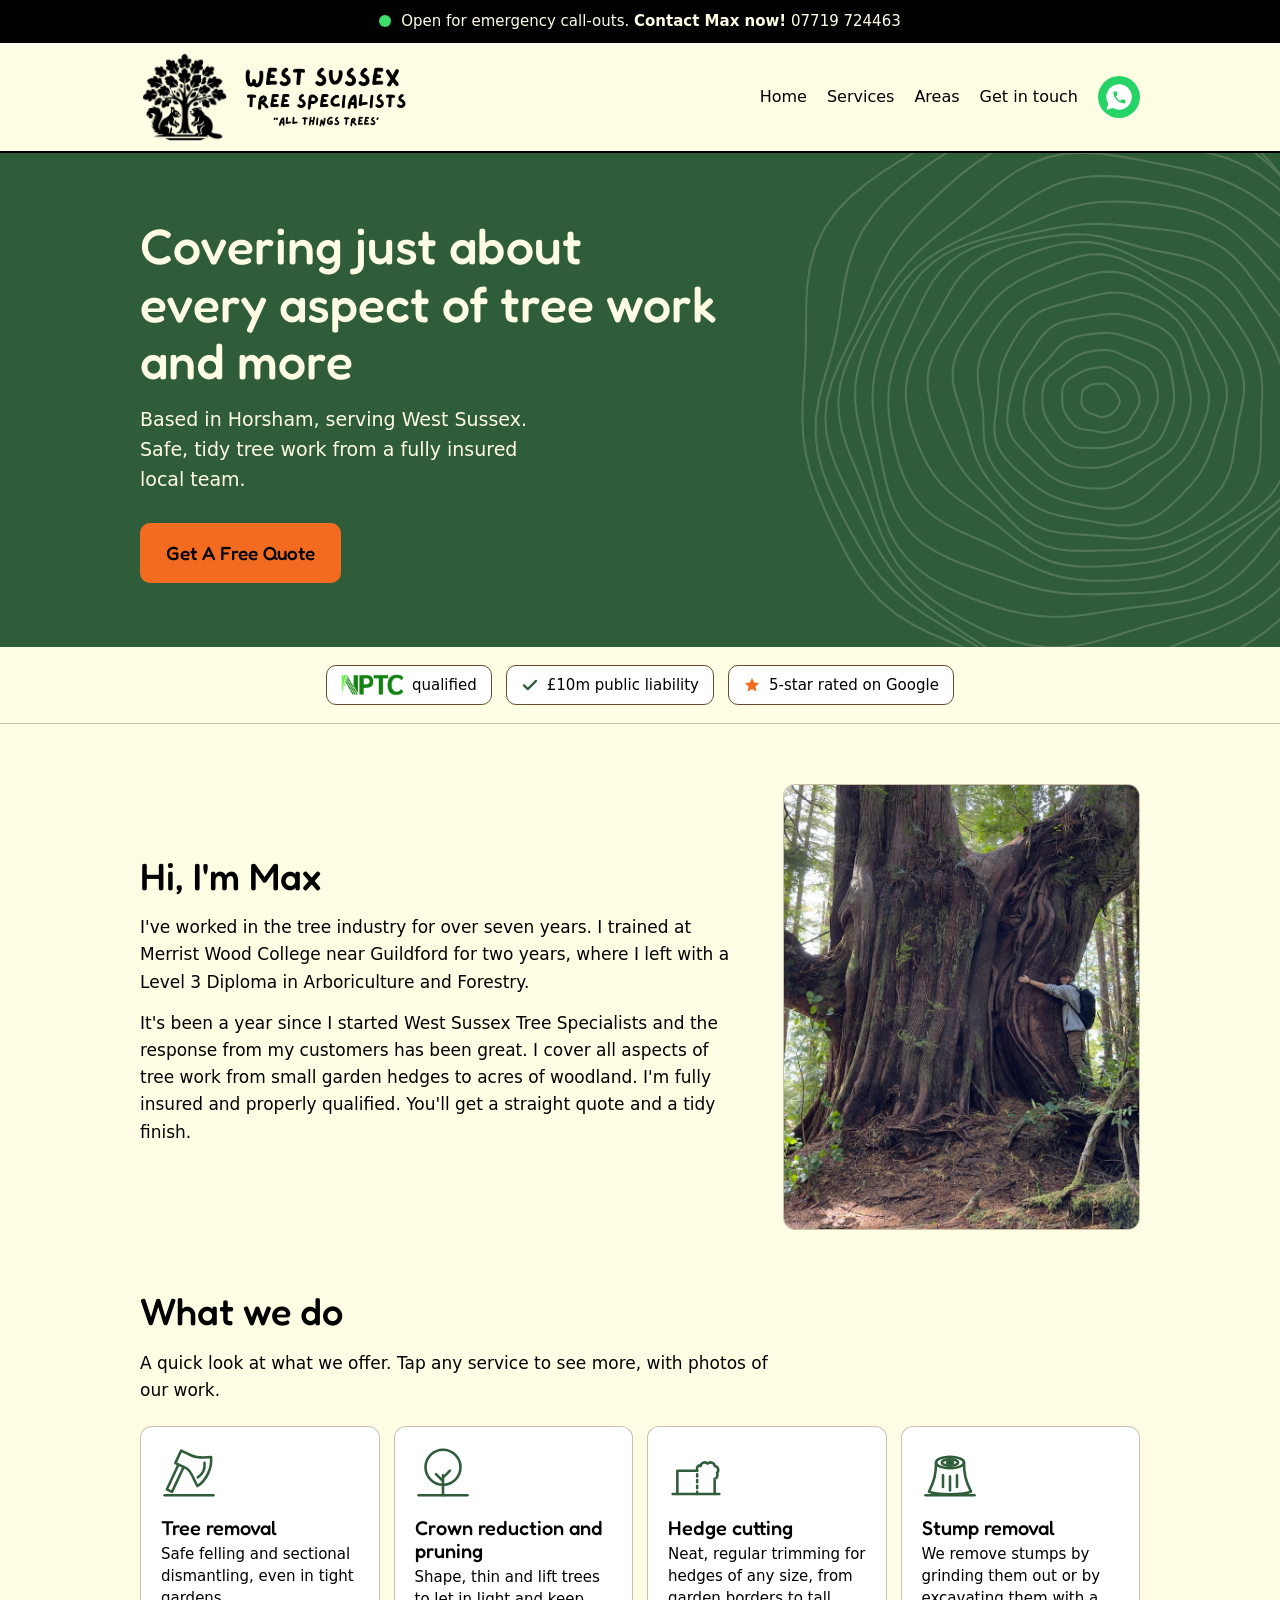
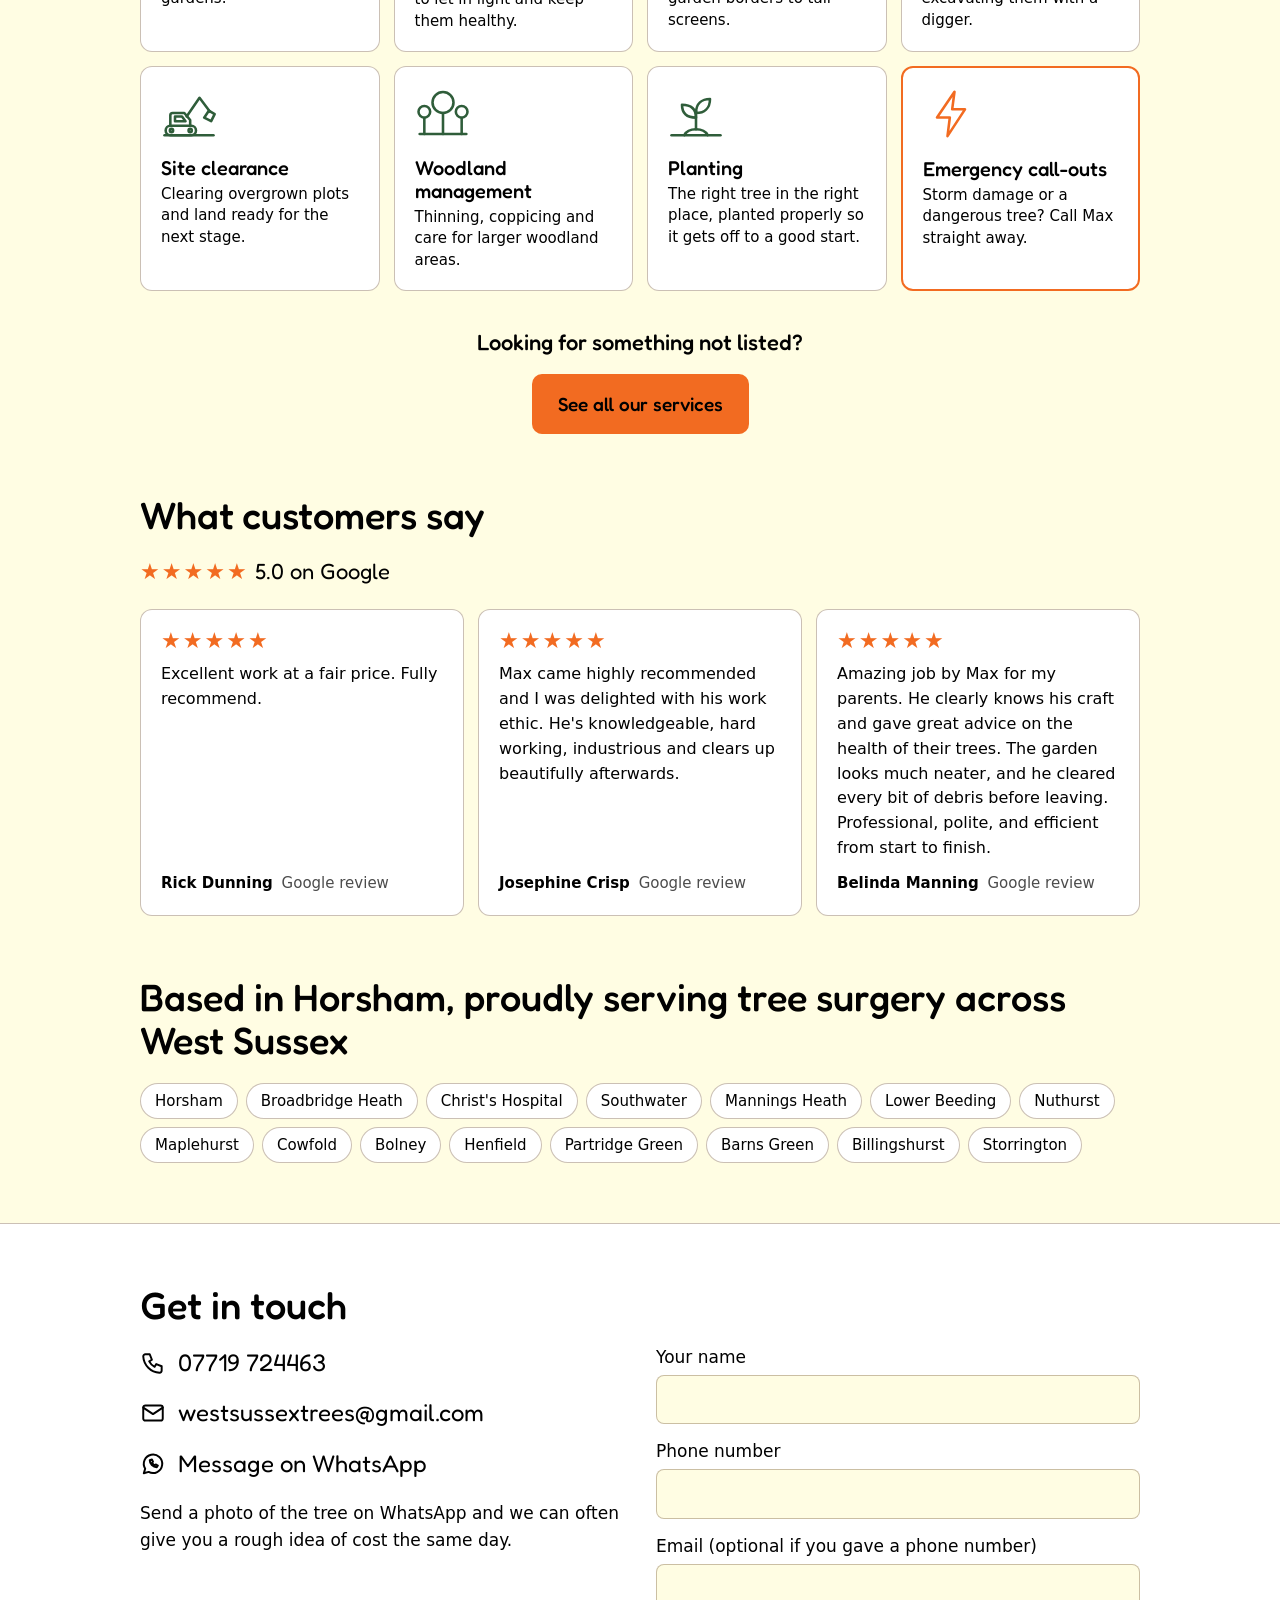
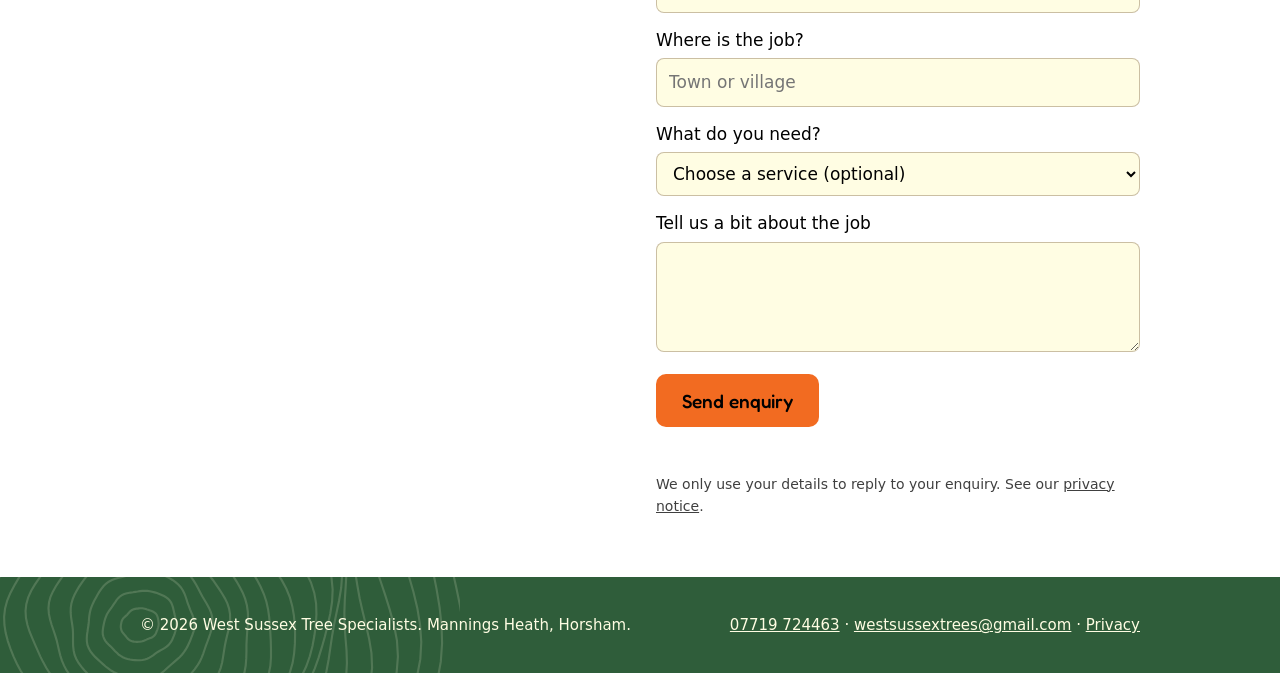
<file: index.html>
<!DOCTYPE html>
<html lang="en-GB">
<head>
<meta charset="utf-8">
<meta name="theme-color" content="#2F5D3A">
<meta name="viewport" content="width=device-width, initial-scale=1, viewport-fit=cover">
<title>West Sussex Tree Specialists | Tree surgeons in Horsham and West Sussex</title>
<meta name="description" content="Professional tree surgeons based in Horsham, serving West Sussex. Tree removal, crown reduction, hedge cutting, stump grinding and emergency call-outs. NPTC qualified and fully insured.">
<link rel="icon" href="favicon.ico" sizes="48x48">
<link rel="icon" href="favicon-32.png" type="image/png" sizes="32x32">
<link rel="apple-touch-icon" href="apple-touch-icon.png">
<link rel="preconnect" href="https://fonts.googleapis.com">
<link rel="preconnect" href="https://fonts.gstatic.com" crossorigin>
<link href="https://fonts.googleapis.com/css2?family=Fredoka:wght@400;500;600&display=swap" rel="stylesheet">
<link rel="stylesheet" href="style.css">
<script type="application/ld+json">{"@context": "https://schema.org", "@type": "LocalBusiness", "name": "West Sussex Tree Specialists", "description": "Tree surgeons based in Mannings Heath near Horsham, covering West Sussex. NPTC qualified and fully insured.", "telephone": "+447719724463", "email": "westsussextrees@gmail.com", "address": {"@type": "PostalAddress", "addressLocality": "Mannings Heath", "addressRegion": "West Sussex", "addressCountry": "GB"}, "areaServed": [{"@type": "Place", "name": "Horsham, West Sussex"}, {"@type": "Place", "name": "Broadbridge Heath, West Sussex"}, {"@type": "Place", "name": "Christ's Hospital, West Sussex"}, {"@type": "Place", "name": "Southwater, West Sussex"}, {"@type": "Place", "name": "Mannings Heath, West Sussex"}, {"@type": "Place", "name": "Lower Beeding, West Sussex"}, {"@type": "Place", "name": "Nuthurst, West Sussex"}, {"@type": "Place", "name": "Maplehurst, West Sussex"}, {"@type": "Place", "name": "Cowfold, West Sussex"}, {"@type": "Place", "name": "Bolney, West Sussex"}, {"@type": "Place", "name": "Henfield, West Sussex"}, {"@type": "Place", "name": "Partridge Green, West Sussex"}, {"@type": "Place", "name": "Barns Green, West Sussex"}, {"@type": "Place", "name": "Billingshurst, West Sussex"}, {"@type": "Place", "name": "Storrington, West Sussex"}], "knowsAbout": ["Tree surgery", "Tree removal", "Crown reduction", "Hedge cutting", "Stump removal", "Woodland management", "Ash dieback", "Tree planting"], "hasOfferCatalog": {"@type": "OfferCatalog", "name": "Tree services", "itemListElement": [{"@type": "Offer", "itemOffered": {"@type": "Service", "name": "Tree removal"}}, {"@type": "Offer", "itemOffered": {"@type": "Service", "name": "Crown reduction and pruning"}}, {"@type": "Offer", "itemOffered": {"@type": "Service", "name": "Hedge cutting"}}, {"@type": "Offer", "itemOffered": {"@type": "Service", "name": "Stump removal"}}, {"@type": "Offer", "itemOffered": {"@type": "Service", "name": "Site clearance"}}, {"@type": "Offer", "itemOffered": {"@type": "Service", "name": "Woodland management"}}, {"@type": "Offer", "itemOffered": {"@type": "Service", "name": "Ash dieback management"}}, {"@type": "Offer", "itemOffered": {"@type": "Service", "name": "Tree and hedge planting"}}, {"@type": "Offer", "itemOffered": {"@type": "Service", "name": "Emergency tree call-outs"}}]}}</script>
</head>
<body>
<div class="alert"><a href="tel:07719724463"><i class="dot" aria-hidden="true"></i><span class="t"><span class="l1">Open for emergency call-outs</span> <span class="l2">Contact Max now!</span> <span class="num">07719 724463</span></span></a></div>
<header>
  <div class="wrap">
    <a class="brand" href="#top" aria-label="West Sussex Tree Specialists home"><img class="mark" src="logo-icon.png" alt="" width="184" height="190"><img class="word" src="logo-text.png" alt="West Sussex Tree Specialists. All things trees." width="520" height="203"></a>
    <button class="burger" type="button" aria-expanded="false" aria-controls="menu" aria-label="Menu"><svg viewBox="0 0 24 24" fill="none" stroke="currentColor" stroke-width="2.6" stroke-linecap="round" aria-hidden="true"><path d="M3 6h18M3 12h18M3 18h18"/></svg></button>
    <nav id="menu" aria-label="Main">
      <a href="#top">Home</a>
      <a href="services.html">Services</a>
      <a href="#areas">Areas</a>
      <a href="#contact">Get in touch</a>
    </nav>
    <a class="wa" href="https://wa.me/447719724463" aria-label="Message us on WhatsApp"><svg viewBox="0 0 24 24" aria-hidden="true"><path fill="#fff" d="M12 2.5a9.5 9.5 0 0 0-8.1 14.4L2.7 21.5l4.8-1.2A9.5 9.5 0 1 0 12 2.5z"/><path fill="#25D366" transform="translate(6.3 6.3) scale(.5)" d="M6.62 10.79c1.44 2.83 3.76 5.14 6.59 6.59l2.2-2.2c.27-.27.67-.36 1.02-.24 1.12.37 2.33.57 3.57.57.55 0 1 .45 1 1V20c0 .55-.45 1-1 1-9.39 0-17-7.61-17-17 0-.55.45-1 1-1h3.5c.55 0 1 .45 1 1 0 1.25.2 2.45.57 3.57.11.35.03.74-.25 1.02l-2.2 2.2z"/></svg></a>
  </div>
</header>

<main id="top">
<div class="hero">
  <svg class="rings" viewBox="-300 -300 600 600" aria-hidden="true" fill="none" stroke="currentColor" stroke-width="2"></svg>
  <div class="wrap">
    <h1>Covering just about every aspect of tree work and more</h1>
    <p>Based in Horsham, serving West Sussex. Safe, tidy tree work from a fully insured local team.</p>
    <div class="btns">
      <a class="btn call" href="#contact">Get A Free Quote</a>
    </div>
  </div>
</div>

<div class="badges">
  <div class="wrap">
    <ul>
      <li><img src="nptc-logo.png" alt="NPTC" width="52" height="22">qualified</li>
            <li><svg class="tick" viewBox="0 0 24 24" fill="none" stroke="currentColor" stroke-width="3" stroke-linecap="round" stroke-linejoin="round" aria-hidden="true"><path d="M4 12.5l5 5L20 6.5"/></svg>£10m public liability</li>
      <li><svg viewBox="0 0 24 24" fill="#F26B21" aria-hidden="true"><path d="M12 2.5l2.9 6.1 6.6.8-4.9 4.6 1.3 6.6L12 17.3 6.1 20.6l1.3-6.6L2.5 9.4l6.6-.8z"/></svg>5-star rated on Google</li>
    </ul>
  </div>
</div>

<section class="about" id="about">
  <div class="wrap ab">
    <div class="abtxt">
    <h2>Hi, I'm Max</h2>
    <p>I've worked in the tree industry for over seven years. I trained at Merrist Wood College near Guildford for two years, where I left with a Level 3 Diploma in Arboriculture and Forestry.</p>
    <p>It's been a year since I started West Sussex Tree Specialists and the response from my customers has been great. I cover all aspects of tree work from small garden hedges to acres of woodland. I'm fully insured and properly qualified. You'll get a straight quote and a tidy finish.</p>
    </div>
    <div class="abpics"><figure class="abpic"><img src="max-tree.jpg" alt="Max smiling as he hugs the huge trunk of an ancient tree in a forest" width="760" height="950" loading="lazy"></figure></div>
  </div>
</section>

<section id="services" style="padding-top:0">
  <div class="wrap">
    <h2>What we do</h2>
    <p class="lead">A quick look at what we offer. Tap any service to see more, with photos of our work.</p>
    <div class="ov">
      <a class="tile" href="services.html#tree-removal"><svg viewBox="0 0 48 48" fill="none" stroke="currentColor" stroke-width="2.2" stroke-linecap="round" stroke-linejoin="round" aria-hidden="true"><path d="M3 43h42"/><g transform="translate(-4.44 -1.40) scale(0.981) rotate(25 24 26)" stroke-width="2.24"><path d="M14 9H24C30 9 35 6 40 3C45 11 45 23 40 31C35 28 30 21 24 21H14Z"/><path d="M37 10C40 15 40 19 37 24"/><path d="M17 21V45H22V21"/></g></svg><div><h3>Tree removal</h3><p>Safe felling and sectional dismantling, even in tight gardens.</p></div></a>
      <a class="tile" href="services.html#crown-reduction"><svg viewBox="0 0 48 48" fill="none" stroke="currentColor" stroke-width="2.2" stroke-linecap="round" stroke-linejoin="round" aria-hidden="true"><path d="M3 43h42"/><circle cx="24" cy="19" r="15"/><path d="M24 43V34M24 34V26M24 31l-6-6M24 28l6-6"/></svg><div><h3>Crown reduction and pruning</h3><p>Shape, thin and lift trees to let in light and keep them healthy.</p></div></a>
      <a class="tile" href="services.html#hedge-cutting"><svg viewBox="0 0 48 48" fill="none" stroke="currentColor" stroke-width="2.2" stroke-linecap="round" stroke-linejoin="round" aria-hidden="true"><path d="M4 42h40"/><path d="M8 42V22h17"/><path d="M25 22c-1-3 1-5 3-4 0-3 4-4 6-2 2-2 6-1 6 2 3 0 4 4 2 6 1 2 0 5-2 5V42"/><path d="M25 25v17" stroke-dasharray="2 3"/></svg><div><h3>Hedge cutting</h3><p>Neat, regular trimming for hedges of any size, from garden borders to tall screens.</p></div></a>
      <a class="tile" href="services.html#stump-removal"><svg viewBox="0 0 48 48" fill="none" stroke="currentColor" stroke-width="2.2" stroke-linecap="round" stroke-linejoin="round" aria-hidden="true"><path d="M3 43h42"/><ellipse cx="24" cy="15" rx="12" ry="5"/><ellipse cx="24" cy="15" rx="7" ry="2.8"/><ellipse cx="24" cy="15" rx="2.5" ry="1"/><path d="M12 15c0 9-1 15-6 25M36 15c0 9 1 15 6 25M6 40c6 3 30 3 36 0"/><path d="M18 26v10M24 27v12M30 26v10"/></svg><div><h3>Stump removal</h3><p>We remove stumps by grinding them out or by excavating them with a digger.</p></div></a>
      <a class="tile" href="services.html#site-clearance"><svg viewBox="0 0 48 48" fill="none" stroke="currentColor" stroke-width="2.2" stroke-linecap="round" stroke-linejoin="round" aria-hidden="true"><path d="M3 43h42"/><rect x="4" y="35" width="26" height="8" rx="4"/><circle cx="9" cy="39" r="1.4"/><circle cx="25" cy="39" r="1.4"/><path d="M8 35v-9a2 2 0 0 1 2-2h10l5 6v5"/><path d="M12 27h6l3 4H12z"/><path d="M22 27L33 11l9 12"/><path d="M41 22l5 3-3 6-6-3z"/></svg><div><h3>Site clearance</h3><p>Clearing overgrown plots and land ready for the next stage.</p></div></a>
      <a class="tile" href="woodland-management.html"><svg viewBox="0 0 48 48" fill="none" stroke="currentColor" stroke-width="2.2" stroke-linecap="round" stroke-linejoin="round" aria-hidden="true"><path d="M4 42h40"/><circle cx="8" cy="23" r="5"/><path d="M8 28v14"/><circle cx="40" cy="23" r="5"/><path d="M40 28v14"/><circle cx="24" cy="15" r="9"/><path d="M24 24v18"/></svg><div><h3>Woodland management</h3><p>Thinning, coppicing and care for larger woodland areas.</p></div></a>
      <a class="tile" href="planting.html"><svg viewBox="0 0 48 48" fill="none" stroke="currentColor" stroke-width="2.2" stroke-linecap="round" stroke-linejoin="round" aria-hidden="true"><path d="M3 43h42"/><path d="M14 43c2-4 6-5 10-5s8 1 10 5"/><path d="M24 38V22"/><path d="M24 28C16 28 12 24 12 17C20 17 24 21 24 28Z"/><path d="M24 24C24 16 29 12 36 12C36 20 31 24 24 24Z"/></svg><div><h3>Planting</h3><p>The right tree in the right place, planted properly so it gets off to a good start.</p></div></a>
      <a class="tile urgent" href="services.html#emergency"><svg viewBox="0 0 48 48" fill="none" stroke="currentColor" stroke-width="2.2" stroke-linecap="round" stroke-linejoin="round" aria-hidden="true"><path d="M27 5L12 27h11l-2 16 15-23H25z"/></svg><div><h3>Emergency call-outs</h3><p>Storm damage or a dangerous tree? Call Max straight away.</p></div></a>
    </div>
    <div class="listmore">
      <p class="notlisted">Looking for something not listed?</p>
      <a class="btn call" href="services.html">See all our services</a>
    </div>
  </div>
</section>

<section class="reviews" id="reviews" style="padding-top:0">
  <div class="wrap">
    <h2>What customers say</h2>
    <div class="stars"><b>★★★★★</b> 5.0 on Google</div>
    <div class="rvgrid">
      <figure class="rv"><div class="rvs" role="img" aria-label="5 out of 5 stars">&#9733;&#9733;&#9733;&#9733;&#9733;</div><blockquote>Excellent work at a fair price. Fully recommend.</blockquote><figcaption><strong>Rick Dunning</strong> <span>Google review</span></figcaption></figure>
      <figure class="rv"><div class="rvs" role="img" aria-label="5 out of 5 stars">&#9733;&#9733;&#9733;&#9733;&#9733;</div><blockquote>Max came highly recommended and I was delighted with his work ethic. He's knowledgeable, hard working, industrious and clears up beautifully afterwards.</blockquote><figcaption><strong>Josephine Crisp</strong> <span>Google review</span></figcaption></figure>
      <figure class="rv"><div class="rvs" role="img" aria-label="5 out of 5 stars">&#9733;&#9733;&#9733;&#9733;&#9733;</div><blockquote>Amazing job by Max for my parents. He clearly knows his craft and gave great advice on the health of their trees. The garden looks much neater, and he cleared every bit of debris before leaving. Professional, polite, and efficient from start to finish.</blockquote><figcaption><strong>Belinda Manning</strong> <span>Google review</span></figcaption></figure>
    </div>
  </div>
</section>

<section class="areas" id="areas" style="padding-top:0">
  <div class="wrap">
    <h2>Based in Horsham, proudly serving tree surgery across West Sussex</h2>
    <ul>
      <li>Horsham</li><li>Broadbridge Heath</li><li>Christ's Hospital</li><li>Southwater</li><li>Mannings Heath</li><li>Lower Beeding</li><li>Nuthurst</li><li>Maplehurst</li><li>Cowfold</li><li>Bolney</li><li>Henfield</li><li>Partridge Green</li><li>Barns Green</li><li>Billingshurst</li><li>Storrington</li>
    </ul>
  </div>
</section>

<section class="contact" id="contact">
  <div class="wrap">
    <h2>Get in touch</h2>
    <div class="cols">
      <div>
        <a class="big" href="tel:07719724463"><svg viewBox="0 0 24 24" fill="none" stroke="currentColor" stroke-width="1.8" stroke-linecap="round" stroke-linejoin="round" aria-hidden="true"><path d="M5 4h4l2 5-2.5 1.5a11 11 0 0 0 5 5L15 13l5 2v4a2 2 0 0 1-2 2A16 16 0 0 1 3 6a2 2 0 0 1 2-2z"/></svg>07719 724463</a>
        <a class="big" href="mailto:westsussextrees@gmail.com"><svg viewBox="0 0 24 24" fill="none" stroke="currentColor" stroke-width="1.8" stroke-linecap="round" stroke-linejoin="round" aria-hidden="true"><rect x="3" y="5" width="18" height="14" rx="2"/><path d="M3 7l9 6 9-6"/></svg>westsussextrees@gmail.com</a>
        <a class="big" href="https://wa.me/447719724463"><svg viewBox="0 0 24 24" fill="none" stroke="currentColor" stroke-width="1.8" stroke-linecap="round" stroke-linejoin="round" aria-hidden="true"><path d="M3.5 20.5l1.3-4.2A8.5 8.5 0 1 1 8 19.3z"/><path d="M9 8.5c0 3.5 3 6.5 6.5 6.5l1-1.6-2-1-.9.8c-1-.4-2-1.4-2.4-2.4l.8-.9-1-2z"/></svg>Message on WhatsApp</a>
        <p>Send a photo of the tree on WhatsApp and we can often give you a rough idea of cost the same day.</p>
      </div>
      <form id="enquiry" action="https://api.web3forms.com/submit" method="POST" novalidate>
        <input type="hidden" name="access_key" value="27cc7ba6-4bc8-44e3-87b8-145cb0f3b67f">
        <input type="hidden" name="subject" value="New website enquiry - West Sussex Tree Specialists">
        <input type="hidden" name="from_name" value="West Sussex Tree Specialists website">
        <input type="checkbox" name="botcheck" class="hp" tabindex="-1" autocomplete="off" aria-hidden="true">
        <label for="f-name">Your name</label><input id="f-name" name="name" autocomplete="name" required>
        <label for="f-phone">Phone number</label><input id="f-phone" name="phone" type="tel" autocomplete="tel">
        <label for="f-email">Email (optional if you gave a phone number)</label><input id="f-email" name="email" type="email" autocomplete="email">
        <label for="f-town">Where is the job?</label><input id="f-town" name="town" autocomplete="address-level2" placeholder="Town or village">
        <label for="f-service">What do you need?</label><select id="f-service" name="service"><option value="">Choose a service (optional)</option><option>Tree removal</option><option>Crown reduction and pruning</option><option>Hedge cutting</option><option>Stump removal</option><option>Site clearance</option><option>Woodland management</option><option>Ash dieback</option><option>Planting</option><option>Emergency call-out</option><option>Something else</option></select>
        <label for="f-msg">Tell us a bit about the job</label><textarea id="f-msg" name="message" required></textarea>
        <button class="btn call" type="submit">Send enquiry</button>
        <p id="formmsg" role="status" aria-live="polite"></p>
        <small>We only use your details to reply to your enquiry. See our <a href="privacy.html">privacy notice</a>.</small>
      </form>
    </div>
  </div>
</section>
</main>

<footer>
  <svg class="rings left" viewBox="-300 -300 600 600" aria-hidden="true" fill="none" stroke="currentColor" stroke-width="2"></svg>
  <div class="wrap">
    <p>&copy; 2026 West Sussex Tree Specialists. Mannings Heath, Horsham.</p>
    <p><a href="tel:07719724463">07719 724463</a> &middot; <a href="mailto:westsussextrees@gmail.com">westsussextrees@gmail.com</a> &middot; <a href="privacy.html">Privacy</a></p>
  </div>
</footer>

<script src="script.js"></script>
</body>
</html>
</file>
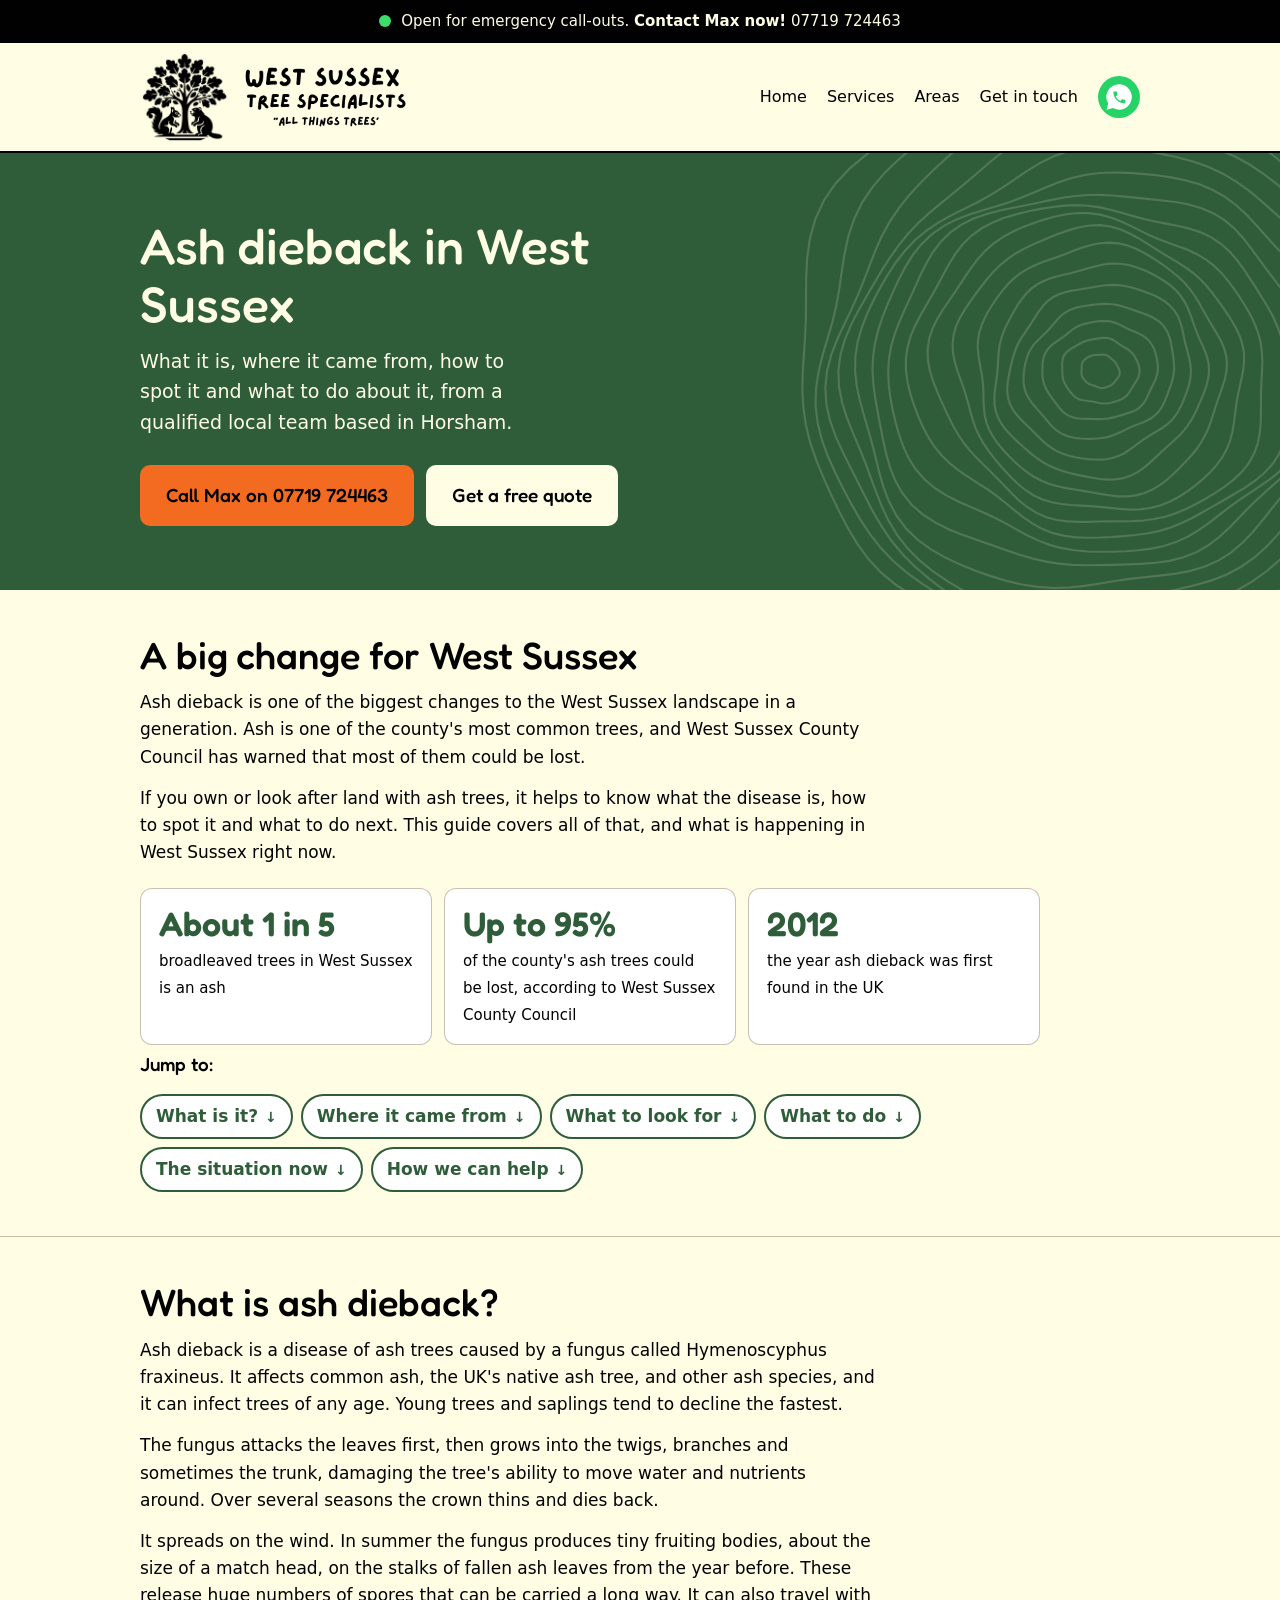
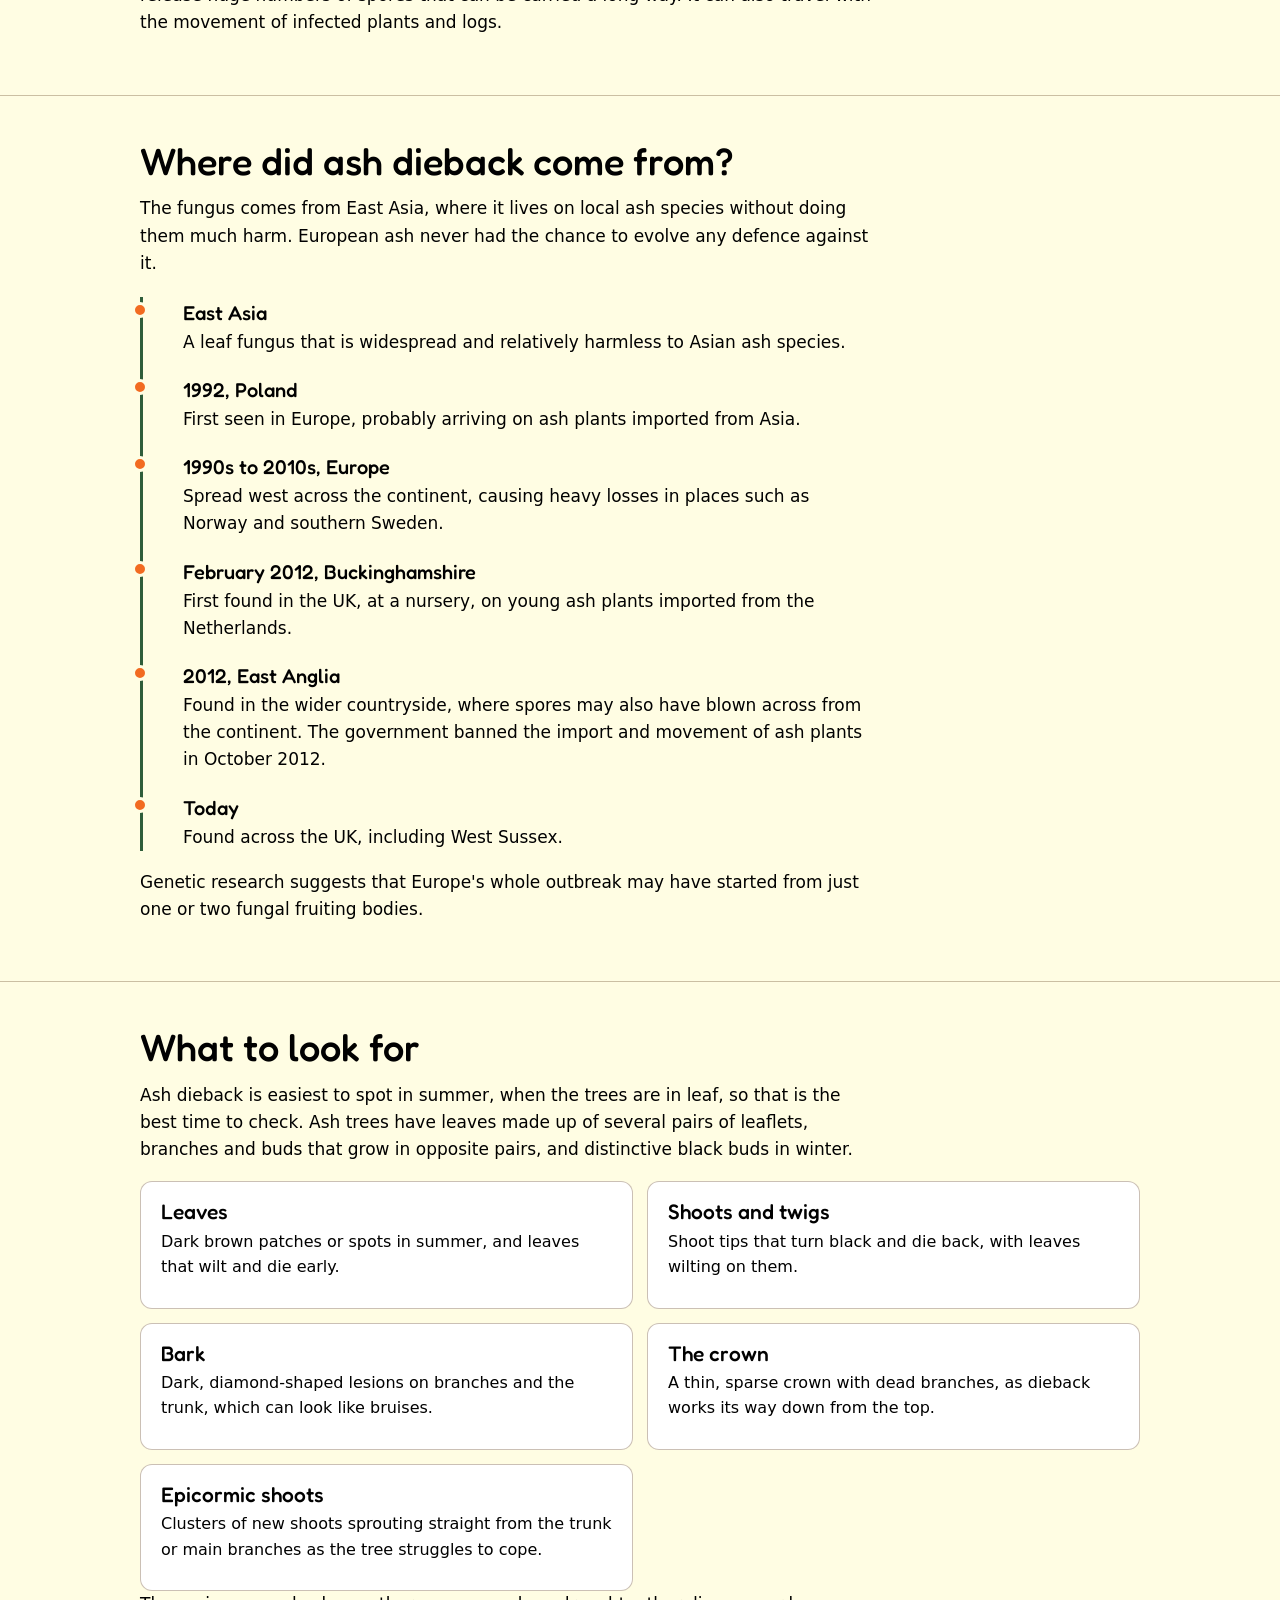
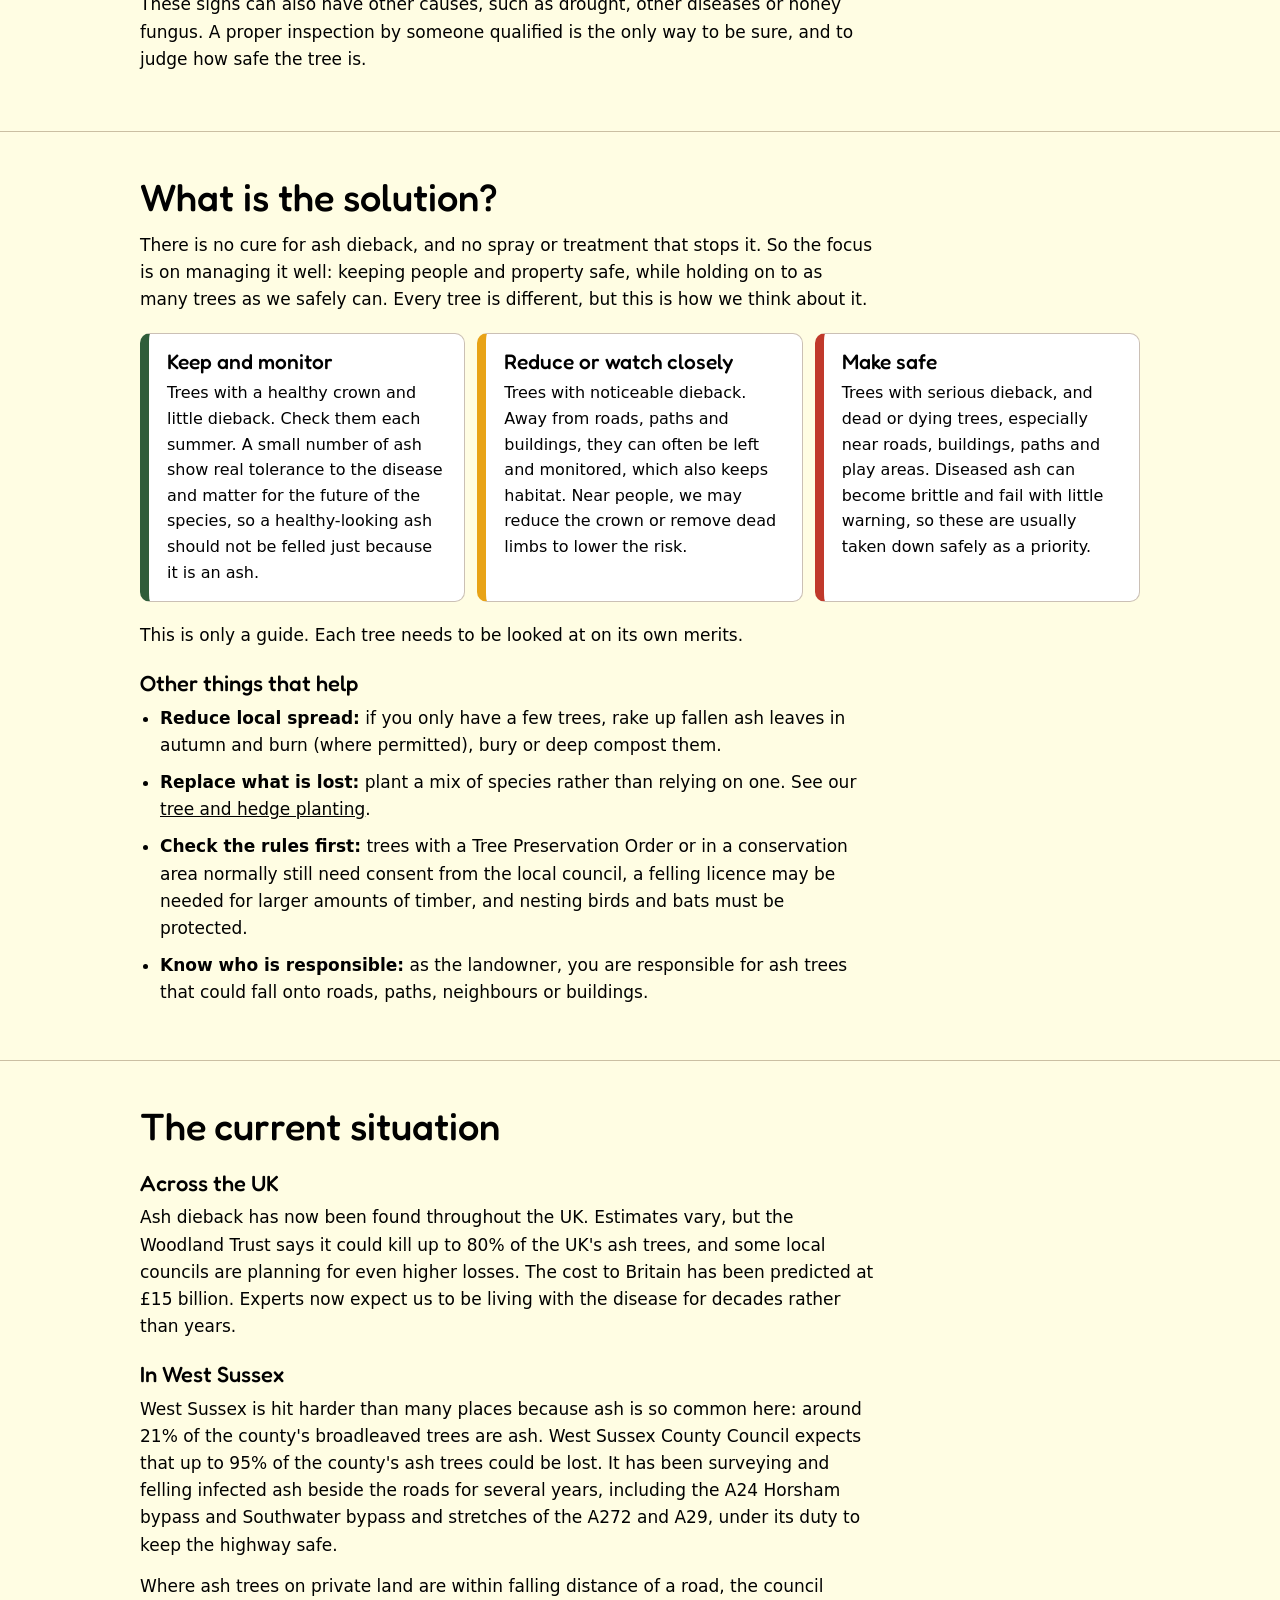
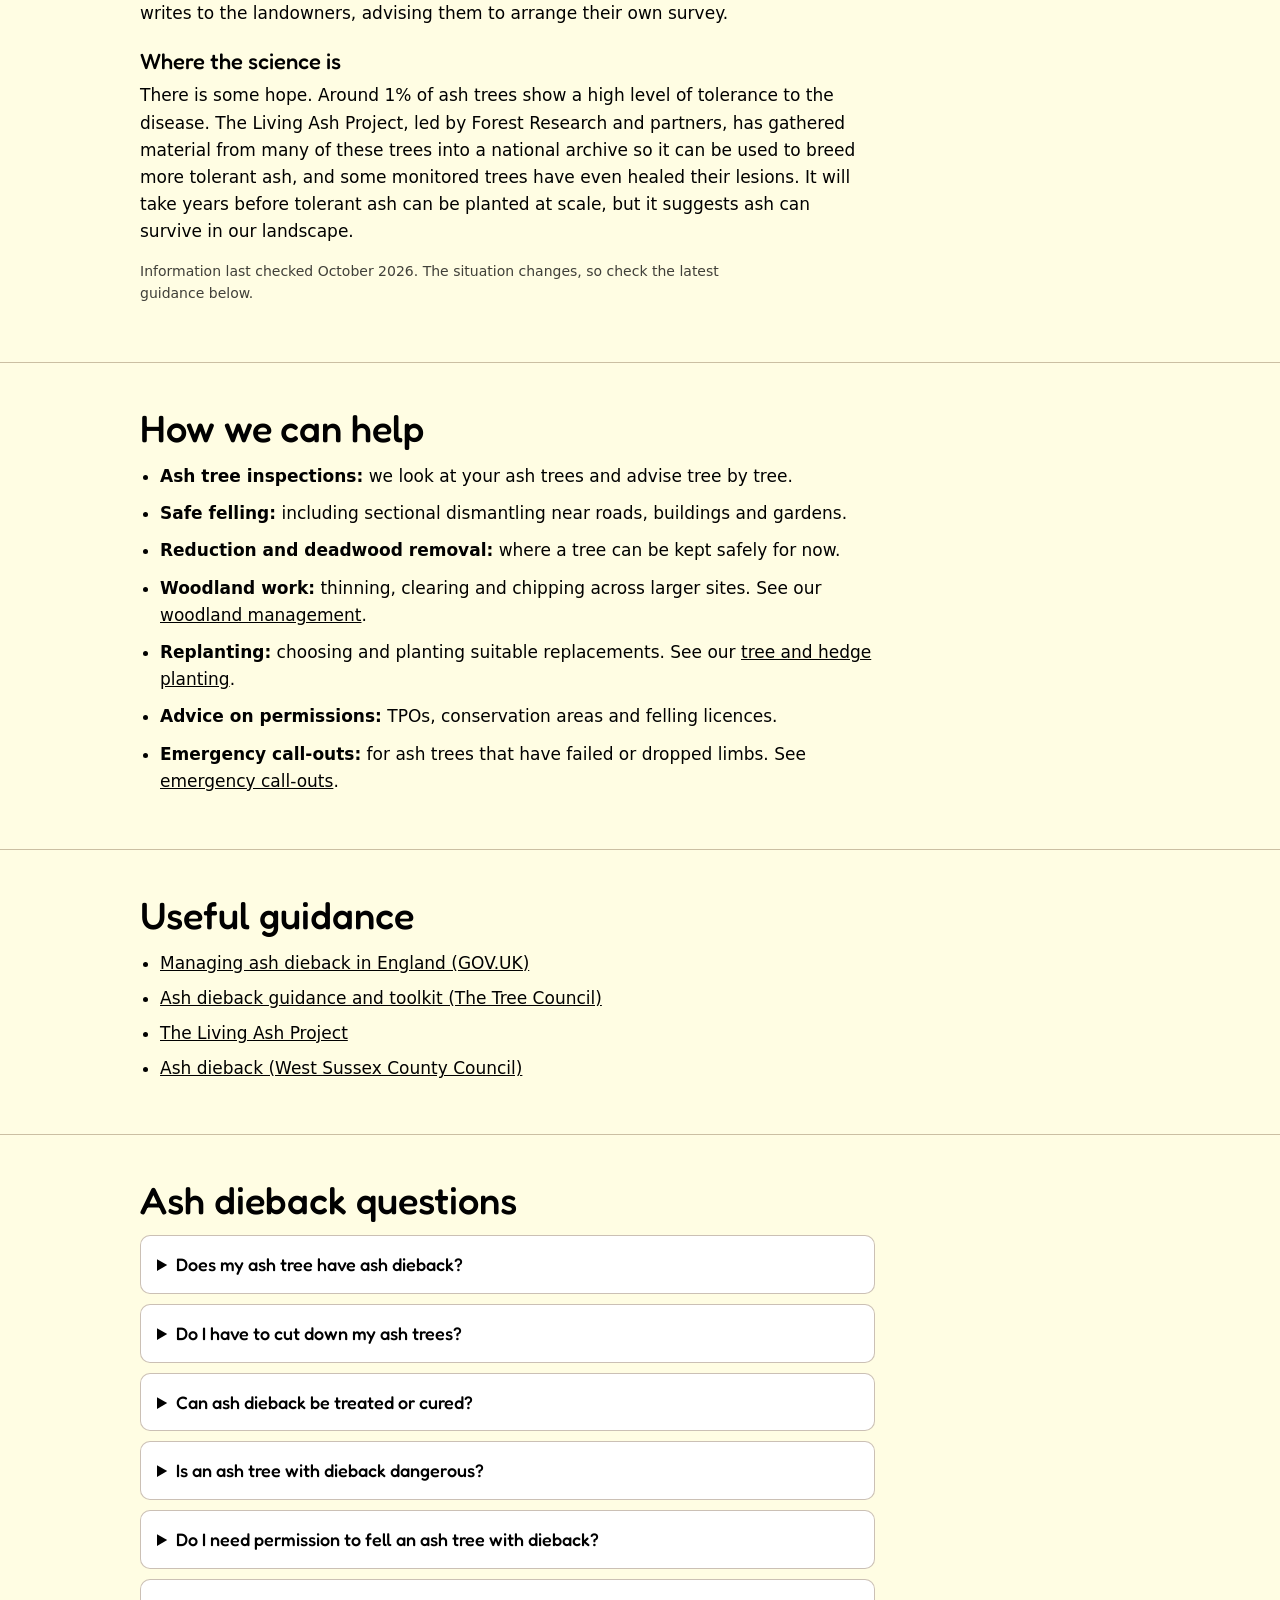
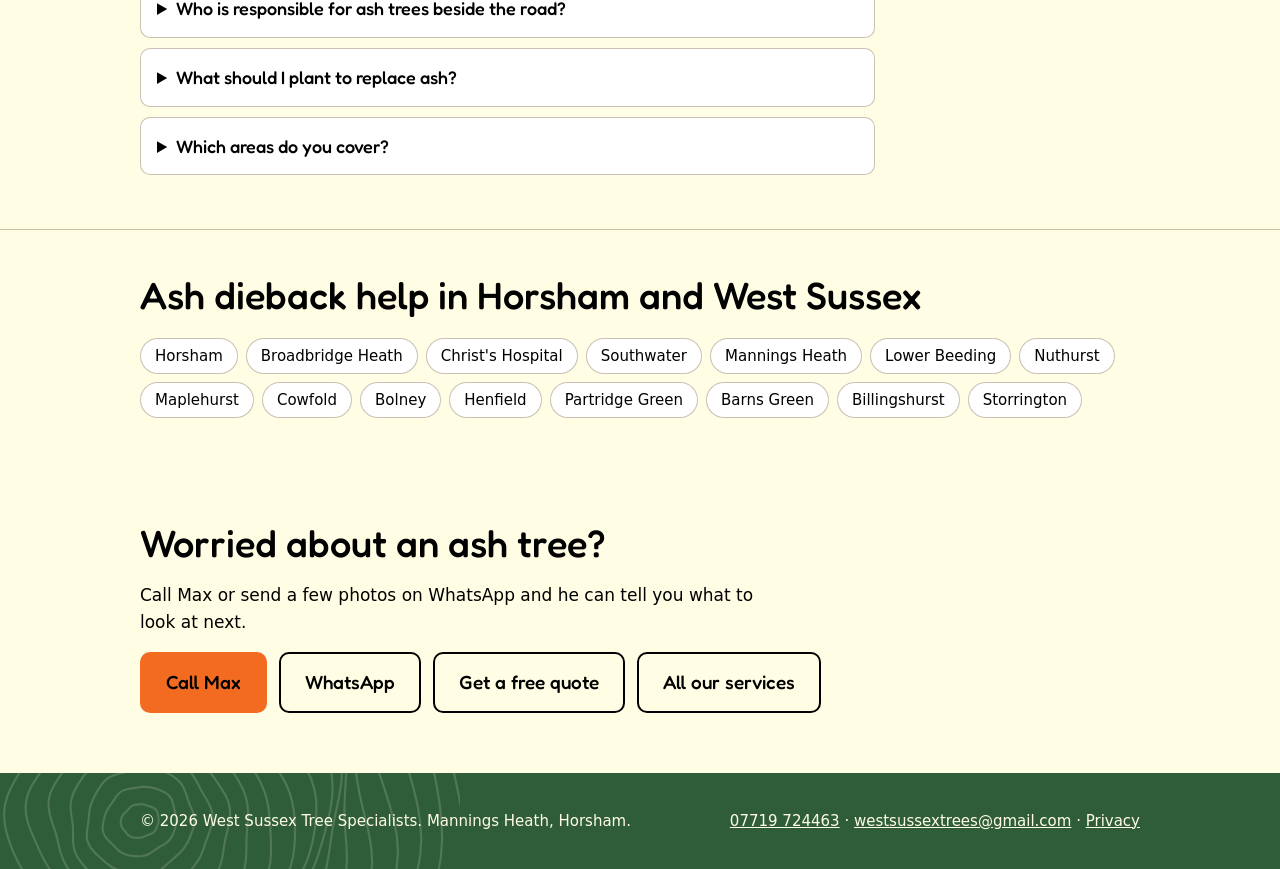
<file: ash-dieback.html>
<!DOCTYPE html>
<html lang="en-GB">
<head>
<meta charset="utf-8">
<meta name="viewport" content="width=device-width, initial-scale=1, viewport-fit=cover">
<title>Ash Dieback in West Sussex: Signs, Causes and What to Do | West Sussex Tree Specialists</title>
<meta name="description" content="Ash dieback in West Sussex: what it is, where it came from, how to spot it, what to do and the latest situation. Local tree surgeons in Horsham for ash surveys, felling and replanting.">
<link rel="preconnect" href="https://fonts.googleapis.com">
<link rel="preconnect" href="https://fonts.gstatic.com" crossorigin>
<link href="https://fonts.googleapis.com/css2?family=Fredoka:wght@400;500;600&display=swap" rel="stylesheet">
<link rel="stylesheet" href="style.css">

<script type="application/ld+json">{"@context": "https://schema.org", "@type": "FAQPage", "mainEntity": [{"@type": "Question", "name": "Does my ash tree have ash dieback?", "acceptedAnswer": {"@type": "Answer", "text": "Look for dark patches on the leaves in summer, dead twigs and branches in the crown, dark diamond-shaped lesions on the bark, and clusters of new shoots on the trunk. Summer is the best time to check, because the tree is in leaf. These signs can have other causes, such as drought or other diseases, so if you are unsure we can inspect the tree and tell you what is going on."}}, {"@type": "Question", "name": "Do I have to cut down my ash trees?", "acceptedAnswer": {"@type": "Answer", "text": "Not always. Finding ash dieback on a tree does not automatically mean it must come down, and some ash show real tolerance to the disease. But if a tree is near a road, path, building or garden and could cause harm if it failed, it needs to be made safe, and that usually means felling or reducing it."}}, {"@type": "Question", "name": "Can ash dieback be treated or cured?", "acceptedAnswer": {"@type": "Answer", "text": "No. There is no known cure and no treatment that stops the disease. Management is about keeping people safe, keeping healthy-looking and tolerant trees where it is safe to do so, and replanting."}}, {"@type": "Question", "name": "Is an ash tree with dieback dangerous?", "acceptedAnswer": {"@type": "Answer", "text": "It can be. Diseased ash can become brittle, so branches can drop and whole trees can fail with little warning, especially in wind. Trees with serious dieback near people or property should be assessed promptly."}}, {"@type": "Question", "name": "Do I need permission to fell an ash tree with dieback?", "acceptedAnswer": {"@type": "Answer", "text": "It depends. Trees with a Tree Preservation Order or in a conservation area normally still need consent from the local council first. A felling licence may be needed for larger amounts of timber, and we have to protect nesting birds and bats. We will check what applies before any work starts."}}, {"@type": "Question", "name": "Who is responsible for ash trees beside the road?", "acceptedAnswer": {"@type": "Answer", "text": "West Sussex County Council looks after ash trees that it is responsible for beside the highway. Ash trees on private land are the landowner's responsibility, and the council writes to landowners where infected trees are within falling distance of a road, advising them to arrange their own survey."}}, {"@type": "Question", "name": "What should I plant to replace ash?", "acceptedAnswer": {"@type": "Answer", "text": "A mix of species is best rather than relying on one. Oak, field maple, hornbeam, lime, hazel and birch are all good options, and the right choice depends on your soil and site. We can advise and plant them for you."}}, {"@type": "Question", "name": "Which areas do you cover?", "acceptedAnswer": {"@type": "Answer", "text": "We are based in Mannings Heath near Horsham and cover ash dieback surveys and tree work across West Sussex, including Horsham, Billingshurst, Southwater, Cowfold, Henfield, Storrington, Nuthurst and Lower Beeding."}}]}</script>
</head>
<body>
<div class="alert"><a href="tel:07719724463"><i class="dot" aria-hidden="true"></i><span class="t"><span class="l1">Open for emergency call-outs</span> <span class="l2">Contact Max now!</span> <span class="num">07719 724463</span></span></a></div>
<header>
  <div class="wrap">
    <a class="brand" href="index.html" aria-label="West Sussex Tree Specialists home"><img class="mark" src="logo-icon.png" alt="" width="184" height="190"><img class="word" src="logo-text.png" alt="West Sussex Tree Specialists. All things trees." width="520" height="203"></a>
    <button class="burger" type="button" aria-expanded="false" aria-controls="menu" aria-label="Menu"><svg viewBox="0 0 24 24" fill="none" stroke="currentColor" stroke-width="2.6" stroke-linecap="round" aria-hidden="true"><path d="M3 6h18M3 12h18M3 18h18"/></svg></button>
    <nav id="menu" aria-label="Main">
      <a href="index.html">Home</a>
      <a href="services.html">Services</a>
      <a href="index.html#areas">Areas</a>
      <a href="index.html#contact">Get in touch</a>
    </nav>
    <a class="wa" href="https://wa.me/447719724463" aria-label="Message us on WhatsApp"><svg viewBox="0 0 24 24" aria-hidden="true"><path fill="#fff" d="M12 2.5a9.5 9.5 0 0 0-8.1 14.4L2.7 21.5l4.8-1.2A9.5 9.5 0 1 0 12 2.5z"/><path fill="#25D366" transform="translate(6.3 6.3) scale(.5)" d="M6.62 10.79c1.44 2.83 3.76 5.14 6.59 6.59l2.2-2.2c.27-.27.67-.36 1.02-.24 1.12.37 2.33.57 3.57.57.55 0 1 .45 1 1V20c0 .55-.45 1-1 1-9.39 0-17-7.61-17-17 0-.55.45-1 1-1h3.5c.55 0 1 .45 1 1 0 1.25.2 2.45.57 3.57.11.35.03.74-.25 1.02l-2.2 2.2z"/></svg></a>
  </div>
</header>

<main id="top">
<div class="hero">
  <svg class="rings" viewBox="-300 -300 600 600" aria-hidden="true" fill="none" stroke="currentColor" stroke-width="2"></svg>
  <div class="wrap">
    <h1>Ash dieback in West Sussex</h1>
    <p>What it is, where it came from, how to spot it and what to do about it, from a qualified local team based in Horsham.</p>
    <div class="btns">
      <a class="btn call" href="tel:07719724463">Call Max on 07719 724463</a>
      <a class="btn quote" href="index.html#contact">Get a free quote</a>
    </div>
  </div>
</div>

<section class="wsec" id="intro"><div class="wrap">
  <h2>A big change for West Sussex</h2>
  <p>Ash dieback is one of the biggest changes to the West Sussex landscape in a generation. Ash is one of the county's most common trees, and West Sussex County Council has warned that most of them could be lost.</p>
  <p>If you own or look after land with ash trees, it helps to know what the disease is, how to spot it and what to do next. This guide covers all of that, and what is happening in West Sussex right now.</p>
  <div class="stats">
    <div class="stat"><b>About 1 in 5</b><span>broadleaved trees in West Sussex is an ash</span></div>
    <div class="stat"><b>Up to 95%</b><span>of the county's ash trees could be lost, according to West Sussex County Council</span></div>
    <div class="stat"><b>2012</b><span>the year ash dieback was first found in the UK</span></div>
  </div>
  <p class="jumplabel">Jump to:</p>
  <ul class="jump" aria-label="Jump to a section"><li><a href="#what">What is it?</a></li><li><a href="#origin">Where it came from</a></li><li><a href="#signs">What to look for</a></li><li><a href="#solution">What to do</a></li><li><a href="#situation">The situation now</a></li><li><a href="#help">How we can help</a></li></ul>
</div></section>

<section class="wsec" id="what"><div class="wrap">
  <h2>What is ash dieback?</h2>
  <p>Ash dieback is a disease of ash trees caused by a fungus called Hymenoscyphus fraxineus. It affects common ash, the UK's native ash tree, and other ash species, and it can infect trees of any age. Young trees and saplings tend to decline the fastest.</p>
  <p>The fungus attacks the leaves first, then grows into the twigs, branches and sometimes the trunk, damaging the tree's ability to move water and nutrients around. Over several seasons the crown thins and dies back.</p>
  <p>It spreads on the wind. In summer the fungus produces tiny fruiting bodies, about the size of a match head, on the stalks of fallen ash leaves from the year before. These release huge numbers of spores that can be carried a long way. It can also travel with the movement of infected plants and logs.</p>
</div></section>

<section class="wsec" id="origin"><div class="wrap">
  <h2>Where did ash dieback come from?</h2>
  <p>The fungus comes from East Asia, where it lives on local ash species without doing them much harm. European ash never had the chance to evolve any defence against it.</p>
  <ol class="timeline">
    <li><strong>East Asia</strong>A leaf fungus that is widespread and relatively harmless to Asian ash species.</li>
    <li><strong>1992, Poland</strong>First seen in Europe, probably arriving on ash plants imported from Asia.</li>
    <li><strong>1990s to 2010s, Europe</strong>Spread west across the continent, causing heavy losses in places such as Norway and southern Sweden.</li>
    <li><strong>February 2012, Buckinghamshire</strong>First found in the UK, at a nursery, on young ash plants imported from the Netherlands.</li>
    <li><strong>2012, East Anglia</strong>Found in the wider countryside, where spores may also have blown across from the continent. The government banned the import and movement of ash plants in October 2012.</li>
    <li><strong>Today</strong>Found across the UK, including West Sussex.</li>
  </ol>
  <p style="margin-top:18px">Genetic research suggests that Europe's whole outbreak may have started from just one or two fungal fruiting bodies.</p>
</div></section>

<section class="wsec" id="signs"><div class="wrap">
  <h2>What to look for</h2>
  <p>Ash dieback is easiest to spot in summer, when the trees are in leaf, so that is the best time to check. Ash trees have leaves made up of several pairs of leaflets, branches and buds that grow in opposite pairs, and distinctive black buds in winter.</p>
  <div class="opts two">
    <div class="card opt"><h3>Leaves</h3><p>Dark brown patches or spots in summer, and leaves that wilt and die early.</p></div>
    <div class="card opt"><h3>Shoots and twigs</h3><p>Shoot tips that turn black and die back, with leaves wilting on them.</p></div>
    <div class="card opt"><h3>Bark</h3><p>Dark, diamond-shaped lesions on branches and the trunk, which can look like bruises.</p></div>
    <div class="card opt"><h3>The crown</h3><p>A thin, sparse crown with dead branches, as dieback works its way down from the top.</p></div>
    <div class="card opt"><h3>Epicormic shoots</h3><p>Clusters of new shoots sprouting straight from the trunk or main branches as the tree struggles to cope.</p></div>
  </div>
  <p>These signs can also have other causes, such as drought, other diseases or honey fungus. A proper inspection by someone qualified is the only way to be sure, and to judge how safe the tree is.</p>
</div></section>

<section class="wsec" id="solution"><div class="wrap">
  <h2>What is the solution?</h2>
  <p>There is no cure for ash dieback, and no spray or treatment that stops it. So the focus is on managing it well: keeping people and property safe, while holding on to as many trees as we safely can. Every tree is different, but this is how we think about it.</p>
  <div class="tri">
    <div class="t green"><h3>Keep and monitor</h3><p>Trees with a healthy crown and little dieback. Check them each summer. A small number of ash show real tolerance to the disease and matter for the future of the species, so a healthy-looking ash should not be felled just because it is an ash.</p></div>
    <div class="t amber"><h3>Reduce or watch closely</h3><p>Trees with noticeable dieback. Away from roads, paths and buildings, they can often be left and monitored, which also keeps habitat. Near people, we may reduce the crown or remove dead limbs to lower the risk.</p></div>
    <div class="t red"><h3>Make safe</h3><p>Trees with serious dieback, and dead or dying trees, especially near roads, buildings, paths and play areas. Diseased ash can become brittle and fail with little warning, so these are usually taken down safely as a priority.</p></div>
  </div>
  <p>This is only a guide. Each tree needs to be looked at on its own merits.</p>
  <h3 class="sub">Other things that help</h3>
  <ul class="rel">
    <li><strong>Reduce local spread:</strong> if you only have a few trees, rake up fallen ash leaves in autumn and burn (where permitted), bury or deep compost them.</li>
    <li><strong>Replace what is lost:</strong> plant a mix of species rather than relying on one. See our <a href="planting.html">tree and hedge planting</a>.</li>
    <li><strong>Check the rules first:</strong> trees with a Tree Preservation Order or in a conservation area normally still need consent from the local council, a felling licence may be needed for larger amounts of timber, and nesting birds and bats must be protected.</li>
    <li><strong>Know who is responsible:</strong> as the landowner, you are responsible for ash trees that could fall onto roads, paths, neighbours or buildings.</li>
  </ul>
</div></section>

<section class="wsec" id="situation"><div class="wrap">
  <h2>The current situation</h2>
  <h3 class="sub">Across the UK</h3>
  <p>Ash dieback has now been found throughout the UK. Estimates vary, but the Woodland Trust says it could kill up to 80% of the UK's ash trees, and some local councils are planning for even higher losses. The cost to Britain has been predicted at £15 billion. Experts now expect us to be living with the disease for decades rather than years.</p>
  <h3 class="sub">In West Sussex</h3>
  <p>West Sussex is hit harder than many places because ash is so common here: around 21% of the county's broadleaved trees are ash. West Sussex County Council expects that up to 95% of the county's ash trees could be lost. It has been surveying and felling infected ash beside the roads for several years, including the A24 Horsham bypass and Southwater bypass and stretches of the A272 and A29, under its duty to keep the highway safe.</p>
  <p>Where ash trees on private land are within falling distance of a road, the council writes to the landowners, advising them to arrange their own survey.</p>
  <h3 class="sub">Where the science is</h3>
  <p>There is some hope. Around 1% of ash trees show a high level of tolerance to the disease. The Living Ash Project, led by Forest Research and partners, has gathered material from many of these trees into a national archive so it can be used to breed more tolerant ash, and some monitored trees have even healed their lesions. It will take years before tolerant ash can be planted at scale, but it suggests ash can survive in our landscape.</p>
  <p class="hint">Information last checked October 2026. The situation changes, so check the latest guidance below.</p>
</div></section>

<section class="wsec" id="help"><div class="wrap">
  <h2>How we can help</h2>
  <ul class="rel">
    <li><strong>Ash tree inspections:</strong> we look at your ash trees and advise tree by tree.</li>
    <li><strong>Safe felling:</strong> including sectional dismantling near roads, buildings and gardens.</li>
    <li><strong>Reduction and deadwood removal:</strong> where a tree can be kept safely for now.</li>
    <li><strong>Woodland work:</strong> thinning, clearing and chipping across larger sites. See our <a href="woodland-management.html">woodland management</a>.</li>
    <li><strong>Replanting:</strong> choosing and planting suitable replacements. See our <a href="planting.html">tree and hedge planting</a>.</li>
    <li><strong>Advice on permissions:</strong> TPOs, conservation areas and felling licences.</li>
    <li><strong>Emergency call-outs:</strong> for ash trees that have failed or dropped limbs. See <a href="services.html#emergency">emergency call-outs</a>.</li>
  </ul>
</div></section>

<section class="wsec" id="sources"><div class="wrap">
  <h2>Useful guidance</h2>
  <ul class="sources">
    <li><a href="https://www.gov.uk/guidance/managing-ash-dieback-in-england" rel="noopener">Managing ash dieback in England (GOV.UK)</a></li>
    <li><a href="https://treecouncil.org.uk/science-and-research/ash-dieback/" rel="noopener">Ash dieback guidance and toolkit (The Tree Council)</a></li>
    <li><a href="https://livingashproject.org.uk/" rel="noopener">The Living Ash Project</a></li>
    <li><a href="https://www.westsussex.gov.uk/Ash-dieback" rel="noopener">Ash dieback (West Sussex County Council)</a></li>
  </ul>
</div></section>

<section class="wsec faq" id="faq"><div class="wrap">
  <h2>Ash dieback questions</h2>
  <details><summary>Does my ash tree have ash dieback?</summary><p>Look for dark patches on the leaves in summer, dead twigs and branches in the crown, dark diamond-shaped lesions on the bark, and clusters of new shoots on the trunk. Summer is the best time to check, because the tree is in leaf. These signs can have other causes, such as drought or other diseases, so if you are unsure we can inspect the tree and tell you what is going on.</p></details><details><summary>Do I have to cut down my ash trees?</summary><p>Not always. Finding ash dieback on a tree does not automatically mean it must come down, and some ash show real tolerance to the disease. But if a tree is near a road, path, building or garden and could cause harm if it failed, it needs to be made safe, and that usually means felling or reducing it.</p></details><details><summary>Can ash dieback be treated or cured?</summary><p>No. There is no known cure and no treatment that stops the disease. Management is about keeping people safe, keeping healthy-looking and tolerant trees where it is safe to do so, and replanting.</p></details><details><summary>Is an ash tree with dieback dangerous?</summary><p>It can be. Diseased ash can become brittle, so branches can drop and whole trees can fail with little warning, especially in wind. Trees with serious dieback near people or property should be assessed promptly.</p></details><details><summary>Do I need permission to fell an ash tree with dieback?</summary><p>It depends. Trees with a Tree Preservation Order or in a conservation area normally still need consent from the local council first. A felling licence may be needed for larger amounts of timber, and we have to protect nesting birds and bats. We will check what applies before any work starts.</p></details><details><summary>Who is responsible for ash trees beside the road?</summary><p>West Sussex County Council looks after ash trees that it is responsible for beside the highway. Ash trees on private land are the landowner's responsibility, and the council writes to landowners where infected trees are within falling distance of a road, advising them to arrange their own survey.</p></details><details><summary>What should I plant to replace ash?</summary><p>A mix of species is best rather than relying on one. Oak, field maple, hornbeam, lime, hazel and birch are all good options, and the right choice depends on your soil and site. We can advise and plant them for you.</p></details><details><summary>Which areas do you cover?</summary><p>We are based in Mannings Heath near Horsham and cover ash dieback surveys and tree work across West Sussex, including Horsham, Billingshurst, Southwater, Cowfold, Henfield, Storrington, Nuthurst and Lower Beeding.</p></details>
</div></section>

<section class="wsec areas" id="areas" style="border-bottom:0"><div class="wrap">
  <h2>Ash dieback help in Horsham and West Sussex</h2>
  <ul><li>Horsham</li><li>Broadbridge Heath</li><li>Christ's Hospital</li><li>Southwater</li><li>Mannings Heath</li><li>Lower Beeding</li><li>Nuthurst</li><li>Maplehurst</li><li>Cowfold</li><li>Bolney</li><li>Henfield</li><li>Partridge Green</li><li>Barns Green</li><li>Billingshurst</li><li>Storrington</li></ul>
</div></section>

<section><div class="wrap">
  <h2>Worried about an ash tree?</h2>
  <p class="lead">Call Max or send a few photos on WhatsApp and he can tell you what to look at next.</p>
  <div class="btns" style="margin-top:16px">
    <a class="btn call" href="tel:07719724463">Call Max</a>
    <a class="btn outline" href="https://wa.me/447719724463">WhatsApp</a>
    <a class="btn outline" href="index.html#contact">Get a free quote</a>
    <a class="btn outline" href="services.html">All our services</a>
  </div>
</div></section>
</main>

<footer>
  <svg class="rings left" viewBox="-300 -300 600 600" aria-hidden="true" fill="none" stroke="currentColor" stroke-width="2"></svg>
  <div class="wrap">
    <p>&copy; 2026 West Sussex Tree Specialists. Mannings Heath, Horsham.</p>
    <p><a href="tel:07719724463">07719 724463</a> &middot; <a href="mailto:westsussextrees@gmail.com">westsussextrees@gmail.com</a> &middot; <a href="privacy.html">Privacy</a></p>
  </div>
</footer>
<script src="script.js"></script>
</body>
</html>
</file>
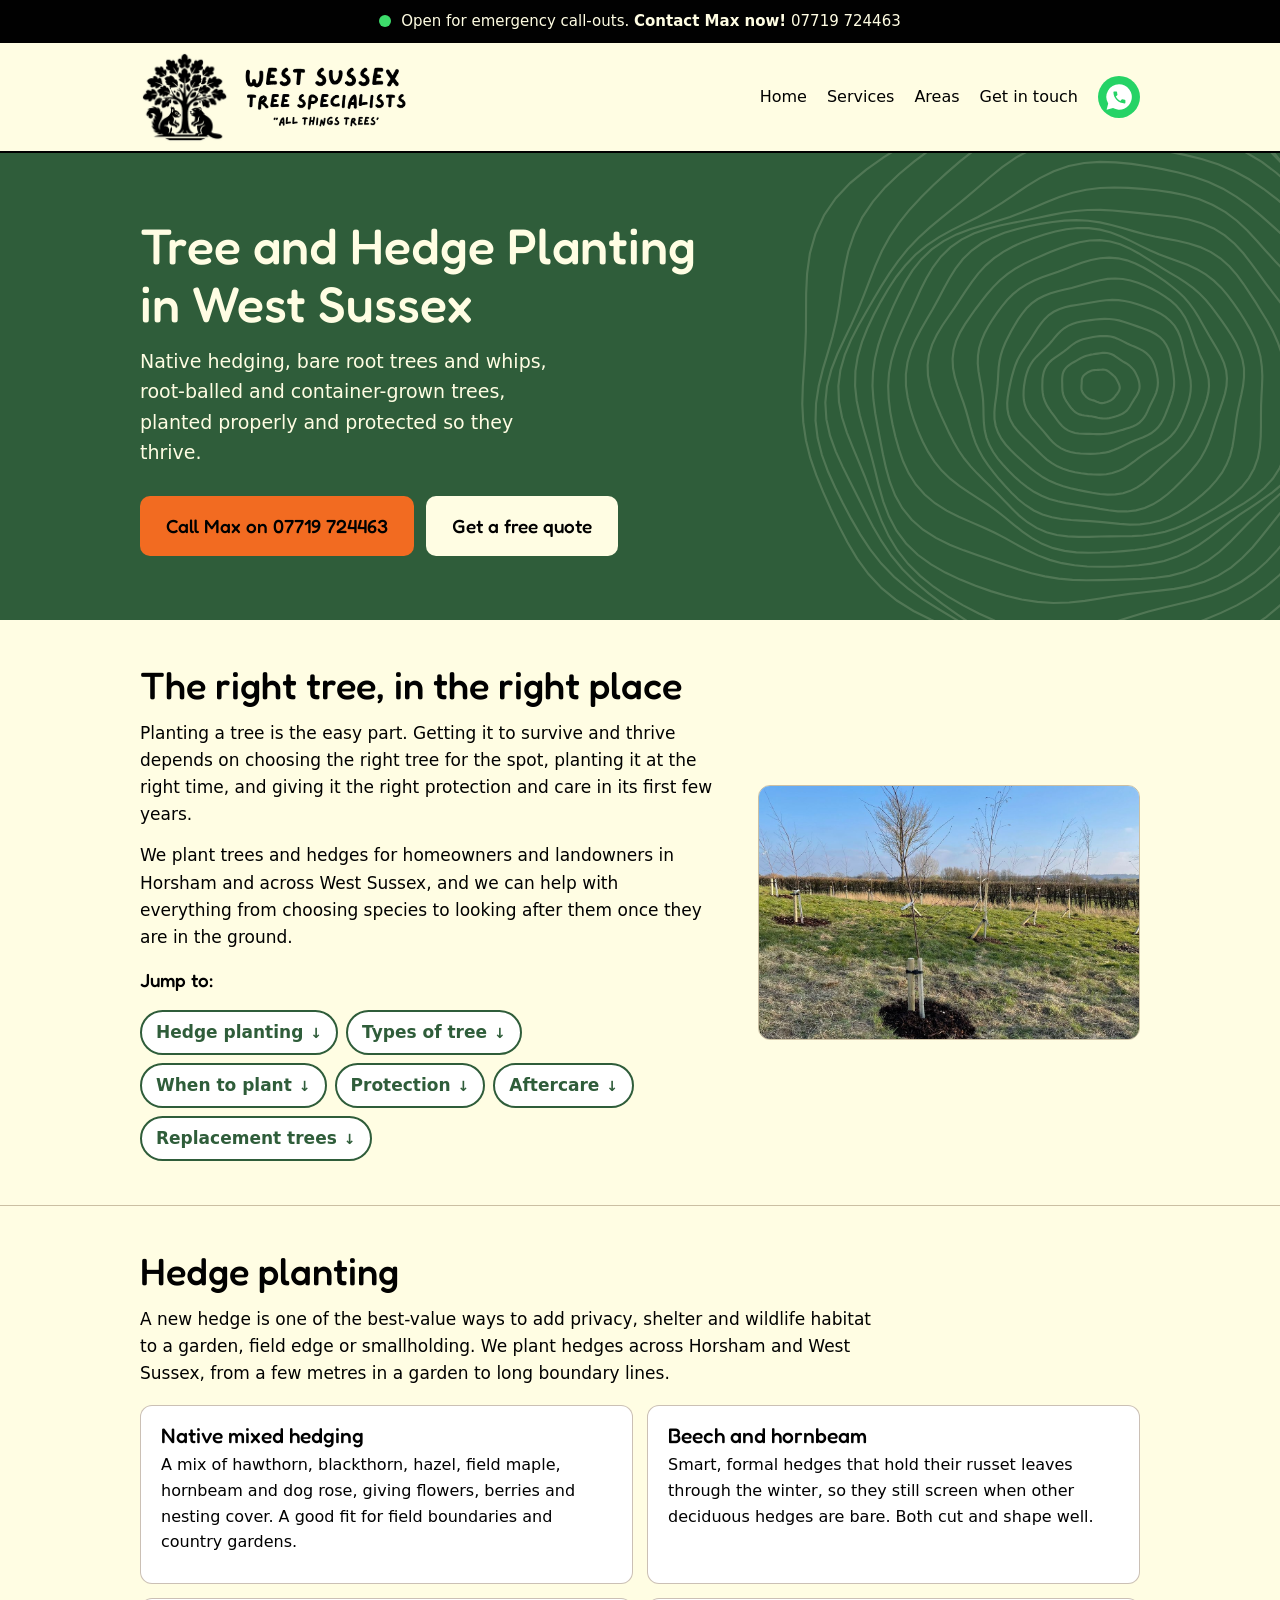
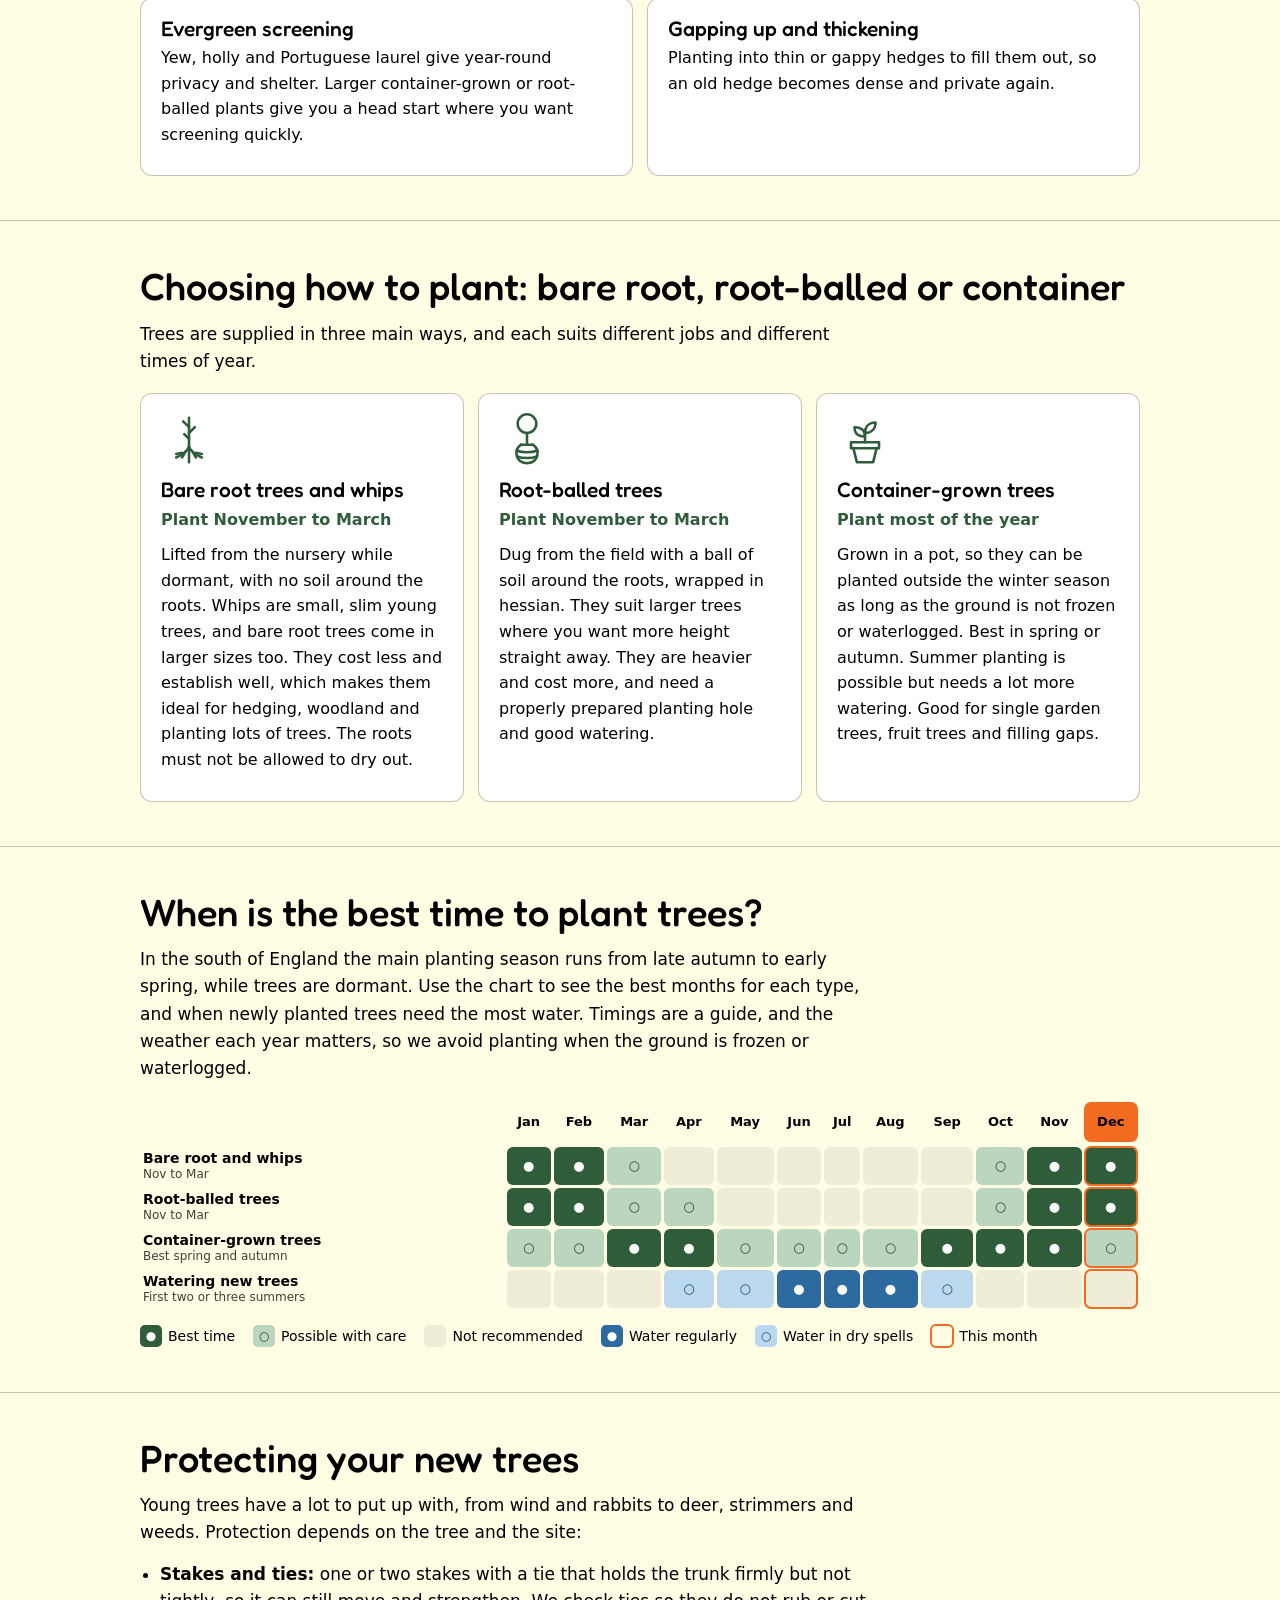
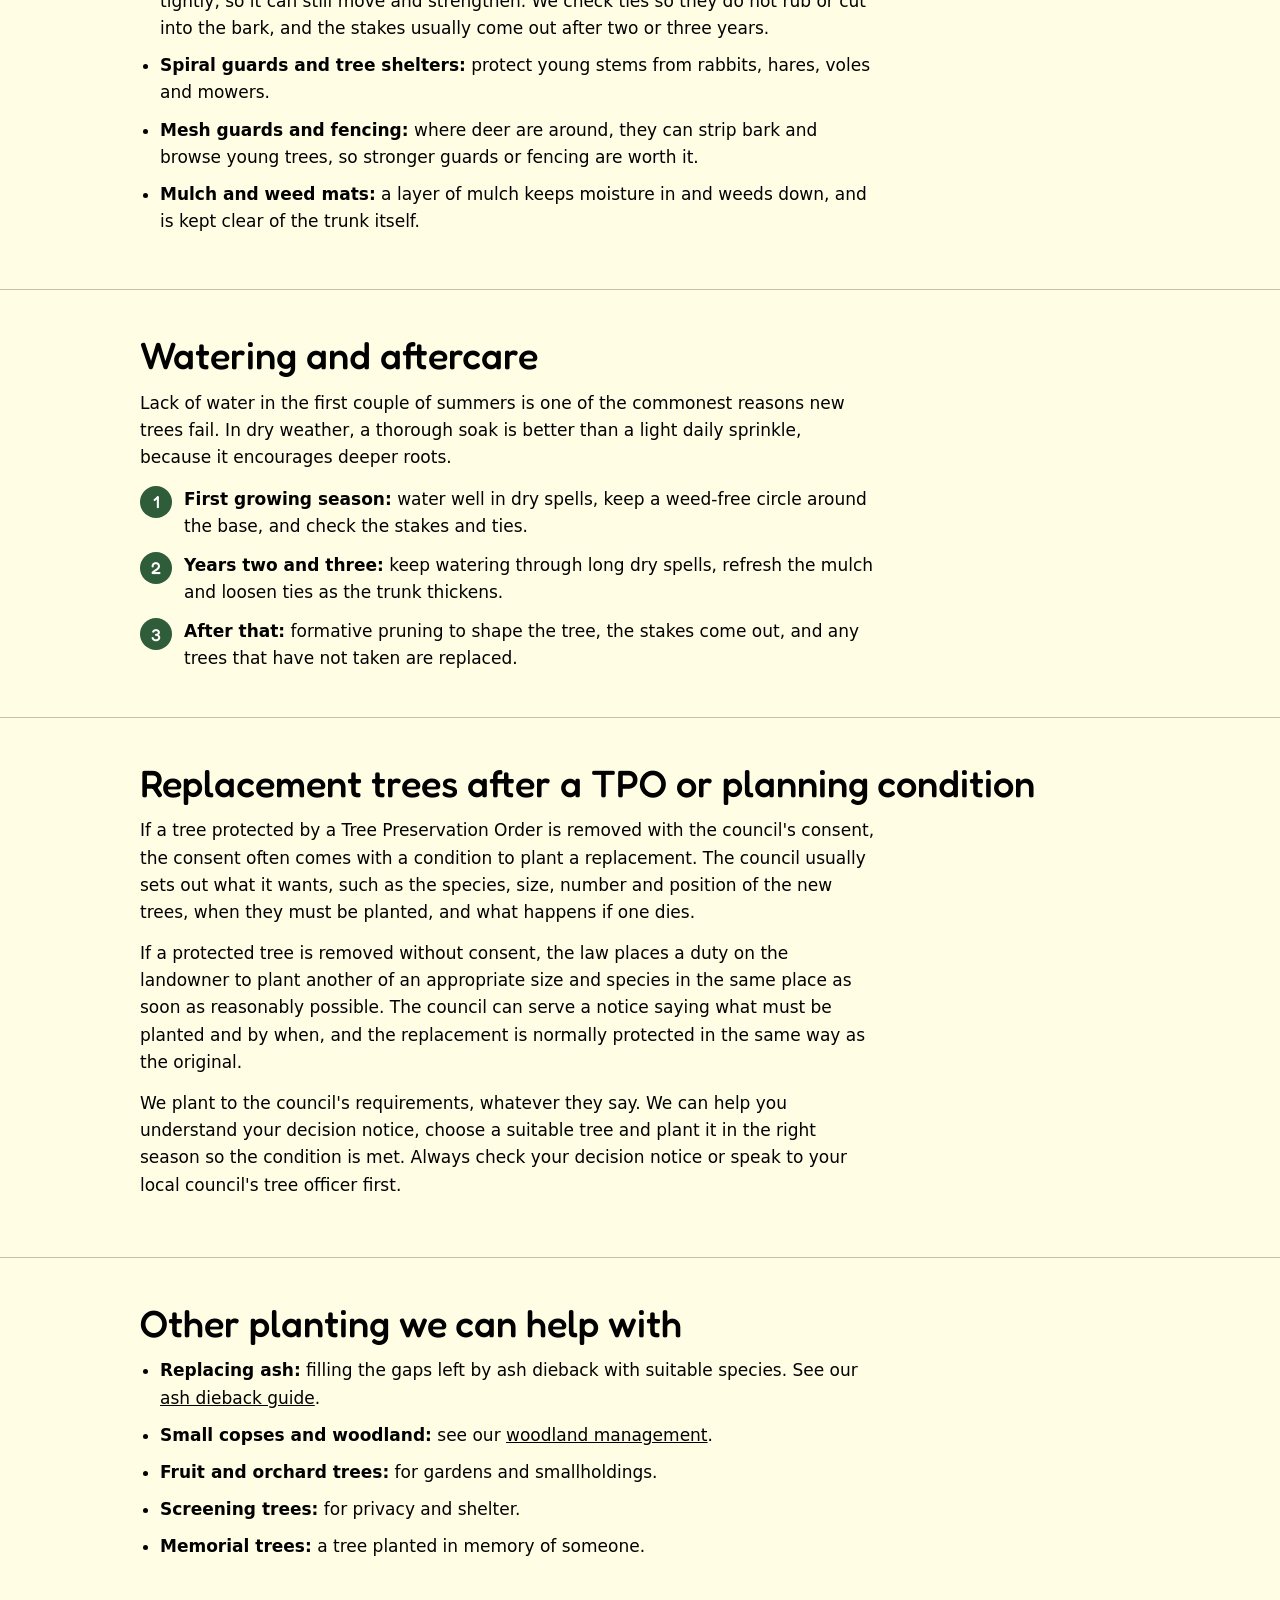
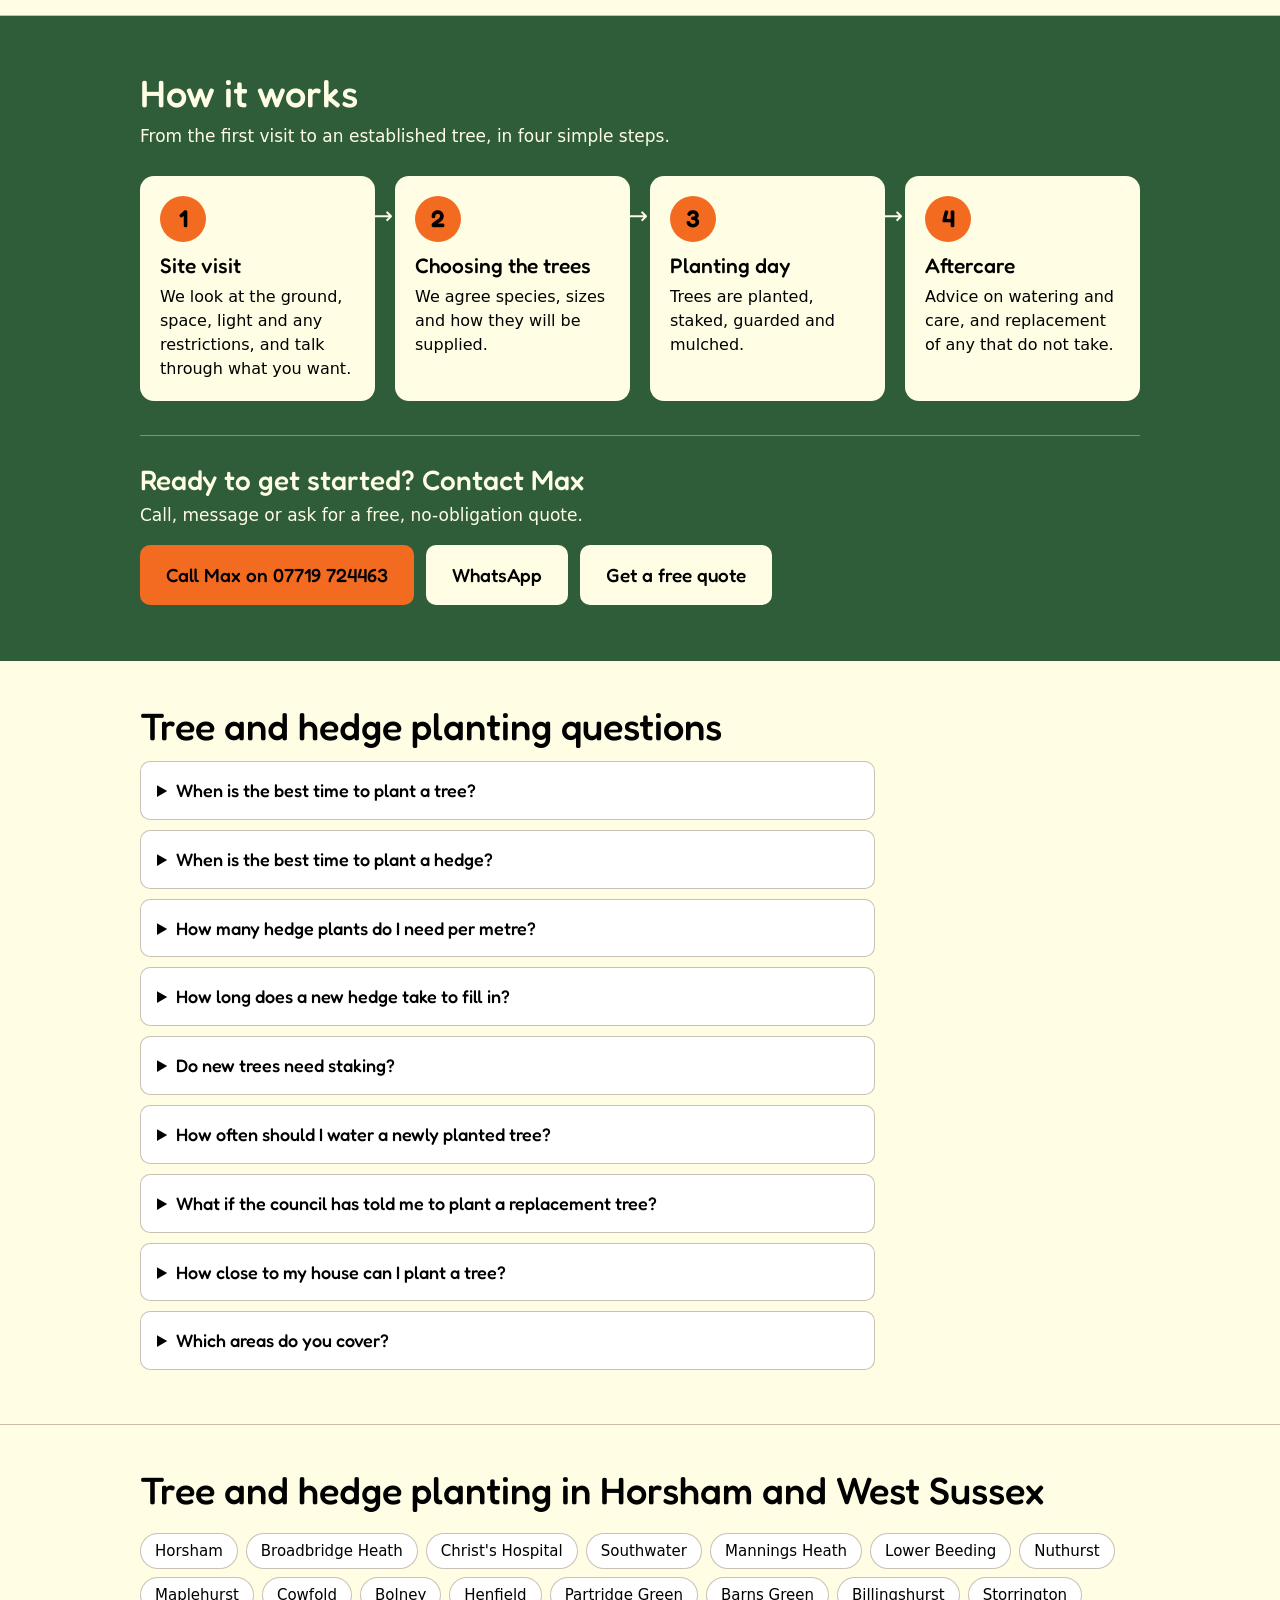
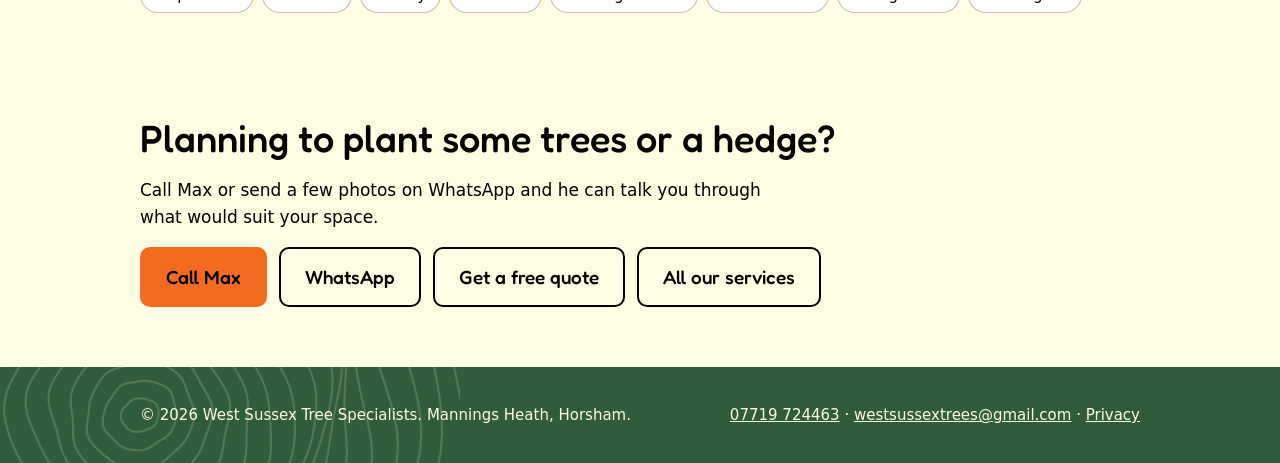
<file: planting.html>
<!DOCTYPE html>
<html lang="en-GB">
<head>
<meta charset="utf-8">
<meta name="viewport" content="width=device-width, initial-scale=1, viewport-fit=cover">
<title>Tree and Hedge Planting in West Sussex | West Sussex Tree Specialists</title>
<meta name="description" content="Tree and hedge planting across Horsham and West Sussex: native hedging, bare root trees and whips, root-balled and container-grown trees, protection, aftercare and TPO replacement trees. Free quotes.">
<link rel="preconnect" href="https://fonts.googleapis.com">
<link rel="preconnect" href="https://fonts.gstatic.com" crossorigin>
<link href="https://fonts.googleapis.com/css2?family=Fredoka:wght@400;500;600&display=swap" rel="stylesheet">
<link rel="stylesheet" href="style.css">

<script type="application/ld+json">{"@context": "https://schema.org", "@type": "FAQPage", "mainEntity": [{"@type": "Question", "name": "When is the best time to plant a tree?", "acceptedAnswer": {"@type": "Answer", "text": "In the south of England the main planting season runs from late autumn to early spring, roughly November to March, when trees are dormant. Bare root trees and whips and root-balled trees should be planted in that window. Container-grown trees can go in at other times too, best in spring or autumn, but summer planting needs a lot of watering. We avoid planting when the ground is frozen or waterlogged."}}, {"@type": "Question", "name": "When is the best time to plant a hedge?", "acceptedAnswer": {"@type": "Answer", "text": "Bare root hedging plants are planted between November and March while they are dormant, which is the cheapest and most reliable way to plant a hedge. Container-grown and root-balled hedging can be planted over a longer period, but needs more watering, especially in summer. We avoid planting in frozen or waterlogged ground."}}, {"@type": "Question", "name": "How many hedge plants do I need per metre?", "acceptedAnswer": {"@type": "Answer", "text": "For a native hedge it is usually three to five plants per metre, depending on the mix and how dense you want it, planted in a single row or a double staggered row. We work out the numbers when we see the site."}}, {"@type": "Question", "name": "How long does a new hedge take to fill in?", "acceptedAnswer": {"@type": "Answer", "text": "Native hedging often takes a few years to thicken into a proper hedge. Larger plants, good watering, weed control and an early formative cut all help it fill in faster."}}, {"@type": "Question", "name": "Do new trees need staking?", "acceptedAnswer": {"@type": "Answer", "text": "Larger trees usually do for the first two or three years, so the roots can anchor without the tree rocking in the wind. Small whips and young hedging generally do not, but they may need a guard to protect them."}}, {"@type": "Question", "name": "How often should I water a newly planted tree?", "acceptedAnswer": {"@type": "Answer", "text": "In dry spells, a thorough soak about once a week is generally better than a little water every day, because it encourages the roots to go deeper. Keep this up through the first couple of summers, and check trees more often during hot, dry weather."}}, {"@type": "Question", "name": "What if the council has told me to plant a replacement tree?", "acceptedAnswer": {"@type": "Answer", "text": "Read your decision notice or replacement notice carefully, because it will say what the council wants, such as the species, size, number and position, and by when. If you are unsure what it means, send it over and we will talk you through it. We can then choose suitable trees and plant them in the right season."}}, {"@type": "Question", "name": "How close to my house can I plant a tree?", "acceptedAnswer": {"@type": "Answer", "text": "It depends on the species, how big it will grow and your soil. Large trees need plenty of space, and on shrinkable clay soils, which are found in parts of West Sussex, trees close to buildings can cause problems. We will talk through the options at the site visit."}}, {"@type": "Question", "name": "Which areas do you cover?", "acceptedAnswer": {"@type": "Answer", "text": "We are based in Mannings Heath near Horsham and plant trees across West Sussex, including Horsham, Billingshurst, Southwater, Cowfold, Henfield, Storrington, Nuthurst and Lower Beeding."}}]}</script>
</head>
<body>
<div class="alert"><a href="tel:07719724463"><i class="dot" aria-hidden="true"></i><span class="t"><span class="l1">Open for emergency call-outs</span> <span class="l2">Contact Max now!</span> <span class="num">07719 724463</span></span></a></div>
<header>
  <div class="wrap">
    <a class="brand" href="index.html" aria-label="West Sussex Tree Specialists home"><img class="mark" src="logo-icon.png" alt="" width="184" height="190"><img class="word" src="logo-text.png" alt="West Sussex Tree Specialists. All things trees." width="520" height="203"></a>
    <button class="burger" type="button" aria-expanded="false" aria-controls="menu" aria-label="Menu"><svg viewBox="0 0 24 24" fill="none" stroke="currentColor" stroke-width="2.6" stroke-linecap="round" aria-hidden="true"><path d="M3 6h18M3 12h18M3 18h18"/></svg></button>
    <nav id="menu" aria-label="Main">
      <a href="index.html">Home</a>
      <a href="services.html">Services</a>
      <a href="index.html#areas">Areas</a>
      <a href="index.html#contact">Get in touch</a>
    </nav>
    <a class="wa" href="https://wa.me/447719724463" aria-label="Message us on WhatsApp"><svg viewBox="0 0 24 24" aria-hidden="true"><path fill="#fff" d="M12 2.5a9.5 9.5 0 0 0-8.1 14.4L2.7 21.5l4.8-1.2A9.5 9.5 0 1 0 12 2.5z"/><path fill="#25D366" transform="translate(6.3 6.3) scale(.5)" d="M6.62 10.79c1.44 2.83 3.76 5.14 6.59 6.59l2.2-2.2c.27-.27.67-.36 1.02-.24 1.12.37 2.33.57 3.57.57.55 0 1 .45 1 1V20c0 .55-.45 1-1 1-9.39 0-17-7.61-17-17 0-.55.45-1 1-1h3.5c.55 0 1 .45 1 1 0 1.25.2 2.45.57 3.57.11.35.03.74-.25 1.02l-2.2 2.2z"/></svg></a>
  </div>
</header>

<main id="top">
<div class="hero">
  <svg class="rings" viewBox="-300 -300 600 600" aria-hidden="true" fill="none" stroke="currentColor" stroke-width="2"></svg>
  <div class="wrap">
    <h1>Tree and Hedge Planting in West Sussex</h1>
    <p>Native hedging, bare root trees and whips, root-balled and container-grown trees, planted properly and protected so they thrive.</p>
    <div class="btns">
      <a class="btn call" href="tel:07719724463">Call Max on 07719 724463</a>
      <a class="btn quote" href="index.html#contact">Get a free quote</a>
    </div>
  </div>
</div>

<section class="wsec" id="intro"><div class="wrap wint">
  <div>
    <h2>The right tree, in the right place</h2>
    <p>Planting a tree is the easy part. Getting it to survive and thrive depends on choosing the right tree for the spot, planting it at the right time, and giving it the right protection and care in its first few years.</p>
    <p>We plant trees and hedges for homeowners and landowners in Horsham and across West Sussex, and we can help with everything from choosing species to looking after them once they are in the ground.</p>
    <p class="jumplabel">Jump to:</p><ul class="jump" aria-label="Jump to a section"><li><a href="#hedges">Hedge planting</a></li><li><a href="#types">Types of tree</a></li><li><a href="#when">When to plant</a></li><li><a href="#protection">Protection</a></li><li><a href="#aftercare">Aftercare</a></li><li><a href="#replacement">Replacement trees</a></li></ul>
  </div>
  <div class="media"><img src="planting.jpg" alt="Young trees newly planted in a field, each with stakes and a ring of mulch around the base" width="1100" height="734"></div>
</div></section>

<section class="wsec" id="hedges"><div class="wrap">
  <h2>Hedge planting</h2>
  <p>A new hedge is one of the best-value ways to add privacy, shelter and wildlife habitat to a garden, field edge or smallholding. We plant hedges across Horsham and West Sussex, from a few metres in a garden to long boundary lines.</p>
  <div class="opts two">
    <div class="card opt"><h3>Native mixed hedging</h3><p>A mix of hawthorn, blackthorn, hazel, field maple, hornbeam and dog rose, giving flowers, berries and nesting cover. A good fit for field boundaries and country gardens.</p></div>
    <div class="card opt"><h3>Beech and hornbeam</h3><p>Smart, formal hedges that hold their russet leaves through the winter, so they still screen when other deciduous hedges are bare. Both cut and shape well.</p></div>
    <div class="card opt"><h3>Evergreen screening</h3><p>Yew, holly and Portuguese laurel give year-round privacy and shelter. Larger container-grown or root-balled plants give you a head start where you want screening quickly.</p></div>
    <div class="card opt"><h3>Gapping up and thickening</h3><p>Planting into thin or gappy hedges to fill them out, so an old hedge becomes dense and private again.</p></div>
  </div>
</div></section>

<section class="wsec" id="types"><div class="wrap">
  <h2>Choosing how to plant: bare root, root-balled or container</h2>
  <p>Trees are supplied in three main ways, and each suits different jobs and different times of year.</p>
  <div class="opts">
    <div class="card opt"><svg class="oicon" viewBox="0 0 48 48" fill="none" stroke="currentColor" stroke-width="2.2" stroke-linecap="round" stroke-linejoin="round" aria-hidden="true"><path d="M24 5V30"/><path d="M24 13L19 8M24 18L29 13M24 23L20 19"/><path d="M24 30C22 34 18 37 13 39"/><path d="M24 30V43"/><path d="M24 30C26 34 30 37 35 39"/><path d="M18 35L13 36M30 35L35 36"/><path d="M21 34L18 39M27 34L30 39"/></svg><h3>Bare root trees and whips</h3><p class="when">Plant November to March</p><p>Lifted from the nursery while dormant, with no soil around the roots. Whips are small, slim young trees, and bare root trees come in larger sizes too. They cost less and establish well, which makes them ideal for hedging, woodland and planting lots of trees. The roots must not be allowed to dry out.</p></div>
    <div class="card opt"><svg class="oicon" viewBox="0 0 48 48" fill="none" stroke="currentColor" stroke-width="2.2" stroke-linecap="round" stroke-linejoin="round" aria-hidden="true"><circle cx="24" cy="10" r="8"/><path d="M24 18V28"/><path d="M19 28C13 32 13 43 24 44C35 43 35 32 29 28"/><path d="M19 28H29"/><path d="M15 33C20 35 28 35 33 33"/><path d="M15.5 38C20 40 28 40 32.5 38"/></svg><h3>Root-balled trees</h3><p class="when">Plant November to March</p><p>Dug from the field with a ball of soil around the roots, wrapped in hessian. They suit larger trees where you want more height straight away. They are heavier and cost more, and need a properly prepared planting hole and good watering.</p></div>
    <div class="card opt"><svg class="oicon" viewBox="0 0 48 48" fill="none" stroke="currentColor" stroke-width="2.2" stroke-linecap="round" stroke-linejoin="round" aria-hidden="true"><path d="M12 26H36V31H12Z"/><path d="M14 31L17 43H31L34 31"/><path d="M24 26V15"/><path d="M24 21C18 21 15 18 15 13C21 13 24 16 24 21Z"/><path d="M24 18C24 12 28 9 33 9C33 15 29 18 24 18Z"/></svg><h3>Container-grown trees</h3><p class="when">Plant most of the year</p><p>Grown in a pot, so they can be planted outside the winter season as long as the ground is not frozen or waterlogged. Best in spring or autumn. Summer planting is possible but needs a lot more watering. Good for single garden trees, fruit trees and filling gaps.</p></div>
  </div>
</div></section>

<section class="wsec" id="when"><div class="wrap">
  <h2>When is the best time to plant trees?</h2>
  <p>In the south of England the main planting season runs from late autumn to early spring, while trees are dormant. Use the chart to see the best months for each type, and when newly planted trees need the most water. Timings are a guide, and the weather each year matters, so we avoid planting when the ground is frozen or waterlogged.</p>
  <div class="calwrap" role="region" aria-label="Tree planting calendar" tabindex="0"><table class="cal"><caption class="sr">Best months to plant each type of tree, and when new trees need watering</caption><thead><tr><td></td><th scope="col">Jan</th><th scope="col">Feb</th><th scope="col">Mar</th><th scope="col">Apr</th><th scope="col">May</th><th scope="col">Jun</th><th scope="col">Jul</th><th scope="col">Aug</th><th scope="col">Sep</th><th scope="col">Oct</th><th scope="col">Nov</th><th scope="col">Dec</th></tr></thead><tbody><tr><th scope="row">Bare root and whips<small>Nov to Mar</small></th><td class="c-b"><span aria-hidden="true">&#9679;</span><span class="sr">Best time</span></td><td class="c-b"><span aria-hidden="true">&#9679;</span><span class="sr">Best time</span></td><td class="c-p"><span aria-hidden="true">&#9675;</span><span class="sr">Possible with care</span></td><td class="c-n"><span aria-hidden="true"></span><span class="sr">Not recommended</span></td><td class="c-n"><span aria-hidden="true"></span><span class="sr">Not recommended</span></td><td class="c-n"><span aria-hidden="true"></span><span class="sr">Not recommended</span></td><td class="c-n"><span aria-hidden="true"></span><span class="sr">Not recommended</span></td><td class="c-n"><span aria-hidden="true"></span><span class="sr">Not recommended</span></td><td class="c-n"><span aria-hidden="true"></span><span class="sr">Not recommended</span></td><td class="c-p"><span aria-hidden="true">&#9675;</span><span class="sr">Possible with care</span></td><td class="c-b"><span aria-hidden="true">&#9679;</span><span class="sr">Best time</span></td><td class="c-b"><span aria-hidden="true">&#9679;</span><span class="sr">Best time</span></td></tr><tr><th scope="row">Root-balled trees<small>Nov to Mar</small></th><td class="c-b"><span aria-hidden="true">&#9679;</span><span class="sr">Best time</span></td><td class="c-b"><span aria-hidden="true">&#9679;</span><span class="sr">Best time</span></td><td class="c-p"><span aria-hidden="true">&#9675;</span><span class="sr">Possible with care</span></td><td class="c-p"><span aria-hidden="true">&#9675;</span><span class="sr">Possible with care</span></td><td class="c-n"><span aria-hidden="true"></span><span class="sr">Not recommended</span></td><td class="c-n"><span aria-hidden="true"></span><span class="sr">Not recommended</span></td><td class="c-n"><span aria-hidden="true"></span><span class="sr">Not recommended</span></td><td class="c-n"><span aria-hidden="true"></span><span class="sr">Not recommended</span></td><td class="c-n"><span aria-hidden="true"></span><span class="sr">Not recommended</span></td><td class="c-p"><span aria-hidden="true">&#9675;</span><span class="sr">Possible with care</span></td><td class="c-b"><span aria-hidden="true">&#9679;</span><span class="sr">Best time</span></td><td class="c-b"><span aria-hidden="true">&#9679;</span><span class="sr">Best time</span></td></tr><tr><th scope="row">Container-grown trees<small>Best spring and autumn</small></th><td class="c-p"><span aria-hidden="true">&#9675;</span><span class="sr">Possible with care</span></td><td class="c-p"><span aria-hidden="true">&#9675;</span><span class="sr">Possible with care</span></td><td class="c-b"><span aria-hidden="true">&#9679;</span><span class="sr">Best time</span></td><td class="c-b"><span aria-hidden="true">&#9679;</span><span class="sr">Best time</span></td><td class="c-p"><span aria-hidden="true">&#9675;</span><span class="sr">Possible with care</span></td><td class="c-p"><span aria-hidden="true">&#9675;</span><span class="sr">Possible with care</span></td><td class="c-p"><span aria-hidden="true">&#9675;</span><span class="sr">Possible with care</span></td><td class="c-p"><span aria-hidden="true">&#9675;</span><span class="sr">Possible with care</span></td><td class="c-b"><span aria-hidden="true">&#9679;</span><span class="sr">Best time</span></td><td class="c-b"><span aria-hidden="true">&#9679;</span><span class="sr">Best time</span></td><td class="c-b"><span aria-hidden="true">&#9679;</span><span class="sr">Best time</span></td><td class="c-p"><span aria-hidden="true">&#9675;</span><span class="sr">Possible with care</span></td></tr><tr><th scope="row">Watering new trees<small>First two or three summers</small></th><td class="c-n"><span aria-hidden="true"></span><span class="sr">Not recommended</span></td><td class="c-n"><span aria-hidden="true"></span><span class="sr">Not recommended</span></td><td class="c-n"><span aria-hidden="true"></span><span class="sr">Not recommended</span></td><td class="c-w"><span aria-hidden="true">&#9675;</span><span class="sr">Water in dry spells</span></td><td class="c-w"><span aria-hidden="true">&#9675;</span><span class="sr">Water in dry spells</span></td><td class="c-W"><span aria-hidden="true">&#9679;</span><span class="sr">Water regularly</span></td><td class="c-W"><span aria-hidden="true">&#9679;</span><span class="sr">Water regularly</span></td><td class="c-W"><span aria-hidden="true">&#9679;</span><span class="sr">Water regularly</span></td><td class="c-w"><span aria-hidden="true">&#9675;</span><span class="sr">Water in dry spells</span></td><td class="c-n"><span aria-hidden="true"></span><span class="sr">Not recommended</span></td><td class="c-n"><span aria-hidden="true"></span><span class="sr">Not recommended</span></td><td class="c-n"><span aria-hidden="true"></span><span class="sr">Not recommended</span></td></tr></tbody></table></div><ul class="legend"><li><i class="c-b">&#9679;</i> Best time</li><li><i class="c-p">&#9675;</i> Possible with care</li><li><i class="c-n"></i> Not recommended</li><li><i class="c-W">&#9679;</i> Water regularly</li><li><i class="c-w">&#9675;</i> Water in dry spells</li><li><i class="nowkey"></i> This month</li></ul>
</div></section>

<section class="wsec" id="protection"><div class="wrap">
  <h2>Protecting your new trees</h2>
  <p>Young trees have a lot to put up with, from wind and rabbits to deer, strimmers and weeds. Protection depends on the tree and the site:</p>
  <ul class="rel">
    <li><strong>Stakes and ties:</strong> one or two stakes with a tie that holds the trunk firmly but not tightly, so it can still move and strengthen. We check ties so they do not rub or cut into the bark, and the stakes usually come out after two or three years.</li>
    <li><strong>Spiral guards and tree shelters:</strong> protect young stems from rabbits, hares, voles and mowers.</li>
    <li><strong>Mesh guards and fencing:</strong> where deer are around, they can strip bark and browse young trees, so stronger guards or fencing are worth it.</li>
    <li><strong>Mulch and weed mats:</strong> a layer of mulch keeps moisture in and weeds down, and is kept clear of the trunk itself.</li>
  </ul>
</div></section>

<section class="wsec" id="aftercare"><div class="wrap">
  <h2>Watering and aftercare</h2>
  <p>Lack of water in the first couple of summers is one of the commonest reasons new trees fail. In dry weather, a thorough soak is better than a light daily sprinkle, because it encourages deeper roots.</p>
  <ol class="steps">
    <li><strong>First growing season:</strong> water well in dry spells, keep a weed-free circle around the base, and check the stakes and ties.</li>
    <li><strong>Years two and three:</strong> keep watering through long dry spells, refresh the mulch and loosen ties as the trunk thickens.</li>
    <li><strong>After that:</strong> formative pruning to shape the tree, the stakes come out, and any trees that have not taken are replaced.</li>
  </ol>
</div></section>

<section class="wsec" id="replacement"><div class="wrap">
  <h2>Replacement trees after a TPO or planning condition</h2>
  <p>If a tree protected by a Tree Preservation Order is removed with the council's consent, the consent often comes with a condition to plant a replacement. The council usually sets out what it wants, such as the species, size, number and position of the new trees, when they must be planted, and what happens if one dies.</p>
  <p>If a protected tree is removed without consent, the law places a duty on the landowner to plant another of an appropriate size and species in the same place as soon as reasonably possible. The council can serve a notice saying what must be planted and by when, and the replacement is normally protected in the same way as the original.</p>
  <p>We plant to the council's requirements, whatever they say. We can help you understand your decision notice, choose a suitable tree and plant it in the right season so the condition is met. Always check your decision notice or speak to your local council's tree officer first.</p>
</div></section>

<section class="wsec" id="more"><div class="wrap">
  <h2>Other planting we can help with</h2>
  <ul class="rel">
    <li><strong>Replacing ash:</strong> filling the gaps left by ash dieback with suitable species. See our <a href="ash-dieback.html">ash dieback guide</a>.</li>
    <li><strong>Small copses and woodland:</strong> see our <a href="woodland-management.html">woodland management</a>.</li>
    <li><strong>Fruit and orchard trees:</strong> for gardens and smallholdings.</li>
    <li><strong>Screening trees:</strong> for privacy and shelter.</li>
    <li><strong>Memorial trees:</strong> a tree planted in memory of someone.</li>
  </ul>
</div></section>

<section class="how" id="process"><div class="wrap">
  <h2>How it works</h2>
  <p class="lead">From the first visit to an established tree, in four simple steps.</p>
  <ol class="hsteps">
    <li><span class="n">1</span><h3>Site visit</h3><p>We look at the ground, space, light and any restrictions, and talk through what you want.</p></li>
    <li><span class="n">2</span><h3>Choosing the trees</h3><p>We agree species, sizes and how they will be supplied.</p></li>
    <li><span class="n">3</span><h3>Planting day</h3><p>Trees are planted, staked, guarded and mulched.</p></li>
    <li><span class="n">4</span><h3>Aftercare</h3><p>Advice on watering and care, and replacement of any that do not take.</p></li>
  </ol>
  <div class="howcta">
    <h3>Ready to get started? Contact Max</h3>
    <p>Call, message or ask for a free, no-obligation quote.</p>
    <div class="btns">
      <a class="btn call" href="tel:07719724463">Call Max on 07719 724463</a>
      <a class="btn quote" href="https://wa.me/447719724463">WhatsApp</a>
      <a class="btn quote" href="index.html#contact">Get a free quote</a>
    </div>
  </div>
</div></section>

<section class="wsec faq" id="faq"><div class="wrap">
  <h2>Tree and hedge planting questions</h2>
  <details><summary>When is the best time to plant a tree?</summary><p>In the south of England the main planting season runs from late autumn to early spring, roughly November to March, when trees are dormant. Bare root trees and whips and root-balled trees should be planted in that window. Container-grown trees can go in at other times too, best in spring or autumn, but summer planting needs a lot of watering. We avoid planting when the ground is frozen or waterlogged.</p></details><details><summary>When is the best time to plant a hedge?</summary><p>Bare root hedging plants are planted between November and March while they are dormant, which is the cheapest and most reliable way to plant a hedge. Container-grown and root-balled hedging can be planted over a longer period, but needs more watering, especially in summer. We avoid planting in frozen or waterlogged ground.</p></details><details><summary>How many hedge plants do I need per metre?</summary><p>For a native hedge it is usually three to five plants per metre, depending on the mix and how dense you want it, planted in a single row or a double staggered row. We work out the numbers when we see the site.</p></details><details><summary>How long does a new hedge take to fill in?</summary><p>Native hedging often takes a few years to thicken into a proper hedge. Larger plants, good watering, weed control and an early formative cut all help it fill in faster.</p></details><details><summary>Do new trees need staking?</summary><p>Larger trees usually do for the first two or three years, so the roots can anchor without the tree rocking in the wind. Small whips and young hedging generally do not, but they may need a guard to protect them.</p></details><details><summary>How often should I water a newly planted tree?</summary><p>In dry spells, a thorough soak about once a week is generally better than a little water every day, because it encourages the roots to go deeper. Keep this up through the first couple of summers, and check trees more often during hot, dry weather.</p></details><details><summary>What if the council has told me to plant a replacement tree?</summary><p>Read your decision notice or replacement notice carefully, because it will say what the council wants, such as the species, size, number and position, and by when. If you are unsure what it means, send it over and we will talk you through it. We can then choose suitable trees and plant them in the right season.</p></details><details><summary>How close to my house can I plant a tree?</summary><p>It depends on the species, how big it will grow and your soil. Large trees need plenty of space, and on shrinkable clay soils, which are found in parts of West Sussex, trees close to buildings can cause problems. We will talk through the options at the site visit.</p></details><details><summary>Which areas do you cover?</summary><p>We are based in Mannings Heath near Horsham and plant trees across West Sussex, including Horsham, Billingshurst, Southwater, Cowfold, Henfield, Storrington, Nuthurst and Lower Beeding.</p></details>
</div></section>

<section class="wsec areas" id="areas" style="border-bottom:0"><div class="wrap">
  <h2>Tree and hedge planting in Horsham and West Sussex</h2>
  <ul><li>Horsham</li><li>Broadbridge Heath</li><li>Christ's Hospital</li><li>Southwater</li><li>Mannings Heath</li><li>Lower Beeding</li><li>Nuthurst</li><li>Maplehurst</li><li>Cowfold</li><li>Bolney</li><li>Henfield</li><li>Partridge Green</li><li>Barns Green</li><li>Billingshurst</li><li>Storrington</li></ul>
</div></section>

<section><div class="wrap">
  <h2>Planning to plant some trees or a hedge?</h2>
  <p class="lead">Call Max or send a few photos on WhatsApp and he can talk you through what would suit your space.</p>
  <div class="btns" style="margin-top:16px">
    <a class="btn call" href="tel:07719724463">Call Max</a>
    <a class="btn outline" href="https://wa.me/447719724463">WhatsApp</a>
    <a class="btn outline" href="index.html#contact">Get a free quote</a>
    <a class="btn outline" href="services.html">All our services</a>
  </div>
</div></section>
</main>

<footer>
  <svg class="rings left" viewBox="-300 -300 600 600" aria-hidden="true" fill="none" stroke="currentColor" stroke-width="2"></svg>
  <div class="wrap">
    <p>&copy; 2026 West Sussex Tree Specialists. Mannings Heath, Horsham.</p>
    <p><a href="tel:07719724463">07719 724463</a> &middot; <a href="mailto:westsussextrees@gmail.com">westsussextrees@gmail.com</a> &middot; <a href="privacy.html">Privacy</a></p>
  </div>
</footer>
<script src="script.js"></script>
</body>
</html>
</file>
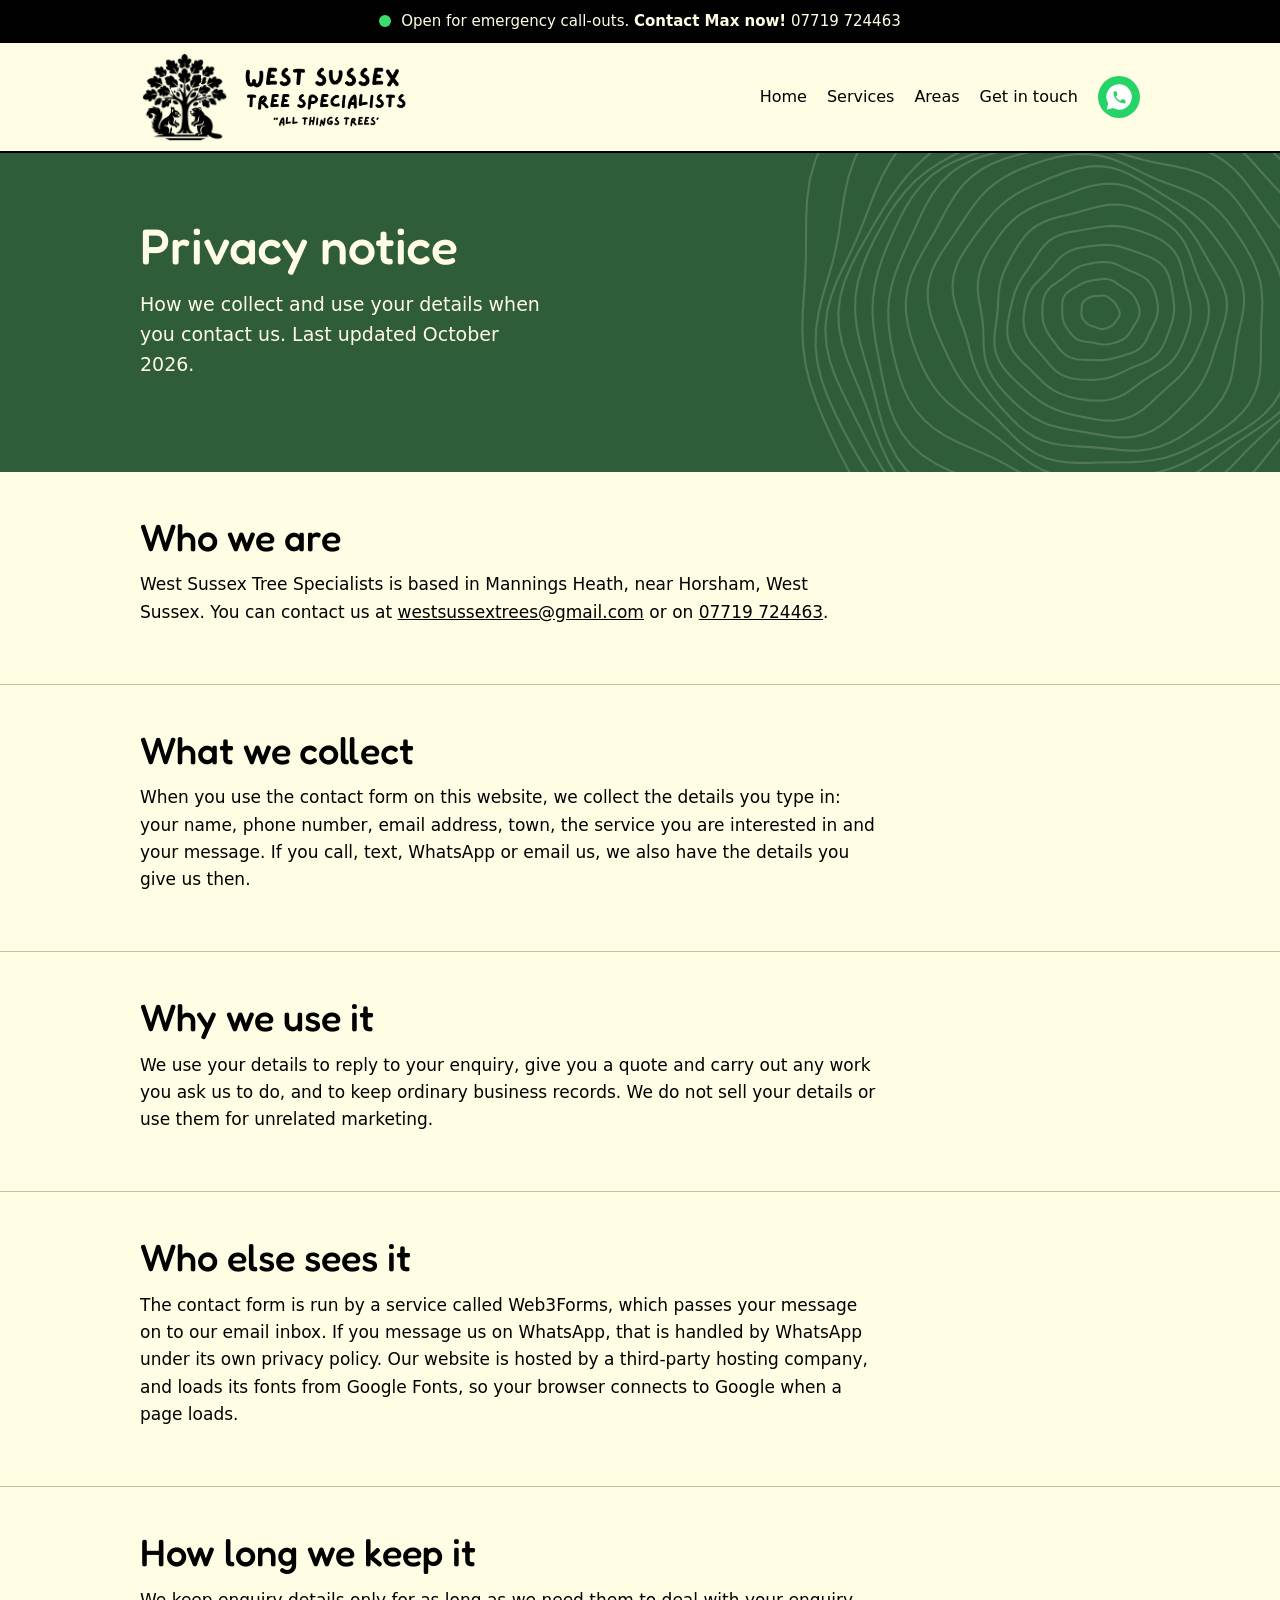
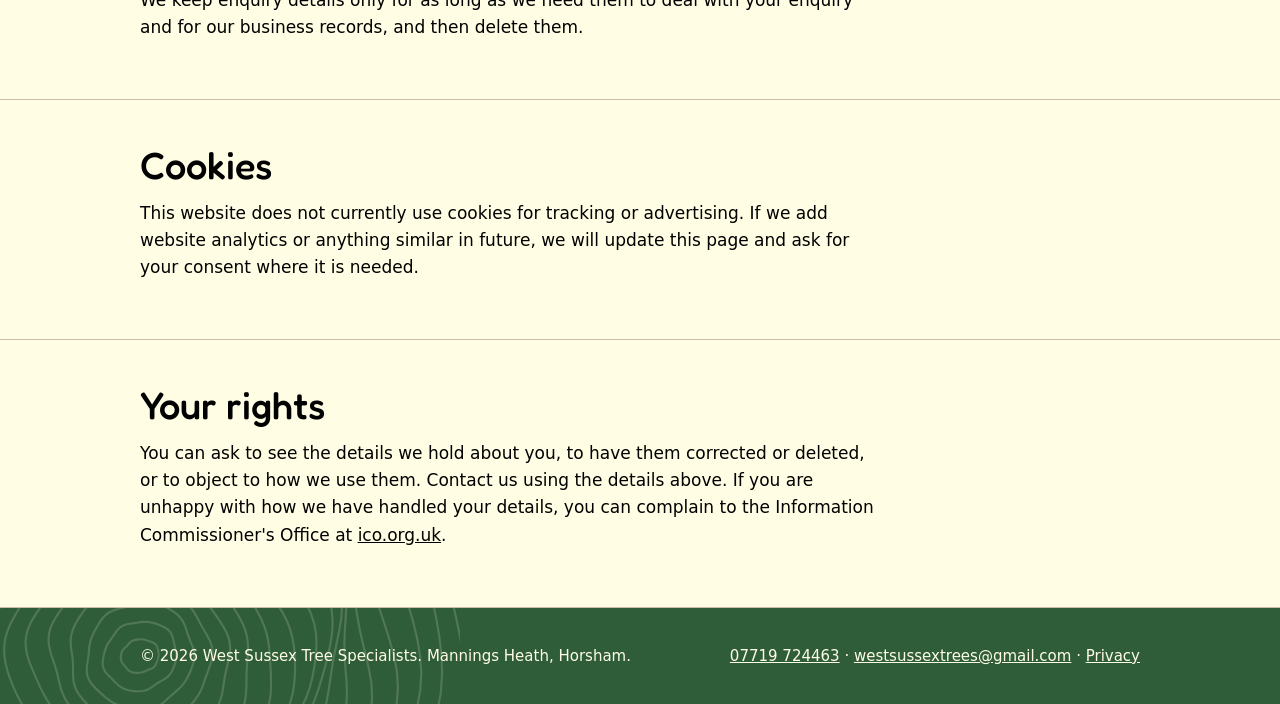
<file: privacy.html>
<!DOCTYPE html>
<html lang="en-GB">
<head>
<meta charset="utf-8">
<meta name="viewport" content="width=device-width, initial-scale=1, viewport-fit=cover">
<title>Privacy Notice | West Sussex Tree Specialists</title>
<meta name="description" content="How West Sussex Tree Specialists collects and uses your details when you contact us.">
<link rel="icon" href="favicon.ico" sizes="48x48">
<link rel="icon" href="favicon-32.png" type="image/png" sizes="32x32">
<link rel="apple-touch-icon" href="apple-touch-icon.png">
<link rel="preconnect" href="https://fonts.googleapis.com">
<link rel="preconnect" href="https://fonts.gstatic.com" crossorigin>
<link href="https://fonts.googleapis.com/css2?family=Fredoka:wght@400;500;600&display=swap" rel="stylesheet">
<link rel="stylesheet" href="style.css">
</head>
<body>
<div class="alert"><a href="tel:07719724463"><i class="dot" aria-hidden="true"></i><span class="t"><span class="l1">Open for emergency call-outs</span> <span class="l2">Contact Max now!</span> <span class="num">07719 724463</span></span></a></div>
<header>
  <div class="wrap">
    <a class="brand" href="index.html" aria-label="West Sussex Tree Specialists home"><img class="mark" src="logo-icon.png" alt="" width="184" height="190"><img class="word" src="logo-text.png" alt="West Sussex Tree Specialists. All things trees." width="520" height="203"></a>
    <button class="burger" type="button" aria-expanded="false" aria-controls="menu" aria-label="Menu"><svg viewBox="0 0 24 24" fill="none" stroke="currentColor" stroke-width="2.6" stroke-linecap="round" aria-hidden="true"><path d="M3 6h18M3 12h18M3 18h18"/></svg></button>
    <nav id="menu" aria-label="Main">
      <a href="index.html">Home</a>
      <a href="services.html">Services</a>
      <a href="index.html#areas">Areas</a>
      <a href="index.html#contact">Get in touch</a>
    </nav>
    <a class="wa" href="https://wa.me/447719724463" aria-label="Message us on WhatsApp"><svg viewBox="0 0 24 24" aria-hidden="true"><path fill="#fff" d="M12 2.5a9.5 9.5 0 0 0-8.1 14.4L2.7 21.5l4.8-1.2A9.5 9.5 0 1 0 12 2.5z"/><path fill="#25D366" transform="translate(6.3 6.3) scale(.5)" d="M6.62 10.79c1.44 2.83 3.76 5.14 6.59 6.59l2.2-2.2c.27-.27.67-.36 1.02-.24 1.12.37 2.33.57 3.57.57.55 0 1 .45 1 1V20c0 .55-.45 1-1 1-9.39 0-17-7.61-17-17 0-.55.45-1 1-1h3.5c.55 0 1 .45 1 1 0 1.25.2 2.45.57 3.57.11.35.03.74-.25 1.02l-2.2 2.2z"/></svg></a>
  </div>
</header>

<main id="top">
<div class="hero">
  <svg class="rings" viewBox="-300 -300 600 600" aria-hidden="true" fill="none" stroke="currentColor" stroke-width="2"></svg>
  <div class="wrap">
    <h1>Privacy notice</h1>
    <p>How we collect and use your details when you contact us. Last updated October 2026.</p>
  </div>
</div>
<section class="wsec"><div class="wrap"><h2>Who we are</h2><p>West Sussex Tree Specialists is based in Mannings Heath, near Horsham, West Sussex. You can contact us at <a href='mailto:westsussextrees@gmail.com'>westsussextrees@gmail.com</a> or on <a href='tel:07719724463'>07719 724463</a>.</p></div></section>
<section class="wsec"><div class="wrap"><h2>What we collect</h2><p>When you use the contact form on this website, we collect the details you type in: your name, phone number, email address, town, the service you are interested in and your message. If you call, text, WhatsApp or email us, we also have the details you give us then.</p></div></section>
<section class="wsec"><div class="wrap"><h2>Why we use it</h2><p>We use your details to reply to your enquiry, give you a quote and carry out any work you ask us to do, and to keep ordinary business records. We do not sell your details or use them for unrelated marketing.</p></div></section>
<section class="wsec"><div class="wrap"><h2>Who else sees it</h2><p>The contact form is run by a service called Web3Forms, which passes your message on to our email inbox. If you message us on WhatsApp, that is handled by WhatsApp under its own privacy policy. Our website is hosted by a third-party hosting company, and loads its fonts from Google Fonts, so your browser connects to Google when a page loads.</p></div></section>
<section class="wsec"><div class="wrap"><h2>How long we keep it</h2><p>We keep enquiry details only for as long as we need them to deal with your enquiry and for our business records, and then delete them.</p></div></section>
<section class="wsec"><div class="wrap"><h2>Cookies</h2><p>This website does not currently use cookies for tracking or advertising. If we add website analytics or anything similar in future, we will update this page and ask for your consent where it is needed.</p></div></section>
<section class="wsec"><div class="wrap"><h2>Your rights</h2><p>You can ask to see the details we hold about you, to have them corrected or deleted, or to object to how we use them. Contact us using the details above. If you are unhappy with how we have handled your details, you can complain to the Information Commissioner's Office at <a href='https://ico.org.uk' rel='noopener'>ico.org.uk</a>.</p></div></section>
</main>

<footer>
  <svg class="rings left" viewBox="-300 -300 600 600" aria-hidden="true" fill="none" stroke="currentColor" stroke-width="2"></svg>
  <div class="wrap">
    <p>&copy; 2026 West Sussex Tree Specialists. Mannings Heath, Horsham.</p>
    <p><a href="tel:07719724463">07719 724463</a> &middot; <a href="mailto:westsussextrees@gmail.com">westsussextrees@gmail.com</a> &middot; <a href="privacy.html">Privacy</a></p>
  </div>
</footer>
<script src="script.js"></script>
</body>
</html>
</file>
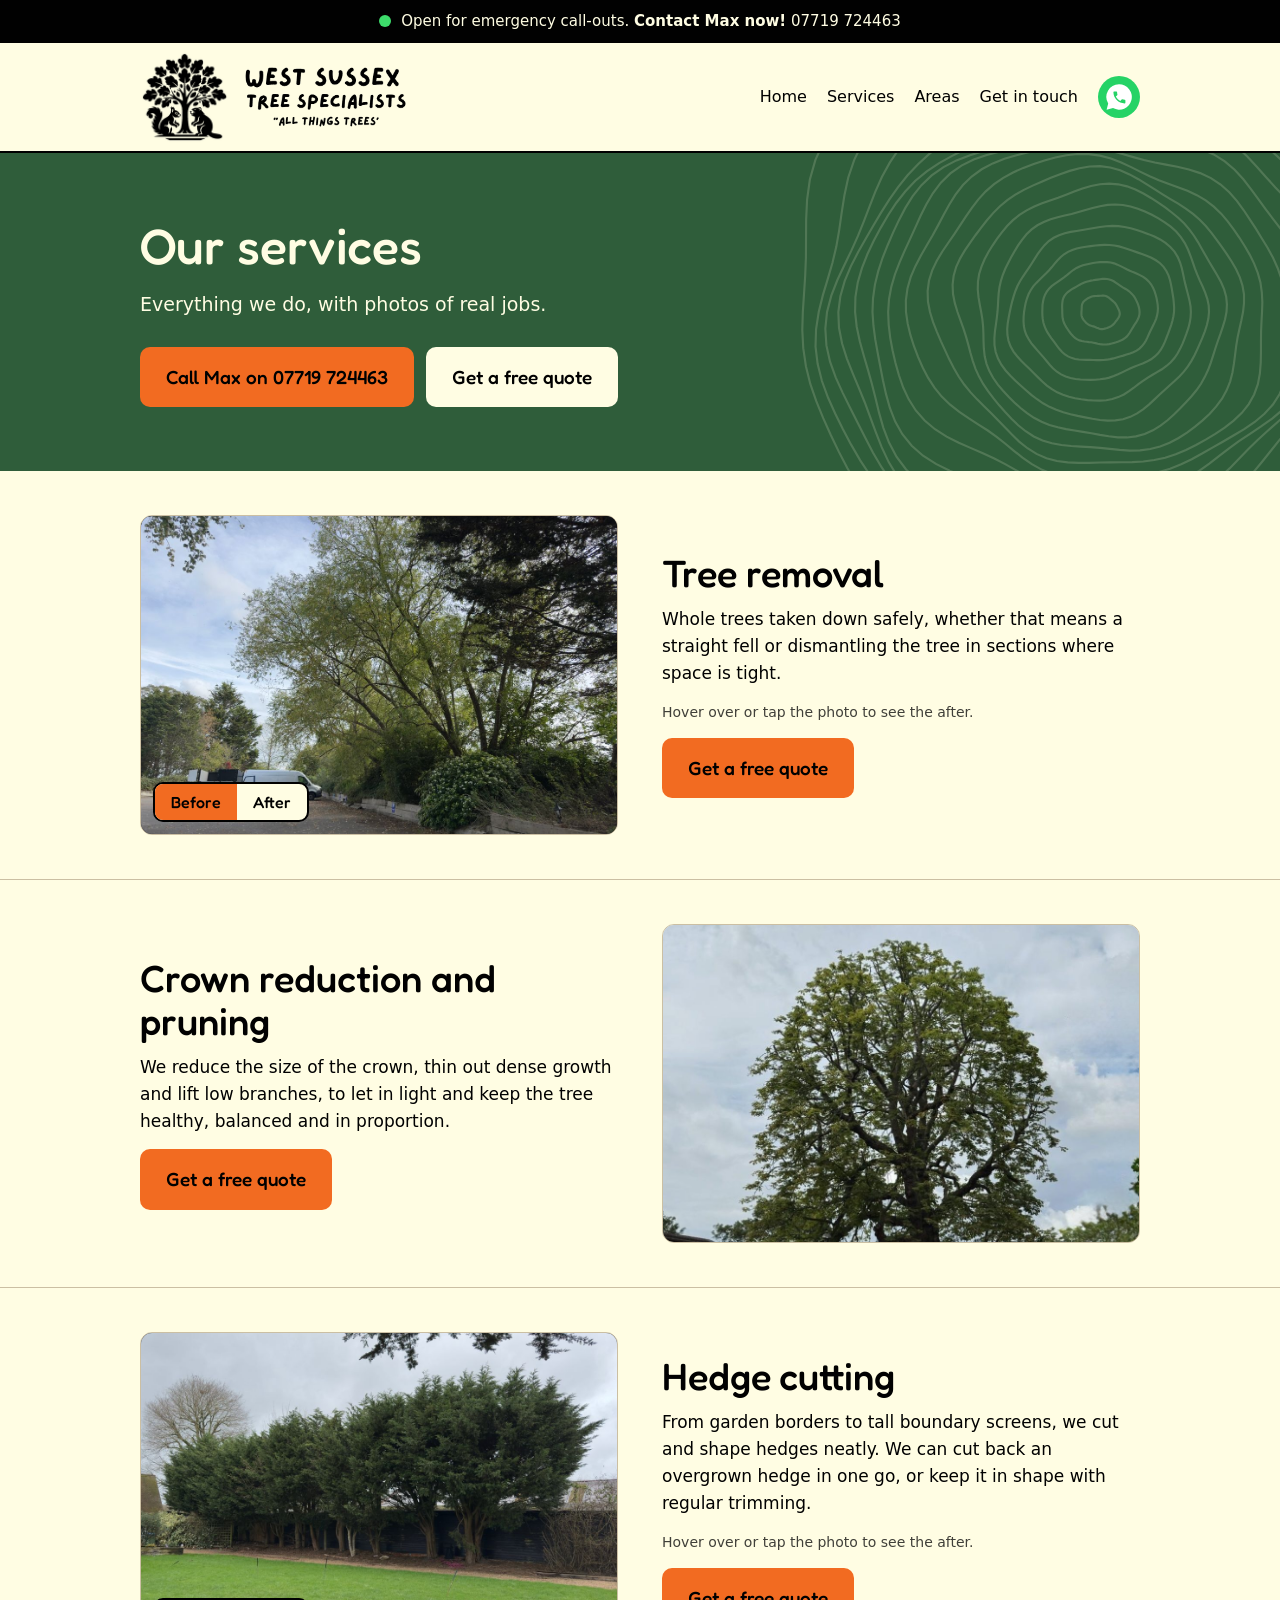
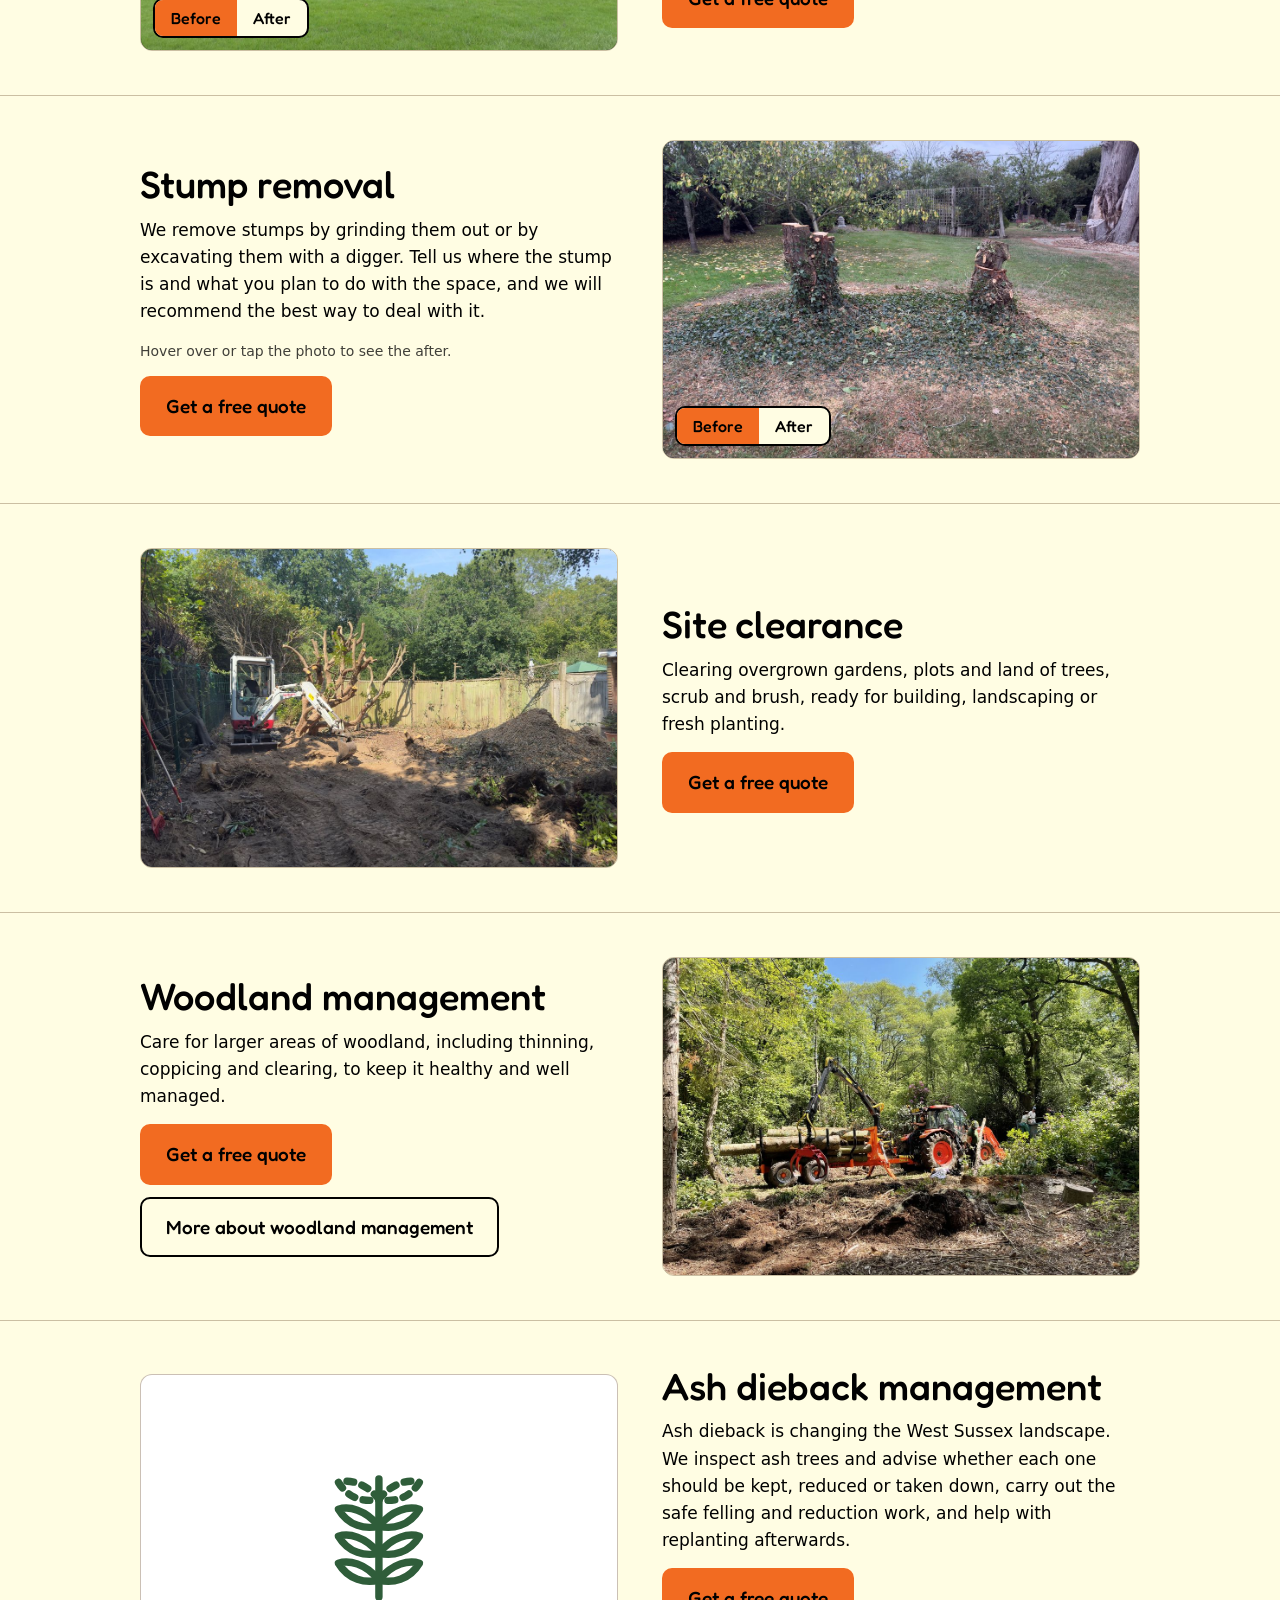
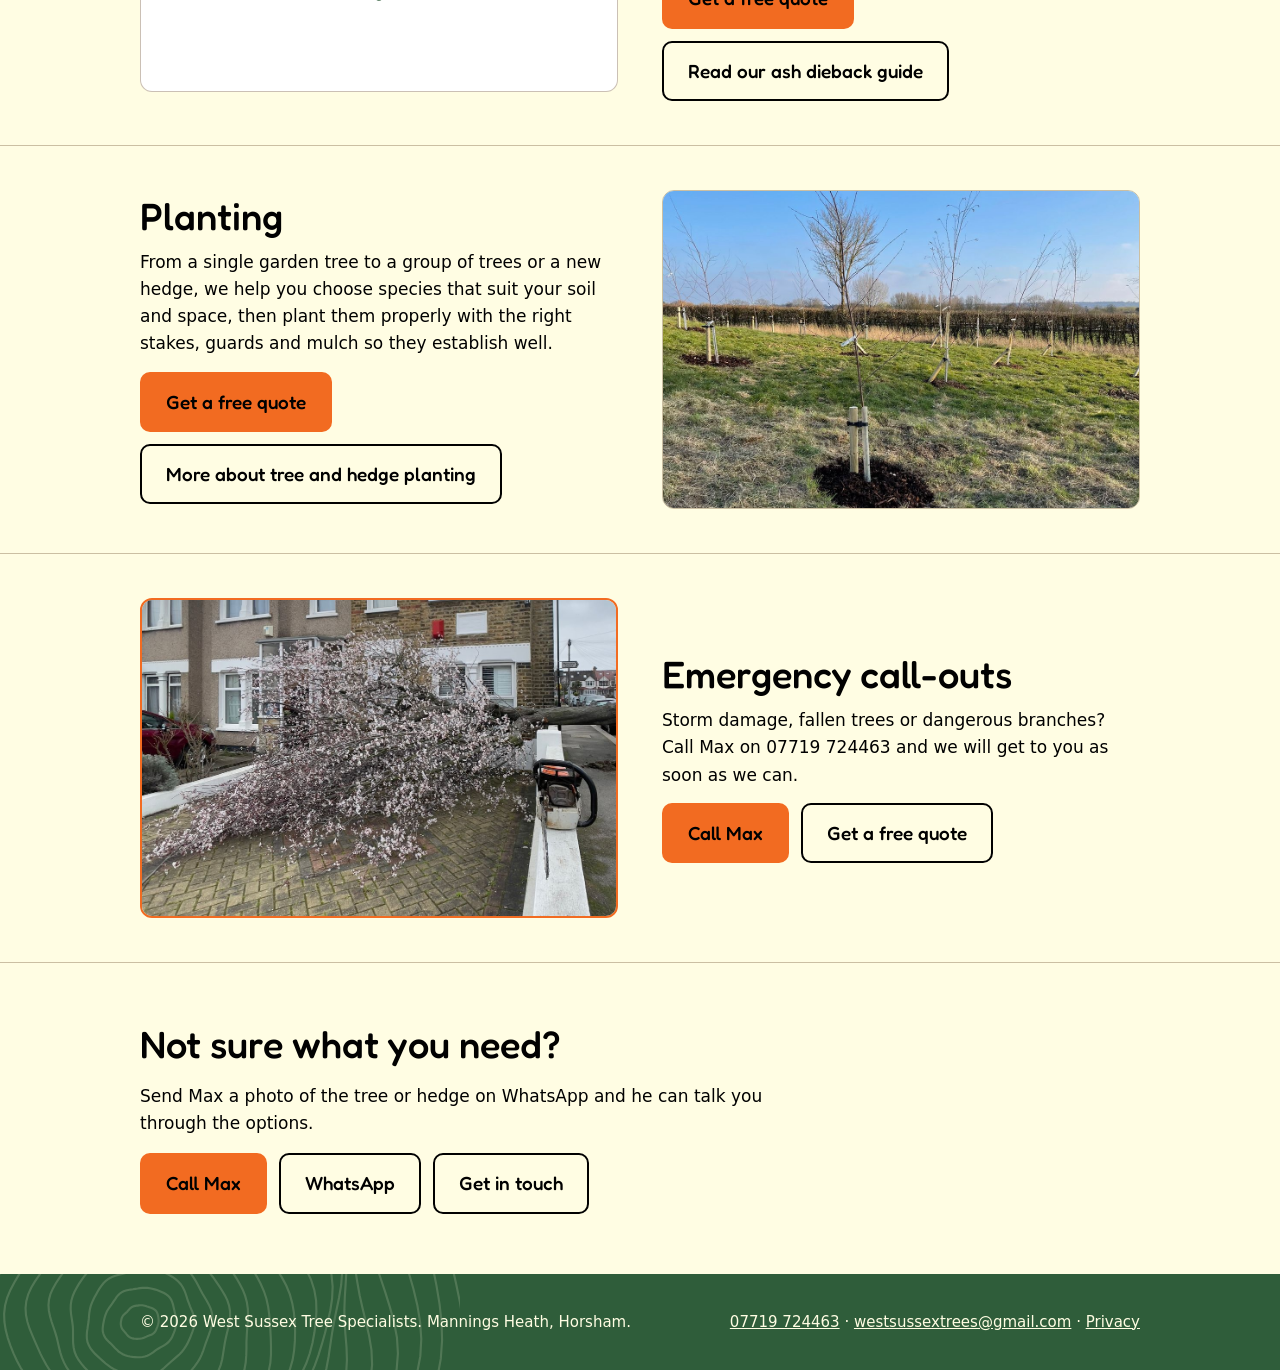
<file: services.html>
<!DOCTYPE html>
<html lang="en-GB">
<head>
<meta charset="utf-8">
<meta name="viewport" content="width=device-width, initial-scale=1, viewport-fit=cover">
<title>Our tree surgery services | West Sussex Tree Specialists</title>
<meta name="description" content="Hedge cutting, stump removal, tree removal, crown reduction, site clearance, woodland management and emergency call-outs across Horsham and West Sussex.">
<link rel="preconnect" href="https://fonts.googleapis.com">
<link rel="preconnect" href="https://fonts.gstatic.com" crossorigin>
<link href="https://fonts.googleapis.com/css2?family=Fredoka:wght@400;500;600&display=swap" rel="stylesheet">
<link rel="stylesheet" href="style.css">
</head>
<body>
<div class="alert"><a href="tel:07719724463"><i class="dot" aria-hidden="true"></i><span class="t"><span class="l1">Open for emergency call-outs</span> <span class="l2">Contact Max now!</span> <span class="num">07719 724463</span></span></a></div>
<header>
  <div class="wrap">
    <a class="brand" href="index.html" aria-label="West Sussex Tree Specialists home"><img class="mark" src="logo-icon.png" alt="" width="184" height="190"><img class="word" src="logo-text.png" alt="West Sussex Tree Specialists. All things trees." width="520" height="203"></a>
    <button class="burger" type="button" aria-expanded="false" aria-controls="menu" aria-label="Menu"><svg viewBox="0 0 24 24" fill="none" stroke="currentColor" stroke-width="2.6" stroke-linecap="round" aria-hidden="true"><path d="M3 6h18M3 12h18M3 18h18"/></svg></button>
    <nav id="menu" aria-label="Main">
      <a href="index.html">Home</a>
      <a href="services.html">Services</a>
      <a href="index.html#areas">Areas</a>
      <a href="index.html#contact">Get in touch</a>
    </nav>
    <a class="wa" href="https://wa.me/447719724463" aria-label="Message us on WhatsApp"><svg viewBox="0 0 24 24" aria-hidden="true"><path fill="#fff" d="M12 2.5a9.5 9.5 0 0 0-8.1 14.4L2.7 21.5l4.8-1.2A9.5 9.5 0 1 0 12 2.5z"/><path fill="#25D366" transform="translate(6.3 6.3) scale(.5)" d="M6.62 10.79c1.44 2.83 3.76 5.14 6.59 6.59l2.2-2.2c.27-.27.67-.36 1.02-.24 1.12.37 2.33.57 3.57.57.55 0 1 .45 1 1V20c0 .55-.45 1-1 1-9.39 0-17-7.61-17-17 0-.55.45-1 1-1h3.5c.55 0 1 .45 1 1 0 1.25.2 2.45.57 3.57.11.35.03.74-.25 1.02l-2.2 2.2z"/></svg></a>
  </div>
</header>

<main id="top">
<div class="hero">
  <svg class="rings" viewBox="-300 -300 600 600" aria-hidden="true" fill="none" stroke="currentColor" stroke-width="2"></svg>
  <div class="wrap">
    <h1>Our services</h1>
    <p>Everything we do, with photos of real jobs.</p>
    <div class="btns">
      <a class="btn call" href="tel:07719724463">Call Max on 07719 724463</a>
      <a class="btn quote" href="index.html#contact">Get a free quote</a>
    </div>
  </div>
</div>

  <section class="svcblock" id="tree-removal"><div class="wrap sb">
    <div class="media"><div class="ba" data-state="before">
          <img class="b" src="tree-before.jpg" alt="Large willow tree overhanging a car park, with a tipper truck parked below" width="1100" height="733" loading="lazy">
          <img class="a" src="tree-after.jpg" alt="The same car park with the willow removed, wood chip by the wall, and a tipper truck and chipper parked up" width="1100" height="733" loading="lazy">
          <div class="tog" role="group" aria-label="Before and after photos"><button type="button" data-s="before" aria-pressed="true">Before</button><button type="button" data-s="after" aria-pressed="false">After</button></div>
        </div></div>
    <div><h2>Tree removal</h2><p>Whole trees taken down safely, whether that means a straight fell or dismantling the tree in sections where space is tight.</p><p class="hint">Hover over or tap the photo to see the after.</p><div class="btns"><a class="btn call" href="index.html#contact">Get a free quote</a></div></div>
  </div></section>
  <section class="svcblock" id="crown-reduction"><div class="wrap sb">
    <div class="media"><img src="crown-reduction.jpg" alt="Large mature tree with a full, broad crown against a cloudy sky" width="980" height="653" loading="lazy"></div>
    <div><h2>Crown reduction and pruning</h2><p>We reduce the size of the crown, thin out dense growth and lift low branches, to let in light and keep the tree healthy, balanced and in proportion.</p><div class="btns"><a class="btn call" href="index.html#contact">Get a free quote</a></div></div>
  </div></section>
  <section class="svcblock" id="hedge-cutting"><div class="wrap sb">
    <div class="media"><div class="ba" data-state="before">
          <img class="b" src="hedge-before.jpg" alt="Tall overgrown hedge before trimming" width="1100" height="733" loading="lazy">
          <img class="a" src="hedge-after.jpg" alt="The same hedge after trimming, neat and level" width="1100" height="733" loading="lazy">
          <div class="tog" role="group" aria-label="Before and after photos"><button type="button" data-s="before" aria-pressed="true">Before</button><button type="button" data-s="after" aria-pressed="false">After</button></div>
        </div></div>
    <div><h2>Hedge cutting</h2><p>From garden borders to tall boundary screens, we cut and shape hedges neatly. We can cut back an overgrown hedge in one go, or keep it in shape with regular trimming.</p><p class="hint">Hover over or tap the photo to see the after.</p><div class="btns"><a class="btn call" href="index.html#contact">Get a free quote</a></div></div>
  </div></section>
  <section class="svcblock" id="stump-removal"><div class="wrap sb">
    <div class="media"><div class="ba" data-state="before">
          <img class="b" src="stump-before.jpg" alt="Two tree stumps surrounded by ivy on a lawn, before removal" width="1100" height="733" loading="lazy">
          <img class="a" src="stump-after.jpg" alt="The same lawn with the stumps removed and the ground levelled" width="1100" height="733" loading="lazy">
          <div class="tog" role="group" aria-label="Before and after photos"><button type="button" data-s="before" aria-pressed="true">Before</button><button type="button" data-s="after" aria-pressed="false">After</button></div>
        </div></div>
    <div><h2>Stump removal</h2><p>We remove stumps by grinding them out or by excavating them with a digger. Tell us where the stump is and what you plan to do with the space, and we will recommend the best way to deal with it.</p><p class="hint">Hover over or tap the photo to see the after.</p><div class="btns"><a class="btn call" href="index.html#contact">Get a free quote</a></div></div>
  </div></section>
  <section class="svcblock" id="site-clearance"><div class="wrap sb">
    <div class="media"><img src="site-clearance.jpg" alt="Mini digger clearing an overgrown garden, with a pile of cleared brush and bare levelled ground" width="1100" height="733" loading="lazy"></div>
    <div><h2>Site clearance</h2><p>Clearing overgrown gardens, plots and land of trees, scrub and brush, ready for building, landscaping or fresh planting.</p><div class="btns"><a class="btn call" href="index.html#contact">Get a free quote</a></div></div>
  </div></section>
  <section class="svcblock" id="woodland-management"><div class="wrap sb">
    <div class="media"><img src="woodland-management.jpg" alt="Tractor with a timber trailer and crane loading felled logs in a woodland clearing" width="1100" height="733" loading="lazy"></div>
    <div><h2>Woodland management</h2><p>Care for larger areas of woodland, including thinning, coppicing and clearing, to keep it healthy and well managed.</p><div class="btns"><a class="btn call" href="index.html#contact">Get a free quote</a> <a class="btn outline" href="woodland-management.html">More about woodland management</a></div></div>
  </div></section>
  <section class="svcblock" id="ash-dieback"><div class="wrap sb">
    <div class="media iconpanel"><svg viewBox="0 0 48 48" fill="none" stroke="currentColor" stroke-width="2.2" stroke-linecap="round" stroke-linejoin="round" aria-hidden="true"><path d="M24 8V43"/><path d="M24 38 C28 33 33 32 36 33 C33 38 28 39 24 38 Z"/><path d="M24 38 C20 33 15 32 12 33 C15 38 20 39 24 38 Z"/><path d="M24 30 C28 25 33 24 36 25 C33 30 28 31 24 30 Z"/><path d="M24 30 C20 25 15 24 12 25 C15 30 20 31 24 30 Z"/><path d="M24 22 C28 17 33 16 36 17 C33 22 28 23 24 22 Z"/><path d="M24 22 C20 17 15 16 12 17 C15 22 20 23 24 22 Z"/><g stroke-dasharray="2 2.6"><path d="M24 14 C28 9 33 8 36 9 C33 14 28 15 24 14 Z"/><path d="M24 14 C20 9 15 8 12 9 C15 14 20 15 24 14 Z"/></g></svg></div>
    <div><h2>Ash dieback management</h2><p>Ash dieback is changing the West Sussex landscape. We inspect ash trees and advise whether each one should be kept, reduced or taken down, carry out the safe felling and reduction work, and help with replanting afterwards.</p><div class="btns"><a class="btn call" href="index.html#contact">Get a free quote</a> <a class="btn outline" href="ash-dieback.html">Read our ash dieback guide</a></div></div>
  </div></section>
  <section class="svcblock" id="planting"><div class="wrap sb">
    <div class="media"><img src="planting.jpg" alt="Young trees newly planted in a field, each with stakes and a ring of mulch around the base" width="1100" height="734" loading="lazy"></div>
    <div><h2>Planting</h2><p>From a single garden tree to a group of trees or a new hedge, we help you choose species that suit your soil and space, then plant them properly with the right stakes, guards and mulch so they establish well.</p><div class="btns"><a class="btn call" href="index.html#contact">Get a free quote</a> <a class="btn outline" href="planting.html">More about tree and hedge planting</a></div></div>
  </div></section>
  <section class="svcblock" id="emergency"><div class="wrap sb">
    <div class="media urgent"><img src="emergency-callout.jpg" alt="Fallen blossom tree across a front garden and driveway, with a chainsaw resting on the wall" width="1100" height="733" loading="lazy"></div>
    <div><h2>Emergency call-outs</h2><p>Storm damage, fallen trees or dangerous branches? Call Max on 07719 724463 and we will get to you as soon as we can.</p><div class="btns"><a class="btn call" href="tel:07719724463">Call Max</a> <a class="btn outline" href="index.html#contact">Get a free quote</a></div></div>
  </div></section>
  <section><div class="wrap">
    <h2>Not sure what you need?</h2>
    <p class="lead">Send Max a photo of the tree or hedge on WhatsApp and he can talk you through the options.</p>
    <div class="btns" style="margin-top:16px">
      <a class="btn call" href="tel:07719724463">Call Max</a>
      <a class="btn outline" href="https://wa.me/447719724463">WhatsApp</a>
      <a class="btn outline" href="index.html#contact">Get in touch</a>
    </div>
  </div></section>
</main>

<footer>
  <svg class="rings left" viewBox="-300 -300 600 600" aria-hidden="true" fill="none" stroke="currentColor" stroke-width="2"></svg>
  <div class="wrap">
    <p>&copy; 2026 West Sussex Tree Specialists. Mannings Heath, Horsham.</p>
    <p><a href="tel:07719724463">07719 724463</a> &middot; <a href="mailto:westsussextrees@gmail.com">westsussextrees@gmail.com</a> &middot; <a href="privacy.html">Privacy</a></p>
  </div>
</footer>
<script src="script.js"></script>
</body>
</html>
</file>
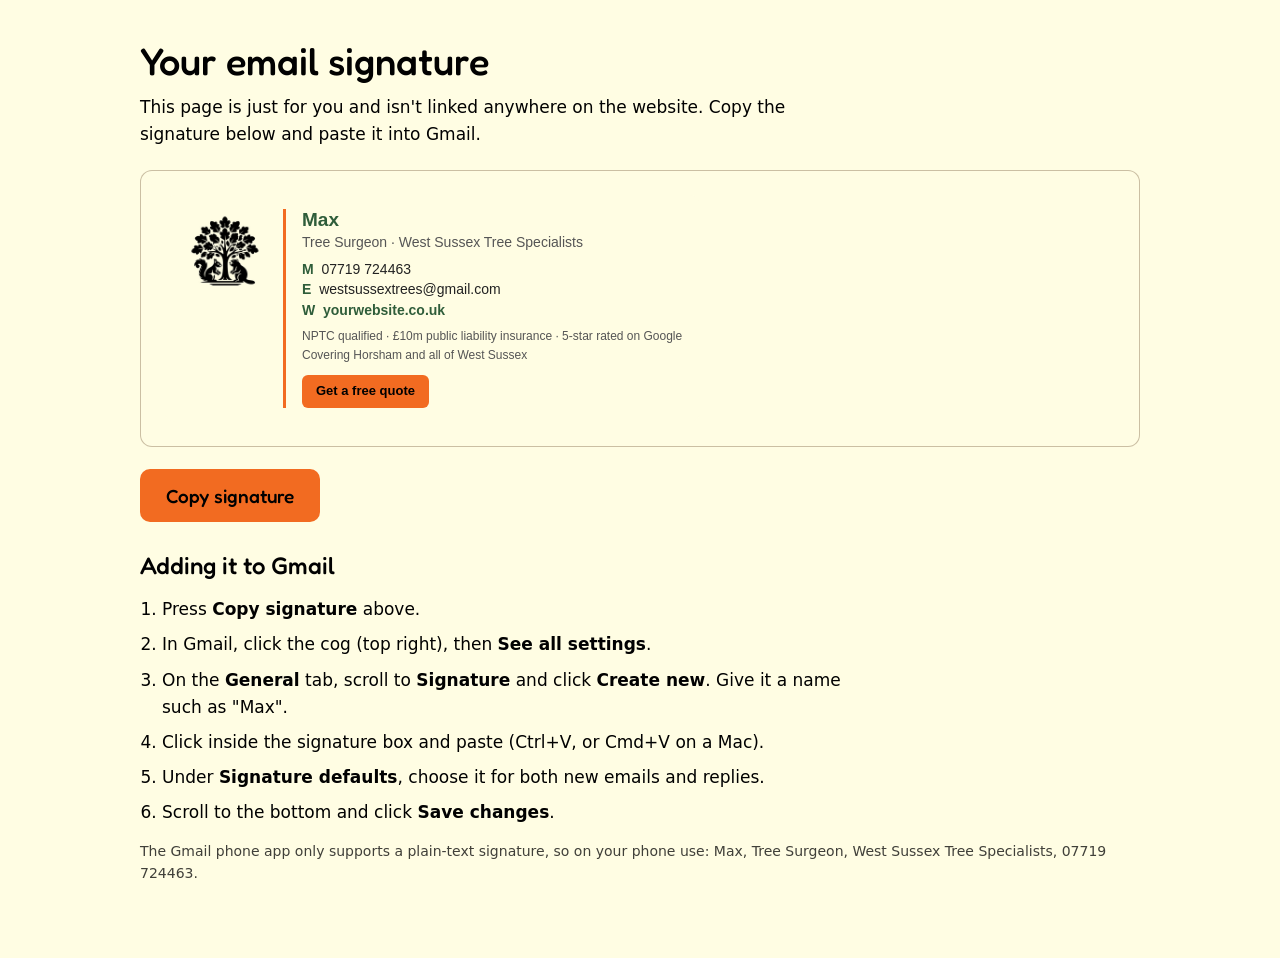
<file: signature.html>
<!DOCTYPE html>
<html lang="en-GB">
<head>
<meta charset="utf-8">
<meta name="robots" content="noindex, nofollow">
<meta name="viewport" content="width=device-width, initial-scale=1, viewport-fit=cover">
<title>Email signature | West Sussex Tree Specialists</title>
<link rel="icon" href="favicon.ico" sizes="48x48">
<link rel="preconnect" href="https://fonts.googleapis.com">
<link rel="preconnect" href="https://fonts.gstatic.com" crossorigin>
<link href="https://fonts.googleapis.com/css2?family=Fredoka:wght@400;500;600&display=swap" rel="stylesheet">
<link rel="stylesheet" href="style.css">
<style>
.sigpage{padding:40px 0 60px}
.sigbox{background:#FFFDE3;border:1.5px solid rgba(107,74,43,.35);border-radius:12px;padding:24px;margin:22px 0;overflow-x:auto}
.sigpage ol{padding-left:22px;max-width:68ch}
.sigpage li{margin-bottom:8px}
#copied{margin-left:12px;font-weight:600}
</style>
</head>
<body>
<main class="sigpage"><div class="wrap">
  <h1 style="font-size:clamp(28px,4vw,38px);margin-bottom:10px">Your email signature</h1>
  <p class="lead">This page is just for you and isn't linked anywhere on the website. Copy the signature below and paste it into Gmail.</p>

  <div class="sigbox"><div id="sig">
    <table role="presentation" cellpadding="0" cellspacing="0" border="0" style="background-color:#FFFDE3;border-collapse:separate;border-radius:10px"><tr><td style="padding:14px 18px"><table role="presentation" cellpadding="0" cellspacing="0" border="0" style="font-family:Arial,Helvetica,sans-serif;font-size:14px;line-height:1.45;color:#222222;border-collapse:collapse">
      <tr>
        <td style="padding:0 16px 0 0;vertical-align:top"><img src="apple-touch-icon.png" width="84" height="84" alt="West Sussex Tree Specialists logo" style="display:block;border:0;width:84px;height:84px"></td>
        <td style="padding:0 0 0 16px;border-left:3px solid #F26B21;vertical-align:top">
          <div style="font-size:19px;font-weight:bold;color:#2F5D3A;line-height:1.2">Max</div>
          <div style="color:#555555;padding-bottom:7px">Tree Surgeon &middot; West Sussex Tree Specialists</div>
          <div><span style="color:#2F5D3A;font-weight:bold">M</span>&nbsp; <a href="tel:07719724463" style="color:#222222;text-decoration:none">07719 724463</a></div>
          <div><span style="color:#2F5D3A;font-weight:bold">E</span>&nbsp; <a href="mailto:westsussextrees@gmail.com" style="color:#222222;text-decoration:none">westsussextrees@gmail.com</a></div>
          <div><span style="color:#2F5D3A;font-weight:bold">W</span>&nbsp; <a class="sig-site" href="#" style="color:#2F5D3A;text-decoration:none;font-weight:bold">yourwebsite.co.uk</a></div>
          <div style="padding-top:8px;font-size:12px;color:#555555">NPTC qualified &middot; &pound;10m public liability insurance &middot; 5-star rated on Google</div>
          <div style="padding-top:2px;font-size:12px;color:#555555">Covering Horsham and all of West Sussex</div>
          <div style="padding-top:10px"><a class="sig-quote" href="#" style="background-color:#F26B21;color:#010101;font-weight:bold;font-size:13px;text-decoration:none;padding:7px 14px;border-radius:6px;display:inline-block">Get a free quote</a></div>
        </td>
      </tr>
    </table>
    </td></tr></table>
  </div></div>

  <p><button class="btn call" id="copy" type="button">Copy signature</button><span id="copied" role="status" aria-live="polite"></span></p>

  <h2 style="font-size:24px;margin:30px 0 10px">Adding it to Gmail</h2>
  <ol>
    <li>Press <b>Copy signature</b> above.</li>
    <li>In Gmail, click the cog (top right), then <b>See all settings</b>.</li>
    <li>On the <b>General</b> tab, scroll to <b>Signature</b> and click <b>Create new</b>. Give it a name such as "Max".</li>
    <li>Click inside the signature box and paste (Ctrl+V, or Cmd+V on a Mac).</li>
    <li>Under <b>Signature defaults</b>, choose it for both new emails and replies.</li>
    <li>Scroll to the bottom and click <b>Save changes</b>.</li>
  </ol>
  <p class="hint">The Gmail phone app only supports a plain-text signature, so on your phone use: Max, Tree Surgeon, West Sussex Tree Specialists, 07719 724463.</p>
</div></main>
<script>
(function(){
  var host=location.host.replace(/^www\./,'');
  var live=host&&location.protocol.indexOf('http')===0&&!/claude|localhost|127\.0\.0\.1/.test(host);
  document.querySelectorAll('.sig-site').forEach(function(a){if(live){a.href=location.origin+'/';a.textContent=host}});
  document.querySelectorAll('.sig-quote').forEach(function(a){if(live){a.href=location.origin+'/#contact'}});
  var msg=document.getElementById('copied');
  document.getElementById('copy').addEventListener('click',function(){
    var el=document.getElementById('sig'),r=document.createRange();r.selectNode(el);
    var s=window.getSelection();s.removeAllRanges();s.addRange(r);
    var ok=false;try{ok=document.execCommand('copy')}catch(e){}
    msg.textContent=ok?'Copied. Now paste it into Gmail.':'Selected. Press Ctrl+C (Cmd+C on a Mac) to copy it.';
  });
})();
</script>
</body>
</html>
</file>
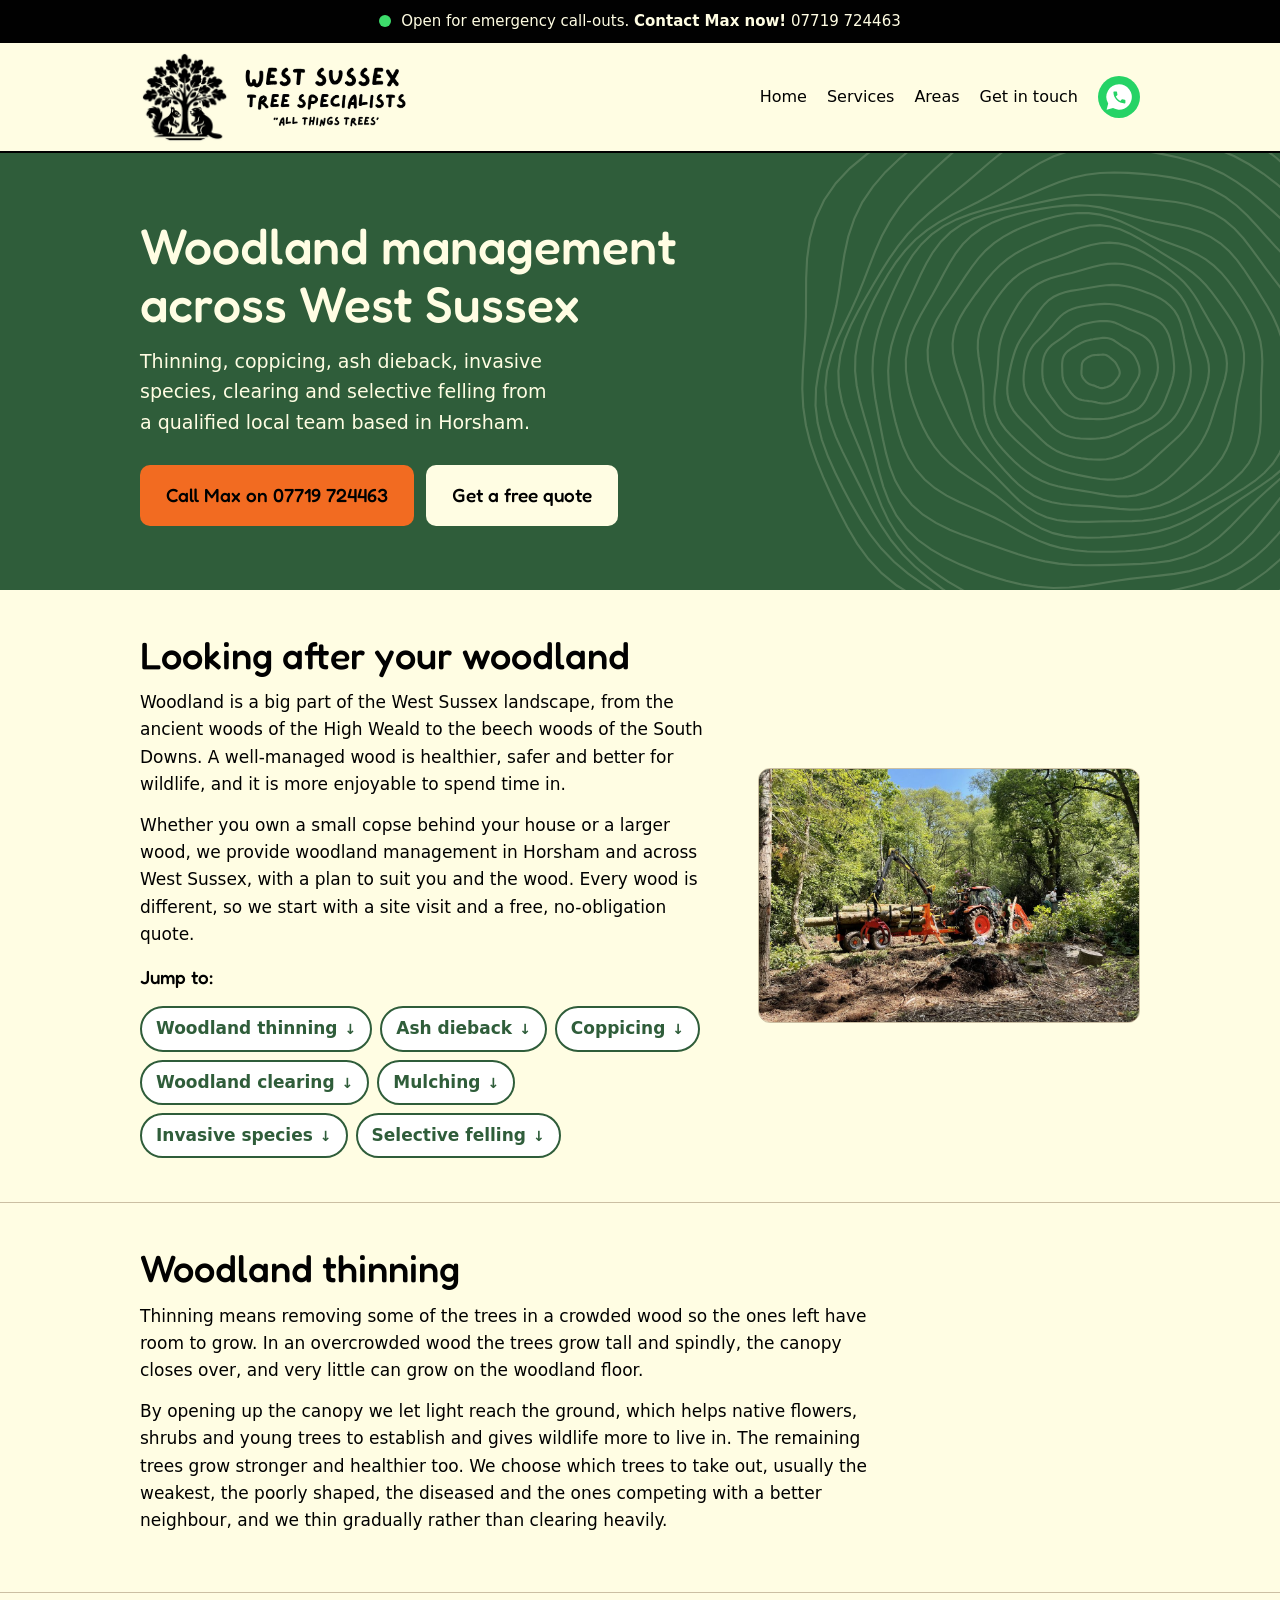
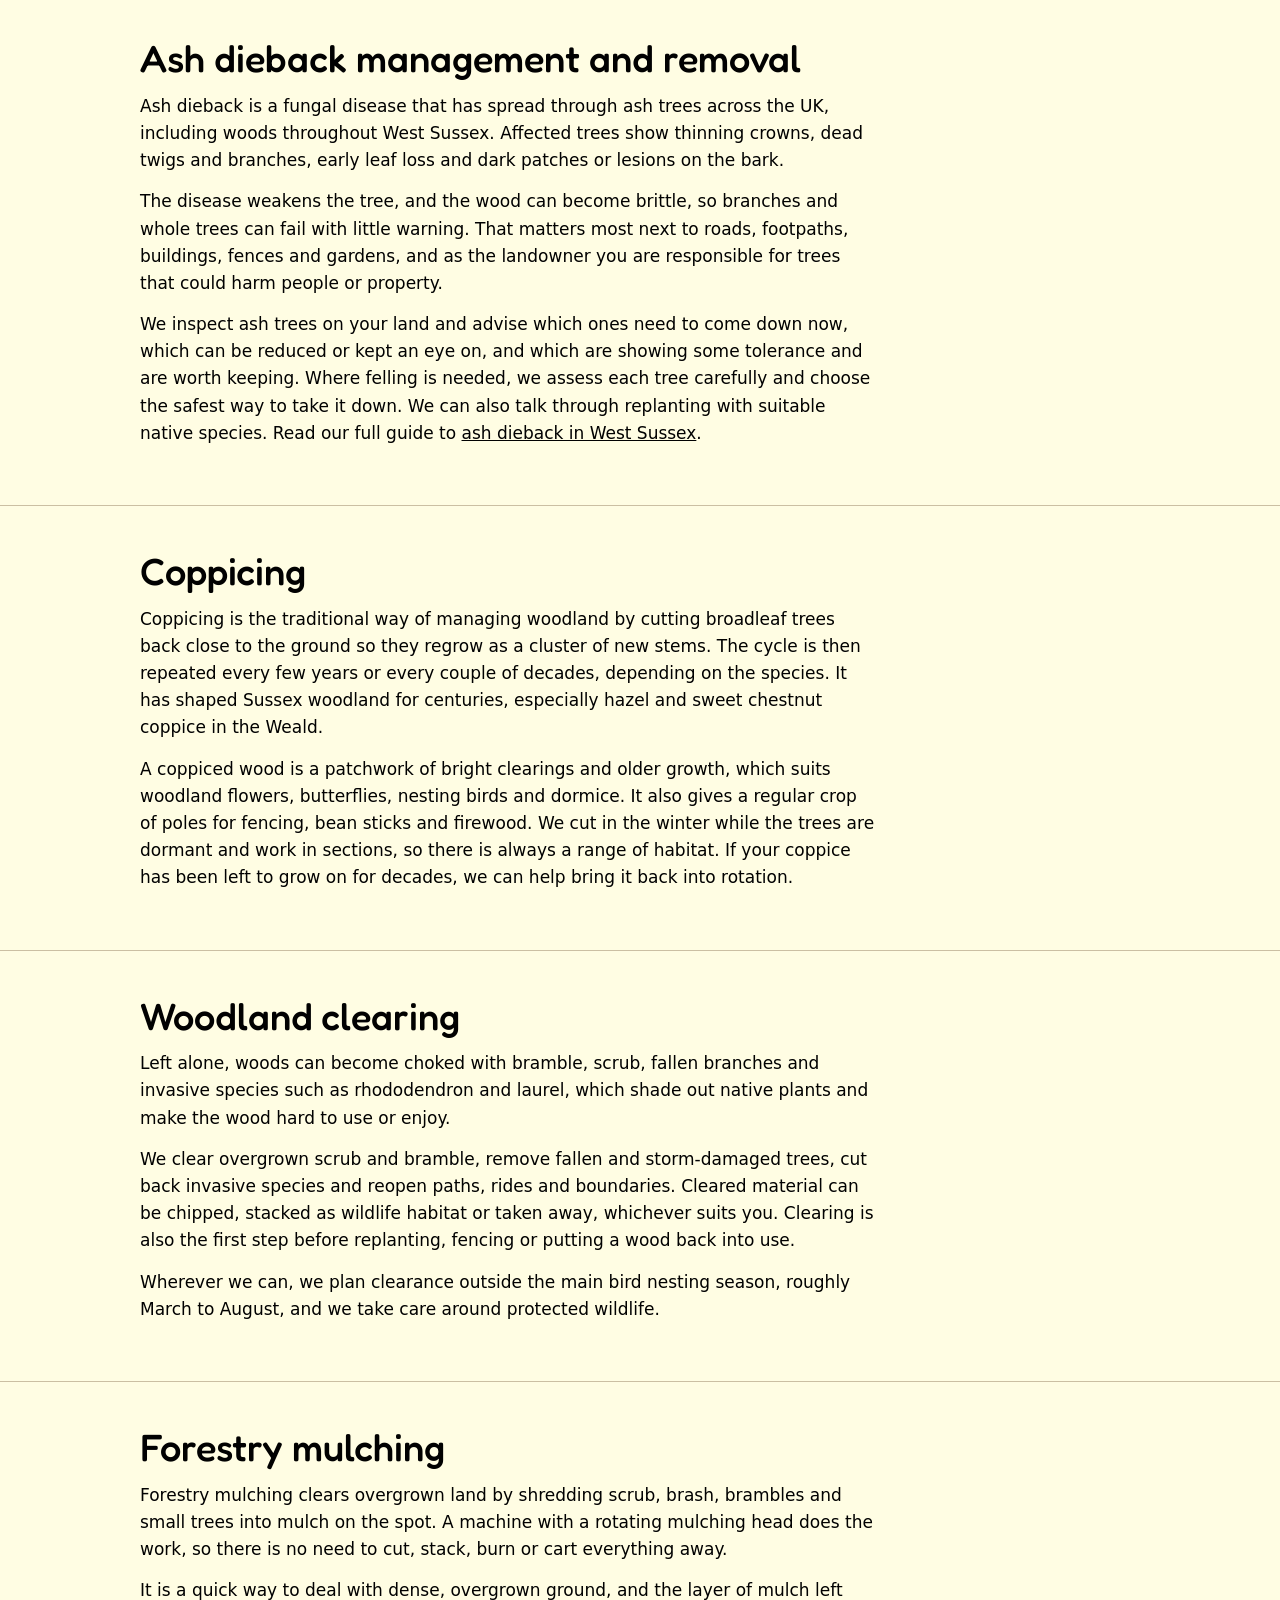
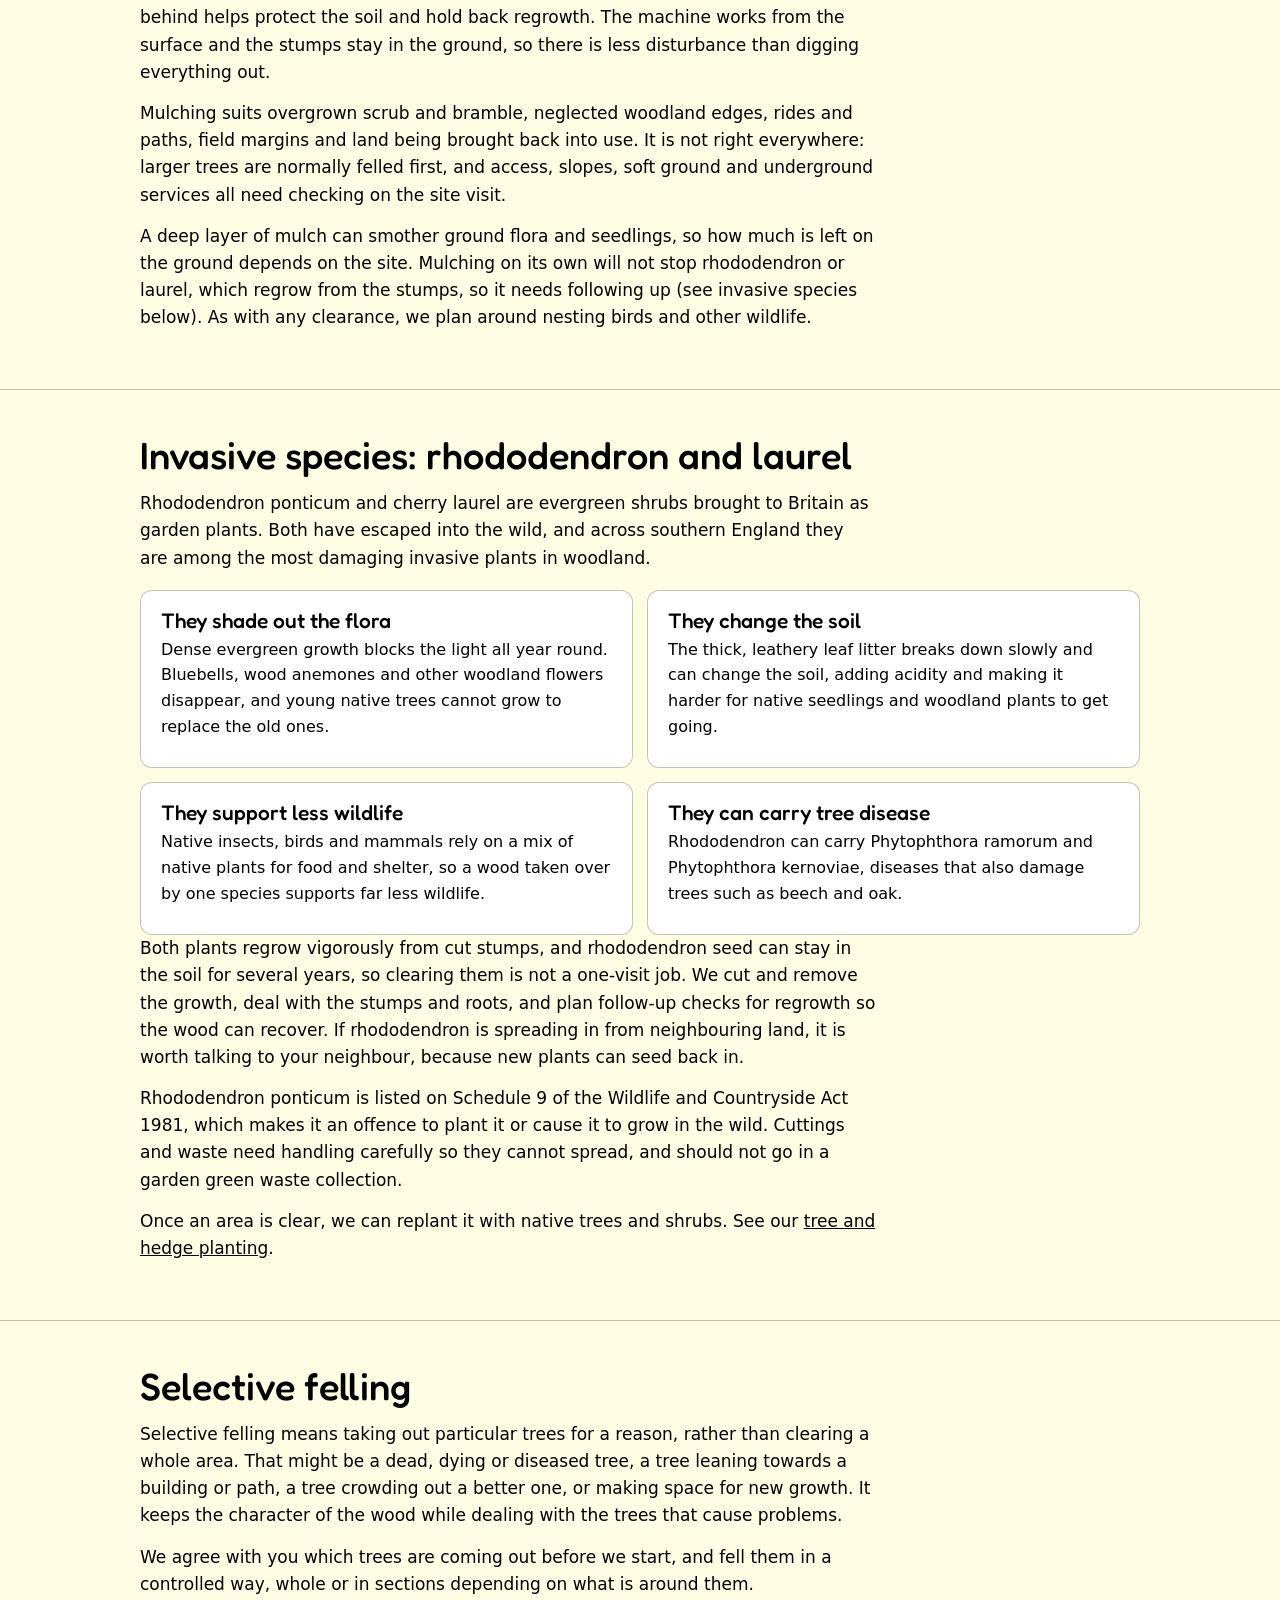
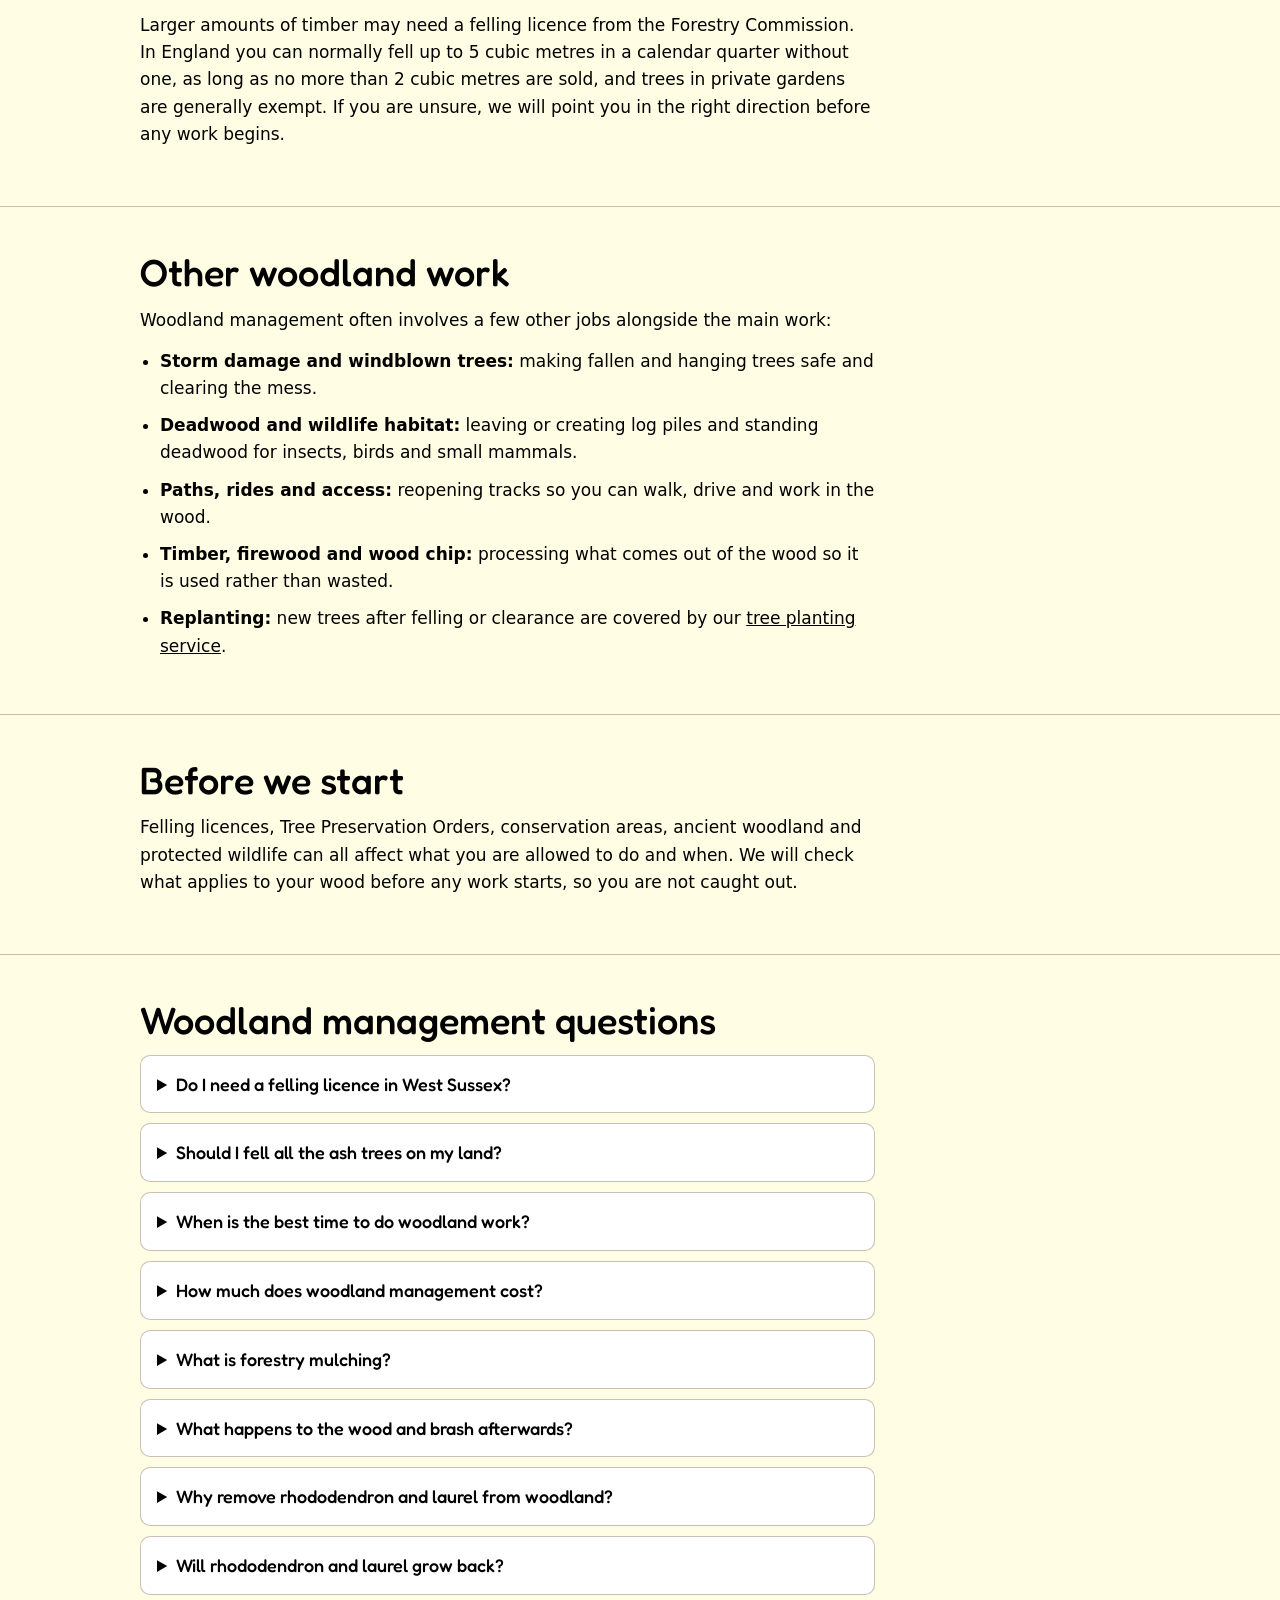
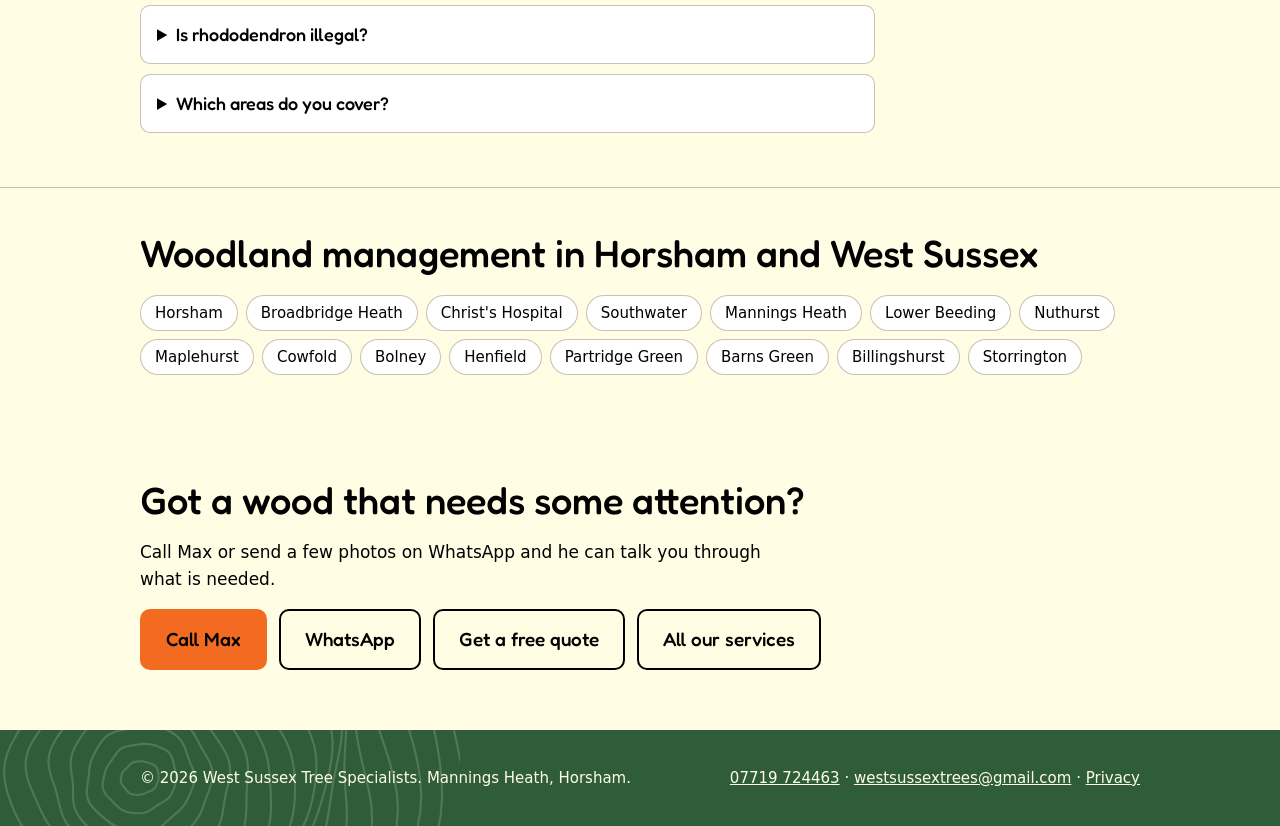
<file: woodland-management.html>
<!DOCTYPE html>
<html lang="en-GB">
<head>
<meta charset="utf-8">
<meta name="viewport" content="width=device-width, initial-scale=1, viewport-fit=cover">
<title>Woodland Management in West Sussex | West Sussex Tree Specialists</title>
<meta name="description" content="Woodland management across West Sussex: thinning, coppicing, ash dieback, forestry mulching, rhododendron and laurel clearance and selective felling. Qualified, fully insured and based in Horsham. Free quotes.">
<link rel="preconnect" href="https://fonts.googleapis.com">
<link rel="preconnect" href="https://fonts.gstatic.com" crossorigin>
<link href="https://fonts.googleapis.com/css2?family=Fredoka:wght@400;500;600&display=swap" rel="stylesheet">
<link rel="stylesheet" href="style.css">

<script type="application/ld+json">{"@context": "https://schema.org", "@type": "FAQPage", "mainEntity": [{"@type": "Question", "name": "Do I need a felling licence in West Sussex?", "acceptedAnswer": {"@type": "Answer", "text": "In England the Forestry Commission regulates tree felling. You can normally fell up to 5 cubic metres of growing trees in a calendar quarter without a licence, as long as no more than 2 cubic metres are sold, and trees in private gardens are generally exempt. Beyond that you will usually need a licence. Tree Preservation Orders and conservation area rules, which are handled by your local council, can apply as well. If you are unsure, ask us before any work begins."}}, {"@type": "Question", "name": "Should I fell all the ash trees on my land?", "acceptedAnswer": {"@type": "Answer", "text": "Not necessarily. Trees near roads, paths and buildings are the priority, because diseased ash can become brittle. Elsewhere, some ash can be kept and monitored, and a few trees show tolerance to the disease. We will walk the site with you and advise tree by tree."}}, {"@type": "Question", "name": "When is the best time to do woodland work?", "acceptedAnswer": {"@type": "Answer", "text": "Most thinning, coppicing and felling is best done in autumn and winter, when the trees are dormant and birds are not nesting. Some clearing and safety work can happen at other times of year, with checks for nesting birds and other wildlife."}}, {"@type": "Question", "name": "How much does woodland management cost?", "acceptedAnswer": {"@type": "Answer", "text": "It depends on the size of the wood, how easy it is to get to, the type of work and how much usable timber comes out. We visit, talk through what you want to achieve and give you a free quote. Some woodland work can qualify for grant funding, so it is worth checking with the Forestry Commission before you start."}}, {"@type": "Question", "name": "What is forestry mulching?", "acceptedAnswer": {"@type": "Answer", "text": "It means shredding scrub and small trees into mulch on site with a machine that has a rotating head, instead of cutting everything up and carting it away. It works well on dense, overgrown ground, and the mulch is left to protect the soil."}}, {"@type": "Question", "name": "What happens to the wood and brash afterwards?", "acceptedAnswer": {"@type": "Answer", "text": "That is up to you. We can chip it, stack it as wildlife habitat, cut it into logs or take it away."}}, {"@type": "Question", "name": "Why remove rhododendron and laurel from woodland?", "acceptedAnswer": {"@type": "Answer", "text": "They shade out woodland flowers and stop young native trees growing, they can change the soil, they support far less wildlife, and rhododendron can carry Phytophthora diseases that harm trees such as beech and oak. Removing them lets the wood recover."}}, {"@type": "Question", "name": "Will rhododendron and laurel grow back?", "acceptedAnswer": {"@type": "Answer", "text": "They can, because both regrow strongly from cut stumps and rhododendron seed can stay in the soil for several years. That is why clearance needs the stumps and roots dealing with, plus follow-up checks for regrowth."}}, {"@type": "Question", "name": "Is rhododendron illegal?", "acceptedAnswer": {"@type": "Answer", "text": "Rhododendron ponticum is listed on Schedule 9 of the Wildlife and Countryside Act 1981, which makes it an offence to plant it or cause it to grow in the wild. If you are unsure what applies to your land, ask us or your local council."}}, {"@type": "Question", "name": "Which areas do you cover?", "acceptedAnswer": {"@type": "Answer", "text": "We are based in Mannings Heath near Horsham and cover woodland across West Sussex, including Horsham, Billingshurst, Southwater, Cowfold, Henfield, Storrington, Nuthurst and Lower Beeding."}}]}</script>
</head>
<body>
<div class="alert"><a href="tel:07719724463"><i class="dot" aria-hidden="true"></i><span class="t"><span class="l1">Open for emergency call-outs</span> <span class="l2">Contact Max now!</span> <span class="num">07719 724463</span></span></a></div>
<header>
  <div class="wrap">
    <a class="brand" href="index.html" aria-label="West Sussex Tree Specialists home"><img class="mark" src="logo-icon.png" alt="" width="184" height="190"><img class="word" src="logo-text.png" alt="West Sussex Tree Specialists. All things trees." width="520" height="203"></a>
    <button class="burger" type="button" aria-expanded="false" aria-controls="menu" aria-label="Menu"><svg viewBox="0 0 24 24" fill="none" stroke="currentColor" stroke-width="2.6" stroke-linecap="round" aria-hidden="true"><path d="M3 6h18M3 12h18M3 18h18"/></svg></button>
    <nav id="menu" aria-label="Main">
      <a href="index.html">Home</a>
      <a href="services.html">Services</a>
      <a href="index.html#areas">Areas</a>
      <a href="index.html#contact">Get in touch</a>
    </nav>
    <a class="wa" href="https://wa.me/447719724463" aria-label="Message us on WhatsApp"><svg viewBox="0 0 24 24" aria-hidden="true"><path fill="#fff" d="M12 2.5a9.5 9.5 0 0 0-8.1 14.4L2.7 21.5l4.8-1.2A9.5 9.5 0 1 0 12 2.5z"/><path fill="#25D366" transform="translate(6.3 6.3) scale(.5)" d="M6.62 10.79c1.44 2.83 3.76 5.14 6.59 6.59l2.2-2.2c.27-.27.67-.36 1.02-.24 1.12.37 2.33.57 3.57.57.55 0 1 .45 1 1V20c0 .55-.45 1-1 1-9.39 0-17-7.61-17-17 0-.55.45-1 1-1h3.5c.55 0 1 .45 1 1 0 1.25.2 2.45.57 3.57.11.35.03.74-.25 1.02l-2.2 2.2z"/></svg></a>
  </div>
</header>

<main id="top">
<div class="hero">
  <svg class="rings" viewBox="-300 -300 600 600" aria-hidden="true" fill="none" stroke="currentColor" stroke-width="2"></svg>
  <div class="wrap">
    <h1>Woodland management across West Sussex</h1>
    <p>Thinning, coppicing, ash dieback, invasive species, clearing and selective felling from a qualified local team based in Horsham.</p>
    <div class="btns">
      <a class="btn call" href="tel:07719724463">Call Max on 07719 724463</a>
      <a class="btn quote" href="index.html#contact">Get a free quote</a>
    </div>
  </div>
</div>

<section class="wsec" id="intro"><div class="wrap wint">
  <div>
    <h2>Looking after your woodland</h2>
    <p>Woodland is a big part of the West Sussex landscape, from the ancient woods of the High Weald to the beech woods of the South Downs. A well-managed wood is healthier, safer and better for wildlife, and it is more enjoyable to spend time in.</p>
    <p>Whether you own a small copse behind your house or a larger wood, we provide woodland management in Horsham and across West Sussex, with a plan to suit you and the wood. Every wood is different, so we start with a site visit and a free, no-obligation quote.</p>
    <p class="jumplabel">Jump to:</p><ul class="jump" aria-label="Jump to a woodland service"><li><a href="#thinning">Woodland thinning</a></li><li><a href="#ash-dieback">Ash dieback</a></li><li><a href="#coppicing">Coppicing</a></li><li><a href="#clearing">Woodland clearing</a></li><li><a href="#mulching">Mulching</a></li><li><a href="#invasive">Invasive species</a></li><li><a href="#selective-felling">Selective felling</a></li></ul>
  </div>
  <div class="media"><img src="woodland-management.jpg" alt="Tractor with a timber trailer and crane loading felled logs in a woodland clearing" width="1100" height="733"></div>
</div></section>

  <section class="wsec" id="thinning"><div class="wrap"><h2>Woodland thinning</h2><p>Thinning means removing some of the trees in a crowded wood so the ones left have room to grow. In an overcrowded wood the trees grow tall and spindly, the canopy closes over, and very little can grow on the woodland floor.</p><p>By opening up the canopy we let light reach the ground, which helps native flowers, shrubs and young trees to establish and gives wildlife more to live in. The remaining trees grow stronger and healthier too. We choose which trees to take out, usually the weakest, the poorly shaped, the diseased and the ones competing with a better neighbour, and we thin gradually rather than clearing heavily.</p></div></section>
  <section class="wsec" id="ash-dieback"><div class="wrap"><h2>Ash dieback management and removal</h2><p>Ash dieback is a fungal disease that has spread through ash trees across the UK, including woods throughout West Sussex. Affected trees show thinning crowns, dead twigs and branches, early leaf loss and dark patches or lesions on the bark.</p><p>The disease weakens the tree, and the wood can become brittle, so branches and whole trees can fail with little warning. That matters most next to roads, footpaths, buildings, fences and gardens, and as the landowner you are responsible for trees that could harm people or property.</p><p>We inspect ash trees on your land and advise which ones need to come down now, which can be reduced or kept an eye on, and which are showing some tolerance and are worth keeping. Where felling is needed, we assess each tree carefully and choose the safest way to take it down. We can also talk through replanting with suitable native species. Read our full guide to <a href="ash-dieback.html">ash dieback in West Sussex</a>.</p></div></section>
  <section class="wsec" id="coppicing"><div class="wrap"><h2>Coppicing</h2><p>Coppicing is the traditional way of managing woodland by cutting broadleaf trees back close to the ground so they regrow as a cluster of new stems. The cycle is then repeated every few years or every couple of decades, depending on the species. It has shaped Sussex woodland for centuries, especially hazel and sweet chestnut coppice in the Weald.</p><p>A coppiced wood is a patchwork of bright clearings and older growth, which suits woodland flowers, butterflies, nesting birds and dormice. It also gives a regular crop of poles for fencing, bean sticks and firewood. We cut in the winter while the trees are dormant and work in sections, so there is always a range of habitat. If your coppice has been left to grow on for decades, we can help bring it back into rotation.</p></div></section>
  <section class="wsec" id="clearing"><div class="wrap"><h2>Woodland clearing</h2><p>Left alone, woods can become choked with bramble, scrub, fallen branches and invasive species such as rhododendron and laurel, which shade out native plants and make the wood hard to use or enjoy.</p><p>We clear overgrown scrub and bramble, remove fallen and storm-damaged trees, cut back invasive species and reopen paths, rides and boundaries. Cleared material can be chipped, stacked as wildlife habitat or taken away, whichever suits you. Clearing is also the first step before replanting, fencing or putting a wood back into use.</p><p>Wherever we can, we plan clearance outside the main bird nesting season, roughly March to August, and we take care around protected wildlife.</p></div></section>
  <section class="wsec" id="mulching"><div class="wrap">
    <h2>Forestry mulching</h2>
    <p>Forestry mulching clears overgrown land by shredding scrub, brash, brambles and small trees into mulch on the spot. A machine with a rotating mulching head does the work, so there is no need to cut, stack, burn or cart everything away.</p>
    <p>It is a quick way to deal with dense, overgrown ground, and the layer of mulch left behind helps protect the soil and hold back regrowth. The machine works from the surface and the stumps stay in the ground, so there is less disturbance than digging everything out.</p>
    <p>Mulching suits overgrown scrub and bramble, neglected woodland edges, rides and paths, field margins and land being brought back into use. It is not right everywhere: larger trees are normally felled first, and access, slopes, soft ground and underground services all need checking on the site visit.</p>
    <p>A deep layer of mulch can smother ground flora and seedlings, so how much is left on the ground depends on the site. Mulching on its own will not stop rhododendron or laurel, which regrow from the stumps, so it needs following up (see invasive species below). As with any clearance, we plan around nesting birds and other wildlife.</p>
  </div></section>
  <section class="wsec" id="invasive"><div class="wrap">
    <h2>Invasive species: rhododendron and laurel</h2>
    <p>Rhododendron ponticum and cherry laurel are evergreen shrubs brought to Britain as garden plants. Both have escaped into the wild, and across southern England they are among the most damaging invasive plants in woodland.</p>
    <div class="opts two">
      <div class="card opt"><h3>They shade out the flora</h3><p>Dense evergreen growth blocks the light all year round. Bluebells, wood anemones and other woodland flowers disappear, and young native trees cannot grow to replace the old ones.</p></div>
      <div class="card opt"><h3>They change the soil</h3><p>The thick, leathery leaf litter breaks down slowly and can change the soil, adding acidity and making it harder for native seedlings and woodland plants to get going.</p></div>
      <div class="card opt"><h3>They support less wildlife</h3><p>Native insects, birds and mammals rely on a mix of native plants for food and shelter, so a wood taken over by one species supports far less wildlife.</p></div>
      <div class="card opt"><h3>They can carry tree disease</h3><p>Rhododendron can carry Phytophthora ramorum and Phytophthora kernoviae, diseases that also damage trees such as beech and oak.</p></div>
    </div>
    <p>Both plants regrow vigorously from cut stumps, and rhododendron seed can stay in the soil for several years, so clearing them is not a one-visit job. We cut and remove the growth, deal with the stumps and roots, and plan follow-up checks for regrowth so the wood can recover. If rhododendron is spreading in from neighbouring land, it is worth talking to your neighbour, because new plants can seed back in.</p>
    <p>Rhododendron ponticum is listed on Schedule 9 of the Wildlife and Countryside Act 1981, which makes it an offence to plant it or cause it to grow in the wild. Cuttings and waste need handling carefully so they cannot spread, and should not go in a garden green waste collection.</p>
    <p>Once an area is clear, we can replant it with native trees and shrubs. See our <a href="planting.html">tree and hedge planting</a>.</p>
  </div></section>
  <section class="wsec" id="selective-felling"><div class="wrap"><h2>Selective felling</h2><p>Selective felling means taking out particular trees for a reason, rather than clearing a whole area. That might be a dead, dying or diseased tree, a tree leaning towards a building or path, a tree crowding out a better one, or making space for new growth. It keeps the character of the wood while dealing with the trees that cause problems.</p><p>We agree with you which trees are coming out before we start, and fell them in a controlled way, whole or in sections depending on what is around them.</p><p>Larger amounts of timber may need a felling licence from the Forestry Commission. In England you can normally fell up to 5 cubic metres in a calendar quarter without one, as long as no more than 2 cubic metres are sold, and trees in private gardens are generally exempt. If you are unsure, we will point you in the right direction before any work begins.</p></div></section>

<section class="wsec" id="related"><div class="wrap">
  <h2>Other woodland work</h2>
  <p>Woodland management often involves a few other jobs alongside the main work:</p>
  <ul class="rel"><li><strong>Storm damage and windblown trees:</strong> making fallen and hanging trees safe and clearing the mess.</li><li><strong>Deadwood and wildlife habitat:</strong> leaving or creating log piles and standing deadwood for insects, birds and small mammals.</li><li><strong>Paths, rides and access:</strong> reopening tracks so you can walk, drive and work in the wood.</li><li><strong>Timber, firewood and wood chip:</strong> processing what comes out of the wood so it is used rather than wasted.</li><li><strong>Replanting:</strong> new trees after felling or clearance are covered by our <a href="planting.html">tree planting service</a>.</li></ul>
</div></section>

<section class="wsec" id="permissions"><div class="wrap">
  <h2>Before we start</h2>
  <p>Felling licences, Tree Preservation Orders, conservation areas, ancient woodland and protected wildlife can all affect what you are allowed to do and when. We will check what applies to your wood before any work starts, so you are not caught out.</p>
</div></section>

<section class="wsec faq" id="faq"><div class="wrap">
  <h2>Woodland management questions</h2>
  <details><summary>Do I need a felling licence in West Sussex?</summary><p>In England the Forestry Commission regulates tree felling. You can normally fell up to 5 cubic metres of growing trees in a calendar quarter without a licence, as long as no more than 2 cubic metres are sold, and trees in private gardens are generally exempt. Beyond that you will usually need a licence. Tree Preservation Orders and conservation area rules, which are handled by your local council, can apply as well. If you are unsure, ask us before any work begins.</p></details><details><summary>Should I fell all the ash trees on my land?</summary><p>Not necessarily. Trees near roads, paths and buildings are the priority, because diseased ash can become brittle. Elsewhere, some ash can be kept and monitored, and a few trees show tolerance to the disease. We will walk the site with you and advise tree by tree.</p></details><details><summary>When is the best time to do woodland work?</summary><p>Most thinning, coppicing and felling is best done in autumn and winter, when the trees are dormant and birds are not nesting. Some clearing and safety work can happen at other times of year, with checks for nesting birds and other wildlife.</p></details><details><summary>How much does woodland management cost?</summary><p>It depends on the size of the wood, how easy it is to get to, the type of work and how much usable timber comes out. We visit, talk through what you want to achieve and give you a free quote. Some woodland work can qualify for grant funding, so it is worth checking with the Forestry Commission before you start.</p></details><details><summary>What is forestry mulching?</summary><p>It means shredding scrub and small trees into mulch on site with a machine that has a rotating head, instead of cutting everything up and carting it away. It works well on dense, overgrown ground, and the mulch is left to protect the soil.</p></details><details><summary>What happens to the wood and brash afterwards?</summary><p>That is up to you. We can chip it, stack it as wildlife habitat, cut it into logs or take it away.</p></details><details><summary>Why remove rhododendron and laurel from woodland?</summary><p>They shade out woodland flowers and stop young native trees growing, they can change the soil, they support far less wildlife, and rhododendron can carry Phytophthora diseases that harm trees such as beech and oak. Removing them lets the wood recover.</p></details><details><summary>Will rhododendron and laurel grow back?</summary><p>They can, because both regrow strongly from cut stumps and rhododendron seed can stay in the soil for several years. That is why clearance needs the stumps and roots dealing with, plus follow-up checks for regrowth.</p></details><details><summary>Is rhododendron illegal?</summary><p>Rhododendron ponticum is listed on Schedule 9 of the Wildlife and Countryside Act 1981, which makes it an offence to plant it or cause it to grow in the wild. If you are unsure what applies to your land, ask us or your local council.</p></details><details><summary>Which areas do you cover?</summary><p>We are based in Mannings Heath near Horsham and cover woodland across West Sussex, including Horsham, Billingshurst, Southwater, Cowfold, Henfield, Storrington, Nuthurst and Lower Beeding.</p></details>
</div></section>

<section class="wsec areas" id="areas" style="border-bottom:0"><div class="wrap">
  <h2>Woodland management in Horsham and West Sussex</h2>
  <ul><li>Horsham</li><li>Broadbridge Heath</li><li>Christ's Hospital</li><li>Southwater</li><li>Mannings Heath</li><li>Lower Beeding</li><li>Nuthurst</li><li>Maplehurst</li><li>Cowfold</li><li>Bolney</li><li>Henfield</li><li>Partridge Green</li><li>Barns Green</li><li>Billingshurst</li><li>Storrington</li></ul>
</div></section>

<section><div class="wrap">
  <h2>Got a wood that needs some attention?</h2>
  <p class="lead">Call Max or send a few photos on WhatsApp and he can talk you through what is needed.</p>
  <div class="btns" style="margin-top:16px">
    <a class="btn call" href="tel:07719724463">Call Max</a>
    <a class="btn outline" href="https://wa.me/447719724463">WhatsApp</a>
    <a class="btn outline" href="index.html#contact">Get a free quote</a>
    <a class="btn outline" href="services.html">All our services</a>
  </div>
</div></section>
</main>

<footer>
  <svg class="rings left" viewBox="-300 -300 600 600" aria-hidden="true" fill="none" stroke="currentColor" stroke-width="2"></svg>
  <div class="wrap">
    <p>&copy; 2026 West Sussex Tree Specialists. Mannings Heath, Horsham.</p>
    <p><a href="tel:07719724463">07719 724463</a> &middot; <a href="mailto:westsussextrees@gmail.com">westsussextrees@gmail.com</a> &middot; <a href="privacy.html">Privacy</a></p>
  </div>
</footer>
<script src="script.js"></script>
</body>
</html>
</file>
<file: style.css>
:root{--cream:#FFFDE3;--black:#010101;--green:#2F5D3A;--orange:#F26B21;--bark:#6B4A2B;--bg:var(--cream);--text:var(--black);--card:#fff;--line:rgba(107,74,43,.35);box-sizing:border-box;padding-top:env(safe-area-inset-top,0px);padding-bottom:env(safe-area-inset-bottom,0px)}
@media (prefers-color-scheme:dark){:root:not([data-theme="light"]){--bg:#10150f;--text:#FFFDE3;--card:#1a2118;--line:rgba(255,253,227,.25)}}
:root[data-theme="dark"]{--bg:#10150f;--text:#FFFDE3;--card:#1a2118;--line:rgba(255,253,227,.25)}
html{scroll-padding-top:env(safe-area-inset-top,0px);scroll-behavior:smooth}
*,*::before,*::after{box-sizing:inherit}
body{margin:0;background:var(--bg);color:var(--text);font:17px/1.6 system-ui,-apple-system,"Segoe UI",Roboto,sans-serif}
h1,h2,h3{font-family:Fredoka,"Trebuchet MS",system-ui,sans-serif;font-weight:500;line-height:1.15;margin:0}
a{color:inherit}
.wrap{max-width:1040px;margin:0 auto;padding:0 20px}
.alert{background:var(--black);color:var(--cream);text-align:center;font-size:15px;padding:9px 16px}
.alert a{display:inline-flex;align-items:center;gap:10px;text-decoration:none;font-weight:500}
.alert a:hover span.t{text-decoration:underline}
.dot{flex:none;width:12px;height:12px;border-radius:50%;background:#3DDC6B;animation:blink 1.6s ease-in-out infinite}
@keyframes blink{0%,100%{opacity:1;box-shadow:0 0 10px 3px rgba(61,220,107,.85)}50%{opacity:.3;box-shadow:0 0 0 0 rgba(61,220,107,0)}}
header{background:var(--cream);color:var(--black);border-bottom:2px solid var(--black)}
header .wrap{display:flex;align-items:center;justify-content:space-between;gap:12px;flex-wrap:wrap;padding-top:8px;padding-bottom:8px}
.brand{display:flex;align-items:center;gap:14px;text-decoration:none}
.mark{height:92px;width:auto;display:block}
.word{width:165px;height:auto;display:block}
nav{display:flex;align-items:center;gap:6px 20px;flex-wrap:wrap}
nav a{text-decoration:none;font-weight:500;font-size:16px;padding:6px 0}
nav a:hover{text-decoration:underline}
.wa{display:inline-flex;width:42px;height:42px;border-radius:50%;background:var(--green);align-items:center;justify-content:center}
.wa svg{width:32px;height:32px}
.hero,footer{position:relative;overflow:hidden;background:var(--green);color:var(--cream)}
.rings{position:absolute;right:-140px;top:50%;width:640px;height:640px;transform:translateY(-50%);color:var(--cream);opacity:.16;pointer-events:none}
.rings.left{right:auto;left:-180px}
.hero .wrap{position:relative;padding-top:64px;padding-bottom:64px}
.hero h1{font-size:clamp(32px,5.4vw,50px);max-width:20ch}
.hero p{font-size:19px;margin:14px 0 28px;max-width:34ch}
.btns{display:flex;gap:12px;flex-wrap:wrap}
.btn{display:inline-block;text-decoration:none;font-family:Fredoka,system-ui,sans-serif;font-weight:500;font-size:19px;padding:13px 24px;border-radius:10px;border:2px solid transparent;cursor:pointer}
.btn.call{background:var(--orange);color:var(--black)}
.btn.quote{background:var(--cream);color:var(--black)}
.btn:hover{filter:brightness(1.07)}
.btn:focus-visible,a:focus-visible,input:focus-visible,textarea:focus-visible{outline:3px solid var(--orange);outline-offset:3px}
.badges{border-bottom:1px solid var(--line)}
.badges ul{list-style:none;margin:0;padding:18px 0;display:flex;gap:10px 14px;flex-wrap:wrap;justify-content:center}
.badges li{display:inline-flex;align-items:center;gap:8px;border:1.5px solid var(--bark);border-radius:10px;padding:7px 14px;font-weight:500;font-size:15px;background:var(--card)}
.badges svg{width:18px;height:18px;flex:none}
.badges img{height:22px;width:auto;display:block}
.badges .tick{color:var(--green)}
@media (prefers-color-scheme:dark){:root:not([data-theme="light"]) .badges .tick{color:#7bd694}}
section{padding:60px 0}
section h2{font-size:clamp(28px,4vw,38px);margin-bottom:16px}
.about p{max-width:62ch;margin:0 0 14px}
.about .tag{color:var(--bark);font-weight:500}
@media (prefers-color-scheme:dark){:root:not([data-theme="light"]) .about .tag{color:#d9b48a}}
.grid{display:grid;grid-template-columns:repeat(auto-fill,minmax(230px,1fr));gap:14px;margin-top:22px}
.card{background:var(--card);border:1.5px solid var(--line);border-radius:12px;padding:18px 20px}
.card{overflow:hidden}
.ba{position:relative;overflow:hidden;background:#222;aspect-ratio:3/2}
.ba img{position:absolute;inset:0;width:100%;height:100%;object-fit:cover;display:block}
.ba .a{opacity:0;transition:opacity .7s ease}
.ba[data-state="after"] .a{opacity:1}
.tog{position:absolute;left:12px;bottom:12px;display:flex;border:2px solid var(--black);border-radius:10px;overflow:hidden;background:var(--cream)}
.tog button{font:500 16px Fredoka,system-ui,sans-serif;color:var(--black);background:transparent;border:0;padding:8px 16px;cursor:pointer}
.tog button[aria-pressed="true"]{background:var(--orange)}
.card h3{font-size:21px;margin-bottom:6px}
.card p{margin:0;font-size:16px}
.card.urgent{border-color:var(--orange);border-width:2px}
.reviews .stars{font-family:Fredoka,system-ui,sans-serif;font-size:22px;margin-bottom:6px}
.reviews .stars b{color:var(--orange);letter-spacing:2px;font-weight:500}
.note{border:2px dashed var(--line);border-radius:12px;padding:20px;max-width:62ch}
.areas ul{list-style:none;margin:20px 0 0;padding:0;display:flex;flex-wrap:wrap;gap:8px}
.areas li{border:1.5px solid var(--line);border-radius:999px;padding:5px 14px;font-size:15px;background:var(--card)}
.contact{background:var(--card);border-top:1px solid var(--line)}
.contact .cols{display:grid;grid-template-columns:repeat(auto-fit,minmax(280px,1fr));gap:32px;margin-top:8px}
.contact .big{display:flex;align-items:center;gap:12px;font-family:Fredoka,system-ui,sans-serif;font-size:24px;text-decoration:none;margin-bottom:12px}
.contact .big svg{width:26px;height:26px;flex:none}
label{display:block;font-weight:500;margin:0 0 4px}
input,textarea{width:100%;font:inherit;color:var(--text);background:var(--bg);border:1.5px solid var(--line);border-radius:8px;padding:10px 12px;margin-bottom:14px}
textarea{min-height:110px;resize:vertical}
form small{display:block;margin-top:10px;color:inherit;opacity:.75;font-size:14px}
footer .wrap{position:relative;padding-top:36px;padding-bottom:36px;display:flex;justify-content:space-between;gap:16px;flex-wrap:wrap;align-items:center}
footer p{margin:0;font-size:15px}
footer a{font-weight:500}
@media (prefers-reduced-motion:reduce){html{scroll-behavior:auto}.dot{animation:none}.ba .a{transition:none}}
@media (max-width:560px){.brand{gap:10px}.mark{height:66px}.word{width:min(150px,42vw)}section{padding:44px 0}.hero .wrap{padding-top:44px;padding-bottom:44px}.rings{right:-260px}}

:root{--icon:#2F5D3A}
@media (prefers-color-scheme:dark){:root:not([data-theme="light"]){--icon:#7bd694}}
:root[data-theme="dark"]{--icon:#7bd694}
.lead{max-width:60ch;margin:0 0 6px}
.ov{display:grid;gap:14px;grid-template-columns:1fr;margin-top:22px}
.tile{display:flex;align-items:center;gap:16px;text-decoration:none;background:var(--card);border:1.5px solid var(--line);border-radius:12px;padding:18px 20px;transition:transform .15s,border-color .15s}
.tile:hover{transform:translateY(-3px);border-color:var(--green)}
.tile svg{width:56px;height:56px;flex:none;color:var(--icon)}
.tile h3{font-size:20px;margin-bottom:4px}
.tile p{margin:0;font-size:15px;line-height:1.45}
.tile.urgent{border:2px solid var(--orange)}
.tile.urgent svg{color:var(--orange)}
.listmore{margin-top:34px;text-align:center}
.btn.outline{background:transparent;color:var(--text);border-color:var(--text)}
@media (min-width:560px){.ov{grid-template-columns:repeat(2,1fr)}.tile{flex-direction:column;align-items:flex-start}}
@media (min-width:900px){.ov{grid-template-columns:repeat(4,1fr)}}
.svcblock{padding:44px 0;border-bottom:1px solid var(--line)}
.sb{display:grid;gap:22px;align-items:center}
.sb h2{margin-bottom:10px}
.sb p{margin:0 0 14px;max-width:52ch}
.hint{font-size:14px;opacity:.75;margin-top:-4px}
.media{border-radius:12px;overflow:hidden;border:1.5px solid var(--line)}
.media.iconpanel{aspect-ratio:3/2;background:var(--card);display:flex;align-items:center;justify-content:center;color:var(--icon)}
.media.iconpanel svg{width:34%;height:auto}
.media.iconpanel.urgent{color:var(--orange);border-color:var(--orange)}
@media (min-width:820px){.sb{grid-template-columns:1fr 1fr;gap:44px}.svcblock:nth-child(odd) .media{order:2}}
.notlisted{margin:0 0 14px;font-family:Fredoka,system-ui,sans-serif;font-size:22px;font-weight:500}
.notlisted a{color:var(--icon)}
.media>img{display:block;width:100%;height:auto}
.media.urgent{border:2px solid var(--orange)}
header .wrap{justify-content:flex-start;gap:12px}
.brand{margin-right:auto}
.wa{background:#25D366;margin-left:8px}
.burger{display:none;width:48px;height:48px;align-items:center;justify-content:center;background:transparent;border:0;color:var(--black);cursor:pointer;padding:0}
.burger:focus-visible{outline:3px solid var(--orange);outline-offset:2px;border-radius:8px}
.burger svg{width:38px;height:38px}
@media (max-width:779px){
header .wrap{gap:8px}
.burger{display:inline-flex;order:3}
.wa{order:2;margin-left:0}
.brand{order:1;margin-left:0;margin-right:auto}
#menu{order:4;flex-basis:100%;display:none;flex-direction:column;align-items:stretch;gap:0;margin-top:6px;border-top:1px solid rgba(1,1,1,.2)}
#menu.open{display:flex}
#menu a{padding:13px 4px;font-size:18px;border-bottom:1px solid rgba(1,1,1,.12)}
}
@media (max-width:560px){.mark{height:58px}.word{width:min(105px,29vw)}.brand{gap:8px}}
.alert .l1::after{content:"."}
.alert .l2{font-weight:600}
@media (max-width:560px){
.alert{padding:8px 12px;line-height:1.35}
.alert a{gap:12px}
.alert .t{text-align:left}
.alert .l1::after{content:none}
.alert .l1{display:block}
.alert .l2{display:none}
.alert .num{display:none}
}
.ab{display:grid;gap:26px;align-items:center}
.abpic{margin:0;max-width:420px}
.abpic img{display:block;width:100%;height:auto;border-radius:12px;border:1.5px solid var(--line)}
@media (min-width:820px){.ab{grid-template-columns:1.25fr .75fr;gap:48px}.abpic{justify-self:end}}
.wsec{padding:44px 0;border-bottom:1px solid var(--line)}
.wsec h2{margin-bottom:12px}
.wsec p{margin:0 0 14px;max-width:68ch}
.wsec .wrap>ul.rel,.wsec .wrap>.faq-item{max-width:68ch}
.wint{display:grid;gap:26px;align-items:center}
.jump{list-style:none;margin:18px 0 0;padding:0;display:flex;flex-wrap:wrap;gap:8px}
.jump a{display:inline-block;border:1.5px solid var(--line);border-radius:999px;padding:6px 14px;text-decoration:none;font-weight:500;background:var(--card)}
.jump a:hover{border-color:var(--green)}
.rel{margin:0;padding-left:20px;max-width:68ch}
.rel li{margin-bottom:10px}
.faq details{max-width:68ch;border:1.5px solid var(--line);border-radius:10px;background:var(--card);margin-bottom:10px}
.faq summary{cursor:pointer;padding:14px 16px;font-family:Fredoka,system-ui,sans-serif;font-size:18px;font-weight:500}
.faq details p{padding:0 16px 14px;margin:0}
@media (min-width:820px){.wint{grid-template-columns:1.2fr .8fr;gap:44px}}
.sr{position:absolute;left:-9999px;width:1px;height:1px;overflow:hidden}
.opts{display:grid;gap:14px;margin-top:18px}
.opt h3{font-size:21px;margin-bottom:4px}
.opt p{margin:0 0 10px;max-width:none}
.opt .when{font-weight:600;color:var(--icon)}
.steps{list-style:none;margin:0;padding:0;display:grid;gap:12px;max-width:68ch;counter-reset:s}
.steps li{counter-increment:s;position:relative;padding-left:44px}
.steps li::before{content:counter(s);position:absolute;left:0;top:0;width:32px;height:32px;border-radius:50%;background:var(--green);color:#fff;display:flex;align-items:center;justify-content:center;font-family:Fredoka,system-ui,sans-serif;font-weight:500}
:root{--cb:#2F5D3A;--cp:#BBD6BF;--cptx:#1f4a2b;--cW:#2D6A9F;--cw:#BCD8EE;--cwtx:#1b4a73;--cn:rgba(128,128,128,.13)}
@media (prefers-color-scheme:dark){:root:not([data-theme="light"]){--cb:#3f8a55;--cp:#2c5136;--cptx:#d9efdc;--cW:#3a7fb8;--cw:#26435f;--cwtx:#cfe4f6}}
.calwrap{overflow-x:auto;margin:18px 0 10px;padding-bottom:4px}
.cal{border-collapse:separate;border-spacing:3px;min-width:560px;width:100%}
.cal thead th{font-size:13px;font-weight:600;padding:4px 0}
.cal tbody th{position:sticky;left:0;z-index:1;background:var(--bg);text-align:left;font-weight:600;font-size:14px;line-height:1.25;padding:0 10px 0 0;min-width:130px}
.cal tbody th small{display:block;font-weight:400;opacity:.75;font-size:12px}
.cal td{height:38px;text-align:center;border-radius:6px;font-size:13px;padding:0}
.c-b{background:var(--cb);color:#fff}
.c-p{background:var(--cp);color:var(--cptx)}
.c-n{background:var(--cn)}
.c-W{background:var(--cW);color:#fff}
.c-w{background:var(--cw);color:var(--cwtx)}
.cal td.now,.cal th.now{outline:2px solid var(--orange);outline-offset:-1px}
.cal thead th.now{background:var(--orange);color:#010101;border-radius:6px}
.legend{list-style:none;margin:6px 0 0;padding:0;display:flex;flex-wrap:wrap;gap:8px 18px;font-size:14px}
.legend li{display:flex;align-items:center;gap:6px}
.legend i{display:inline-flex;width:22px;height:22px;border-radius:5px;align-items:center;justify-content:center;font-style:normal;font-size:12px}
.legend i.nowkey{outline:2px solid var(--orange);outline-offset:-1px}
@media (min-width:820px){.opts{grid-template-columns:repeat(3,1fr)}}
.oicon{display:block;width:56px;height:56px;color:var(--icon);margin-bottom:10px}
.jumplabel{margin:20px 0 8px;font-family:Fredoka,system-ui,sans-serif;font-size:19px;font-weight:500}
.jump{margin-top:0}
.jump a{border:2px solid var(--icon);color:var(--icon);font-weight:600;padding:7px 14px;transition:background .15s,color .15s}
.jump a::after{content:"\2193";margin-left:7px;font-size:14px}
.jump a:hover,.jump a:focus-visible{background:var(--icon);color:var(--bg)}
@media (min-width:820px){.opts.two{grid-template-columns:repeat(2,1fr)}}
.how{background:var(--green);color:var(--cream);padding:56px 0}
.how h2{color:var(--cream);margin-bottom:8px}
.how .lead{color:var(--cream);margin:0}
.hsteps{list-style:none;margin:26px 0 0;padding:0;display:grid;gap:14px}
.hsteps li{position:relative;background:var(--cream);color:var(--black);border-radius:14px;padding:20px}
.hsteps .n{display:flex;align-items:center;justify-content:center;width:46px;height:46px;border-radius:50%;background:var(--orange);color:var(--black);font-family:Fredoka,system-ui,sans-serif;font-size:24px;font-weight:600;margin-bottom:12px}
.hsteps h3{font-size:21px;margin-bottom:6px}
.hsteps p{margin:0;font-size:16px;line-height:1.5}
@media (min-width:820px){.hsteps{grid-template-columns:repeat(4,1fr);gap:20px}.hsteps li:not(:last-child)::after{content:"\2192";position:absolute;right:-18px;top:28px;color:var(--cream);font-size:24px;line-height:1}}
.howcta{margin-top:34px;padding-top:28px;border-top:1px solid rgba(255,253,227,.35)}
.howcta h3{font-size:clamp(22px,3.4vw,28px);color:var(--cream);margin-bottom:6px}
.howcta p{color:var(--cream);margin:0 0 16px}
.stats{display:grid;gap:12px;margin:22px 0 4px;max-width:900px}
.stat{background:var(--card);border:1.5px solid var(--line);border-radius:12px;padding:16px 18px}
.stat b{display:block;font-family:Fredoka,system-ui,sans-serif;font-size:34px;font-weight:600;line-height:1.1;color:var(--icon);margin-bottom:4px}
.stat span{font-size:15px;line-height:1.4}
.timeline{list-style:none;margin:20px 0 0;padding:0 0 0 22px;border-left:3px solid var(--icon);max-width:68ch}
.timeline li{position:relative;margin:0 0 18px;padding-left:18px}
.timeline li::before{content:"";position:absolute;left:-33px;top:5px;width:16px;height:16px;border-radius:50%;background:var(--orange);border:3px solid var(--bg)}
.timeline strong{display:block;font-family:Fredoka,system-ui,sans-serif;font-size:20px;font-weight:500}
.tri{display:grid;gap:12px;margin:20px 0}
.tri .t{background:var(--card);border:1.5px solid var(--line);border-left:9px solid var(--green);border-radius:10px;padding:16px 18px}
.tri .amber{border-left-color:#E8A317}
.tri .red{border-left-color:#C0392B}
.tri h3{font-size:21px;margin-bottom:6px}
.tri p{margin:0;max-width:none;font-size:16px}
h3.sub{font-size:22px;margin:22px 0 8px}
.sources{margin:0;padding-left:20px;max-width:68ch}
.sources li{margin-bottom:8px}
@media (min-width:700px){.stats{grid-template-columns:repeat(3,1fr)}}
@media (min-width:820px){.tri{grid-template-columns:repeat(3,1fr)}}
.abpics{display:grid;gap:12px;max-width:420px;width:100%}
.abpics .abpic{max-width:none;justify-self:stretch}
.abpics img{aspect-ratio:4/5;object-fit:cover}
@media (min-width:820px){.ab{grid-template-columns:1.25fr .75fr}.abpics{justify-self:end}}
.rvgrid{display:grid;gap:14px;margin-top:20px}
.rv{margin:0;background:var(--card);border:1.5px solid var(--line);border-radius:12px;padding:20px;display:flex;flex-direction:column;gap:10px}
.rvs{color:var(--orange);font-size:22px;letter-spacing:2px;line-height:1}
.rv blockquote{margin:0;font-size:16px;line-height:1.55;flex:1}
.rv figcaption{font-size:15px}
.rv figcaption span{opacity:.7;margin-left:4px}
@media (min-width:820px){.rvgrid{grid-template-columns:repeat(3,1fr)}}
select{width:100%;font:inherit;color:var(--text);background:var(--bg);border:1.5px solid var(--line);border-radius:8px;padding:10px 12px;margin-bottom:14px}
.hp{position:absolute;left:-9999px;width:1px;height:1px;opacity:0}
#formmsg{margin:12px 0 0;font-weight:600;min-height:1.4em}
#formmsg.ok{color:var(--icon)}
#formmsg.err{color:#C0392B}
@media (prefers-color-scheme:dark){:root:not([data-theme="light"]) #formmsg.err{color:#ff9a8a}}
button.btn:disabled{opacity:.6;cursor:wait}
</file>
